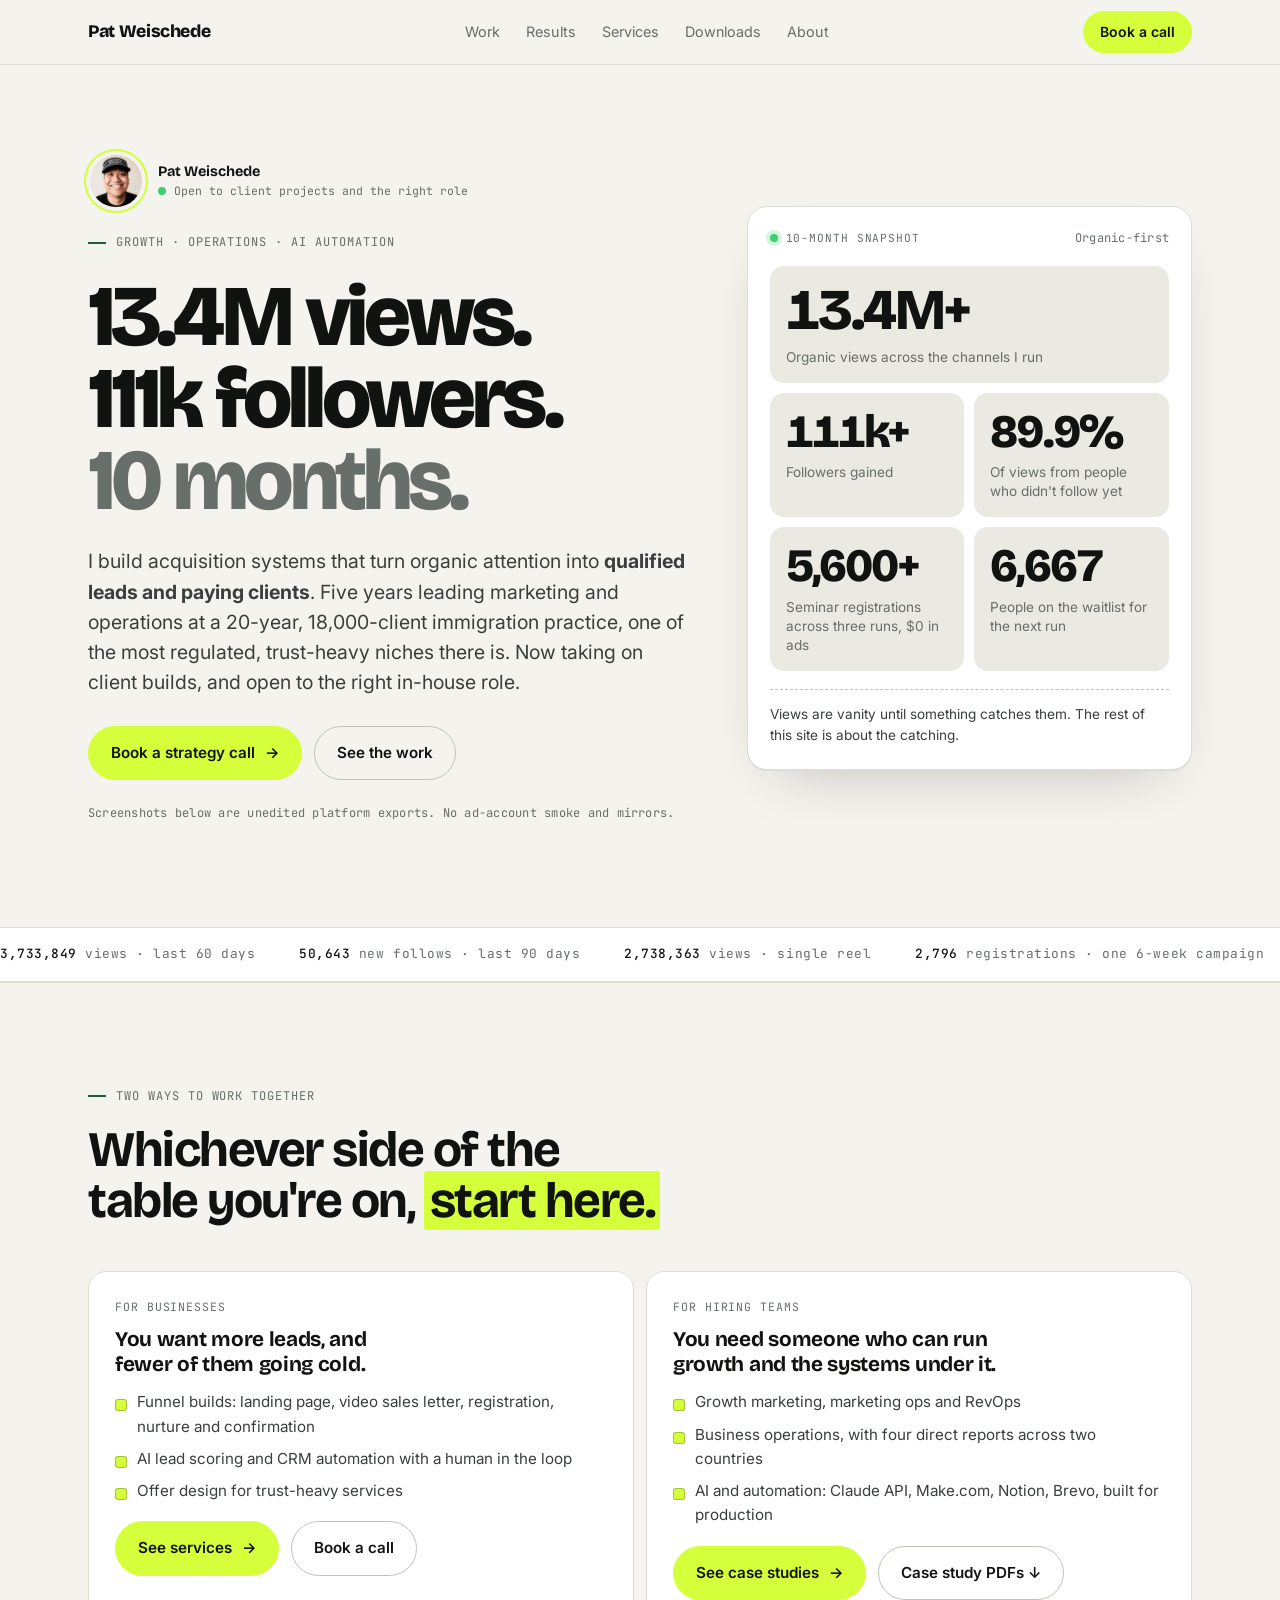
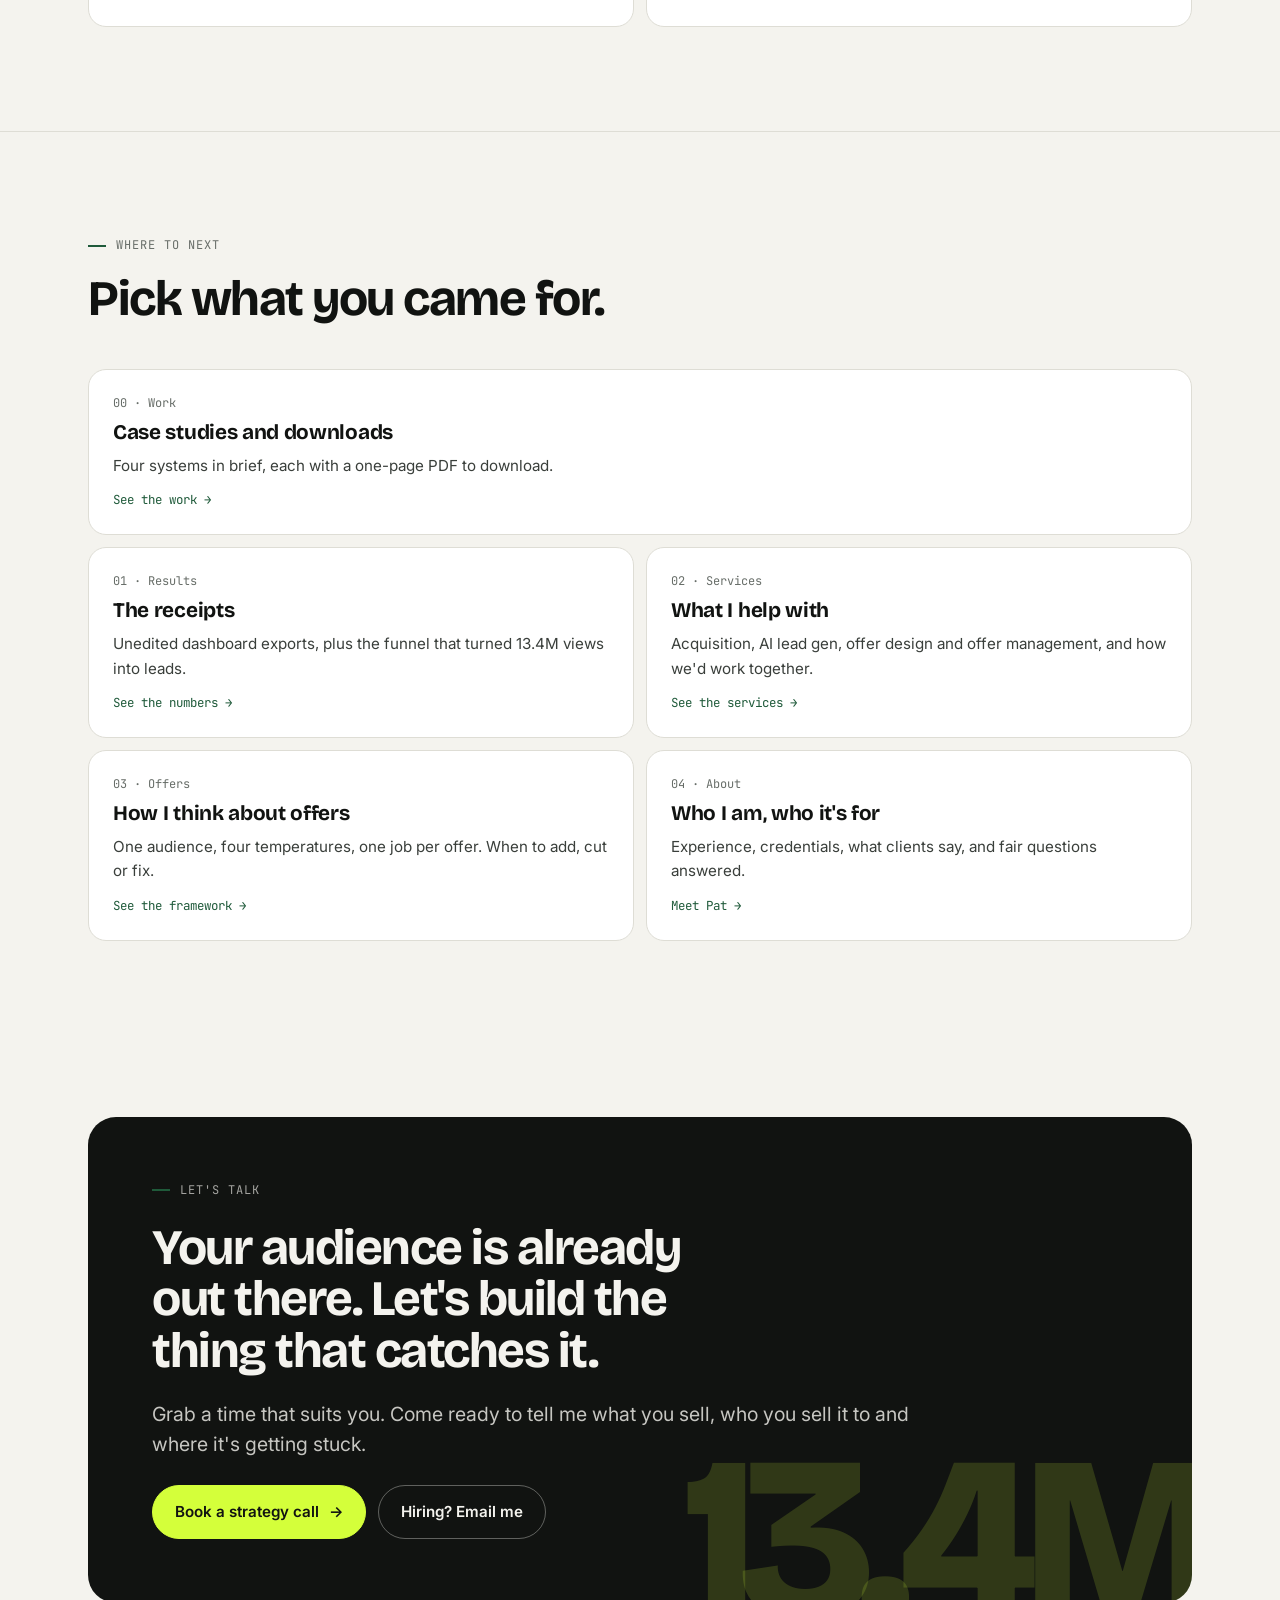
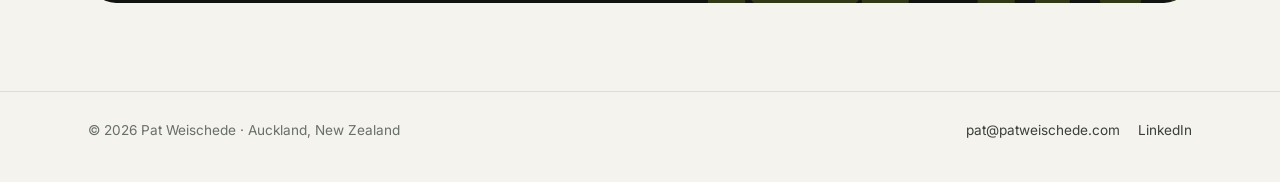
<file: index.html>
<!DOCTYPE html>
<html lang="en-NZ">
<head>
<meta charset="utf-8">
<meta name="viewport" content="width=device-width, initial-scale=1">
<title>Pat Weischede</title>
<meta name="description" content="Pat Weischede builds acquisition systems that turn organic attention into paying clients: 13.4M organic views, 5,600+ seminar registrations and AI lead grading in production, with $0 in ads. Available for client projects and growth, operations and AI automation roles.">
<meta property="og:title" content="13.4M views. 111k followers. 10 months. — Pat Weischede">
<meta property="og:description" content="Acquisition, offer design and AI lead gen for coaches, consultants, advisors and growing businesses.">
<meta property="og:type" content="website">
<meta property="og:url" content="https://patweischede.com">
<meta property="og:image" content="https://patweischede.com/og-image.jpg">
<meta name="twitter:card" content="summary_large_image">
<link rel="canonical" href="https://patweischede.com">
<link rel="icon" type="image/svg+xml" href="data:image/svg+xml,<svg xmlns='http://www.w3.org/2000/svg' viewBox='0 0 100 100'><rect width='100' height='100' rx='22' fill='%23111311'/><text x='50' y='68' font-family='Arial' font-weight='700' font-size='52' text-anchor='middle' fill='%23D4FF3A'>P</text></svg>">
<link rel="preconnect" href="https://fonts.googleapis.com">
<link rel="preconnect" href="https://fonts.gstatic.com" crossorigin>
<link rel="stylesheet" href="https://fonts.googleapis.com/css2?family=Bricolage+Grotesque:opsz,wght@12..96,500..800&family=Inter:wght@400;500;600&family=JetBrains+Mono:wght@400;500&display=swap">
<link rel="stylesheet" href="styles.css">
</head>
<body>
<div class="progress" aria-hidden="true"></div>

<div class="nav-bar">
  <nav class="wrap nav" aria-label="Primary">
    <a class="brand" href="index.html" aria-current="page">Pat Weischede</a>
    <div class="nav-links">
      <a href="work.html">Work</a>
      <a href="results.html">Results</a>
      <a href="services.html">Services</a>
      <a href="work.html#documents">Downloads</a>
      <a href="about.html">About</a>
    </div>
    <a class="btn btn-primary" href="https://cal.com/patweischede/strategy-call" target="_blank" rel="noopener">Book a call</a>
  </nav>
</div>

<main id="top">

  <header class="wrap hero">
    <div class="hero-grid">
      <div class="hero-copy">
        <div class="avail">
          <span class="avatar"><img src="assets/pat.jpg" width="56" height="56" alt="Pat Weischede smiling"></span>
          <span class="avail-text"><b>Pat Weischede</b><span class="avail-status"><i aria-hidden="true"></i>Open to client projects and the right role</span></span>
        </div>
        <span class="kicker">Growth · Operations · AI automation</span>
        <h1>
          <span class="line">13.4M views.</span>
          <span class="line">111k followers.</span>
          <span class="line dim">10 months.</span>
        </h1>
        <p class="lede">
          I build acquisition systems that turn organic attention into <strong>qualified leads and paying clients</strong>. Five years leading marketing and operations at a 20-year, 18,000-client immigration practice, one of the most regulated, trust-heavy niches there is. Now taking on client builds, and open to the right in-house role.
        </p>
        <div class="cta-row">
          <a class="btn btn-primary shine" href="https://cal.com/patweischede/strategy-call" target="_blank" rel="noopener">Book a strategy call <span class="arr" aria-hidden="true">→</span></a>
          <a class="btn btn-ghost" href="work.html">See the work</a>
        </div>
        <span class="fine">Screenshots below are unedited platform exports. No ad-account smoke and mirrors.</span>
      </div>

      <aside class="receipt" aria-label="Results summary">
        <div class="receipt-top">
          <span class="live">10-month snapshot</span>
          <span class="fine">Organic-first</span>
        </div>
        <div class="big-stats">
          <div class="big-stat wide">
            <div class="fig" data-count="13.4" data-suffix="M+" data-decimals="1">13.4M+</div>
            <div class="cap">Organic views across the channels I run</div>
          </div>
          <div class="big-stat">
            <div class="fig" data-count="111" data-suffix="k+">111k+</div>
            <div class="cap">Followers gained</div>
          </div>
          <div class="big-stat">
            <div class="fig" data-count="89.9" data-suffix="%" data-decimals="1">89.9%</div>
            <div class="cap">Of views from people who didn't follow yet</div>
          </div>
          <div class="big-stat">
            <div class="fig" data-count="5600" data-suffix="+">5,600+</div>
            <div class="cap">Seminar registrations across three runs, $0 in ads</div>
          </div>
          <div class="big-stat">
            <div class="fig" data-count="6667" data-suffix="">6,667</div>
            <div class="cap">People on the waitlist for the next run</div>
          </div>
        </div>
        <div class="receipt-foot">Views are vanity until something catches them. The rest of this site is about the catching.</div>
      </aside>
    </div>
  </header>

  <div class="ticker" aria-hidden="true">
    <div class="ticker-track">
      <span><b>3,733,849</b> views · last 60 days</span>
      <span><b>50,643</b> new follows · last 90 days</span>
      <span><b>2,738,363</b> views · single reel</span>
      <span><b>2,796</b> registrations · one 6-week campaign</span>
      <span><b>$0</b> media spend · three campaigns</span>
      <span><b>A / B / C</b> AI lead grading · live</span>
      <span><b>3 hrs → 30 min</b> per deliverable with AI</span>
      <span><b>Days → instant</b> booking confirmation</span>
      <span><b>3,733,849</b> views · last 60 days</span>
      <span><b>50,643</b> new follows · last 90 days</span>
      <span><b>2,738,363</b> views · single reel</span>
      <span><b>2,796</b> registrations · one 6-week campaign</span>
      <span><b>$0</b> media spend · three campaigns</span>
      <span><b>A / B / C</b> AI lead grading · live</span>
      <span><b>3 hrs → 30 min</b> per deliverable with AI</span>
      <span><b>Days → instant</b> booking confirmation</span>
    </div>
  </div>

  <section class="sec">
    <div class="wrap">
      <div class="sec-head reveal">
        <span class="kicker">Two ways to work together</span>
        <h2>Whichever side of the table you're on, <span class="mark">start here.</span></h2>
      </div>
      <div class="paths">
        <article class="path reveal">
          <span class="who-tag">For businesses</span>
          <h3>You want more leads, and fewer of them going cold.</h3>
          <ul>
            <li>Funnel builds: landing page, video sales letter, registration, nurture and confirmation</li>
            <li>AI lead scoring and CRM automation with a human in the loop</li>
            <li>Offer design for trust-heavy services</li>
          </ul>
          <div class="cta-row">
            <a class="btn btn-primary" href="services.html">See services <span class="arr" aria-hidden="true">→</span></a>
            <a class="btn btn-ghost" href="https://cal.com/patweischede/strategy-call" target="_blank" rel="noopener">Book a call</a>
          </div>
        </article>
        <article class="path reveal">
          <span class="who-tag">For hiring teams</span>
          <h3>You need someone who can run growth and the systems under it.</h3>
          <ul>
            <li>Growth marketing, marketing ops and RevOps</li>
            <li>Business operations, with four direct reports across two countries</li>
            <li>AI and automation: Claude API, Make.com, Notion, Brevo, built for production</li>
          </ul>
          <div class="cta-row">
            <a class="btn btn-primary" href="work.html">See case studies <span class="arr" aria-hidden="true">→</span></a>
            <a class="btn btn-ghost" href="work.html#documents">Case study PDFs ↓</a>
          </div>
        </article>
      </div>
    </div>
  </section>

  <!-- ================= DIRECTORY ================= -->
  <section class="sec">
    <div class="wrap">
      <div class="sec-head reveal">
        <span class="kicker">Where to next</span>
        <h2>Pick what you came for.</h2>
      </div>
      <nav class="dir" aria-label="Site sections">
        <a class="reveal" href="work.html"><span class="n">00 · Work</span><h3>Case studies and downloads</h3><p>Four systems in brief, each with a one-page PDF to download.</p><span class="go">See the work →</span></a>
        <a class="reveal" href="results.html"><span class="n">01 · Results</span><h3>The receipts</h3><p>Unedited dashboard exports, plus the funnel that turned 13.4M views into leads.</p><span class="go">See the numbers →</span></a>
        <a class="reveal" href="services.html"><span class="n">02 · Services</span><h3>What I help with</h3><p>Acquisition, AI lead gen, offer design and offer management, and how we'd work together.</p><span class="go">See the services →</span></a>
        <a class="reveal" href="offers.html"><span class="n">03 · Offers</span><h3>How I think about offers</h3><p>One audience, four temperatures, one job per offer. When to add, cut or fix.</p><span class="go">See the framework →</span></a>
        <a class="reveal" href="about.html"><span class="n">04 · About</span><h3>Who I am, who it's for</h3><p>Experience, credentials, what clients say, and fair questions answered.</p><span class="go">Meet Pat →</span></a>
      </nav>
    </div>
  </section>


  <section class="wrap final">
    <div class="final-card reveal">
      <span class="bigfig" aria-hidden="true">13.4M</span>
      <span class="kicker" style="color:color-mix(in srgb, var(--ground) 65%, transparent)">Let's talk</span>
      <h2>Your audience is already out there. Let's build the thing that catches it.</h2>
      <p class="lede" style="color:inherit; opacity:0.8">Grab a time that suits you. Come ready to tell me what you sell, who you sell it to and where it's getting stuck.</p>
      <div class="cta-row">
        <a class="btn btn-primary" href="https://cal.com/patweischede/strategy-call" target="_blank" rel="noopener">Book a strategy call <span class="arr" aria-hidden="true">→</span></a>
        <a class="btn btn-ghost" href="mailto:pat@patweischede.com?subject=Role%20enquiry">Hiring? Email me</a>
      </div>
    </div>
  </section>

</main>

<footer>
  <div class="wrap foot">
    <span>© 2026 Pat Weischede · Auckland, New Zealand</span>
    <span class="foot-links">
      <a href="mailto:pat@patweischede.com">pat@patweischede.com</a>
      <a href="https://www.linkedin.com/in/patrick-weischede-8a31b01b9/" rel="noopener">LinkedIn</a>
    </span>
  </div>
</footer>

<script src="site.js"></script>
</body>
</html>
</file>
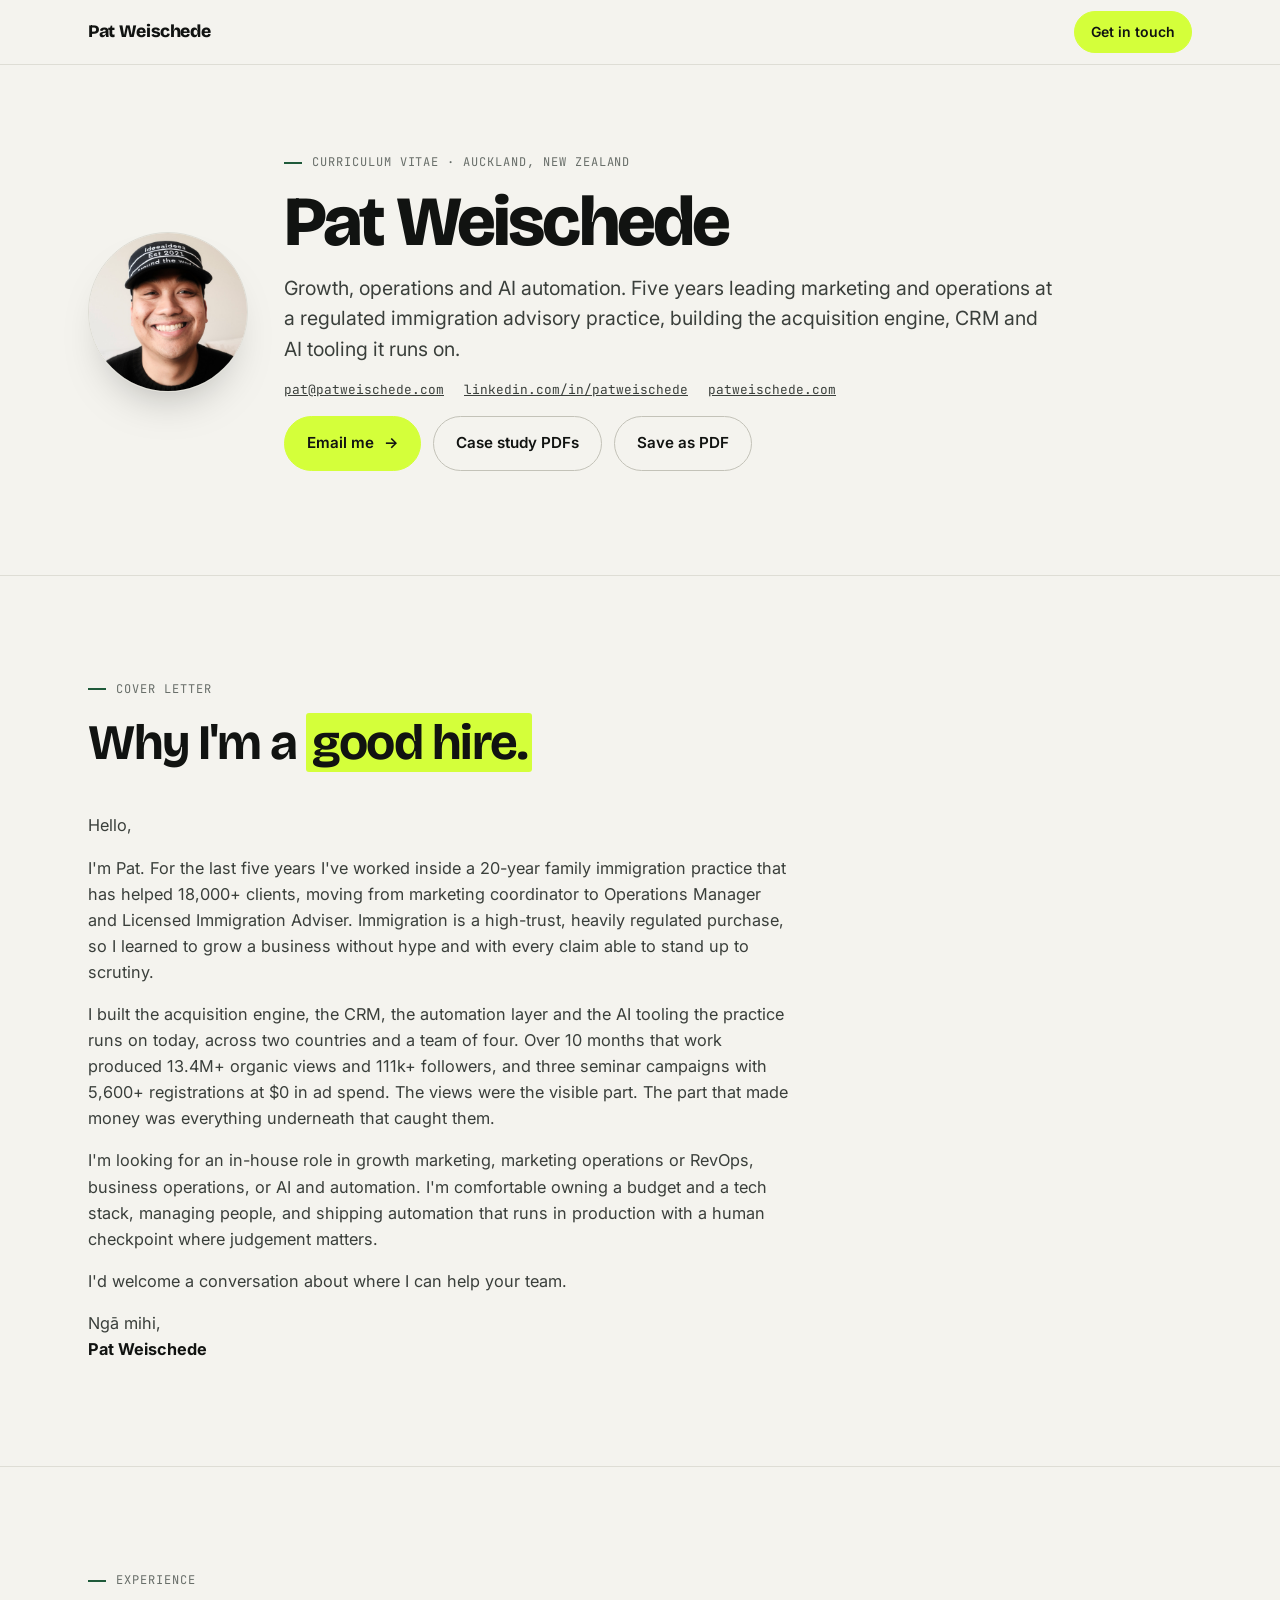
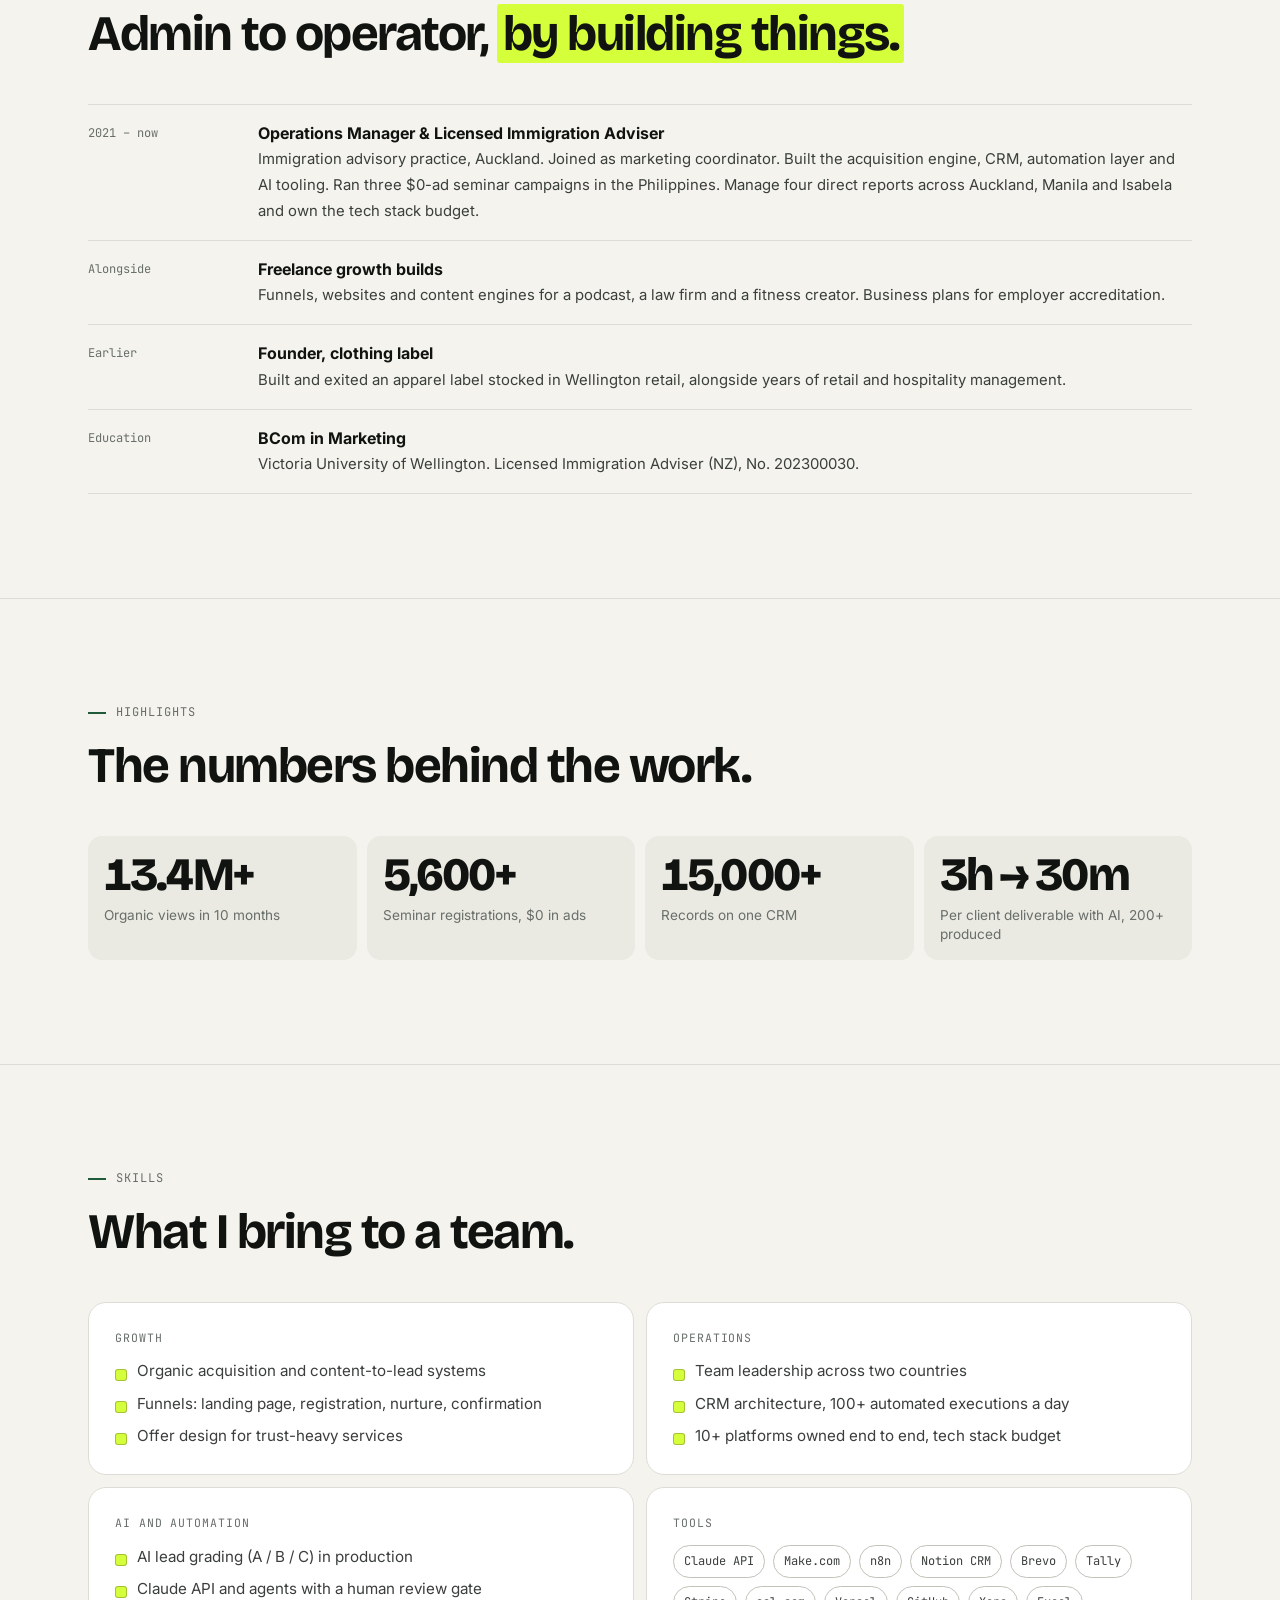
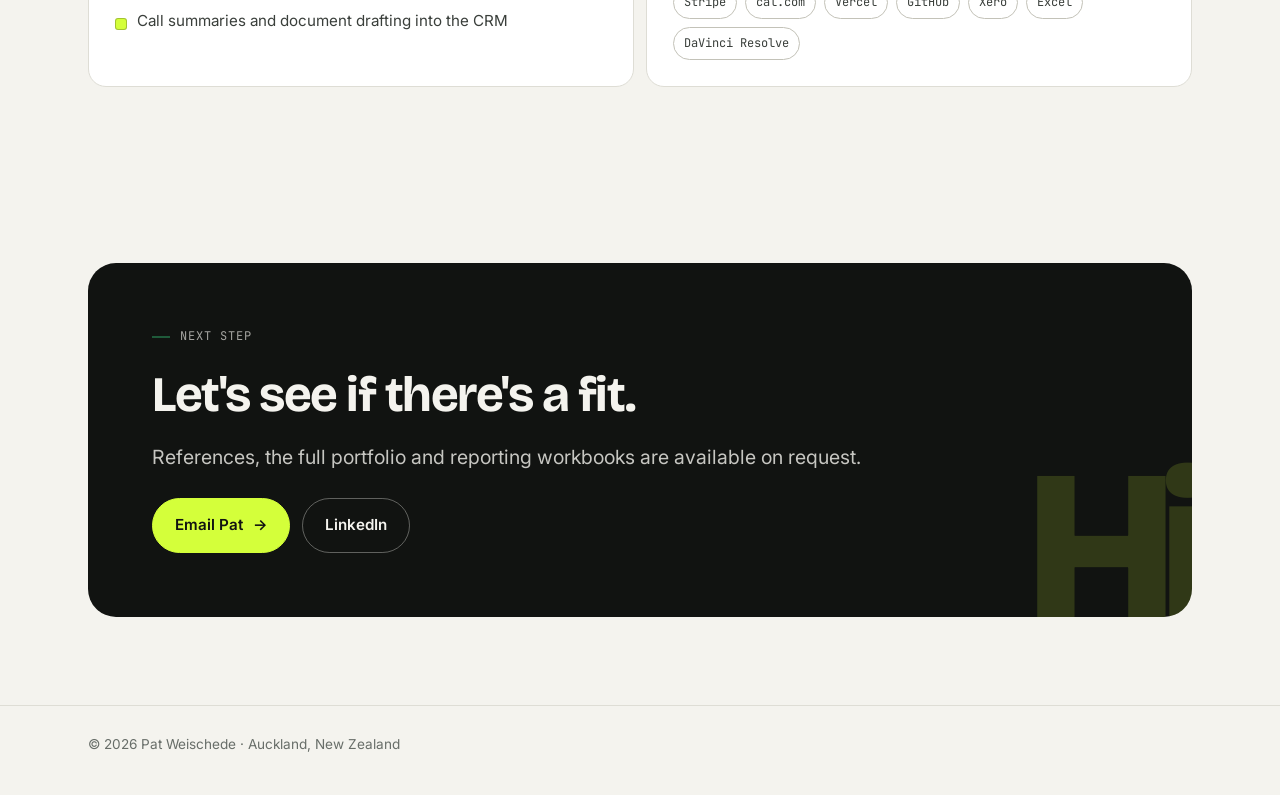
<file: cv-k7m2/index.html>
<!DOCTYPE html>
<html lang="en-NZ">
<head>
<meta charset="utf-8">
<meta name="viewport" content="width=device-width, initial-scale=1">
<title>Pat Weischede — CV</title>
<meta name="robots" content="noindex, nofollow, noarchive">
<meta name="description" content="CV and cover letter for Pat Weischede.">
<link rel="icon" type="image/svg+xml" href="data:image/svg+xml,<svg xmlns='http://www.w3.org/2000/svg' viewBox='0 0 100 100'><rect width='100' height='100' rx='22' fill='%23111311'/><text x='50' y='68' font-family='Arial' font-weight='700' font-size='52' text-anchor='middle' fill='%23D4FF3A'>P</text></svg>">
<link rel="preconnect" href="https://fonts.googleapis.com">
<link rel="preconnect" href="https://fonts.gstatic.com" crossorigin>
<link rel="stylesheet" href="https://fonts.googleapis.com/css2?family=Bricolage+Grotesque:opsz,wght@12..96,500..800&family=Inter:wght@400;500;600&family=JetBrains+Mono:wght@400;500&display=swap">
<link rel="stylesheet" href="../styles.css">
<style>
  .cv-head { display: grid; gap: 24px; align-items: center; }
  @media (min-width: 760px) { .cv-head { grid-template-columns: 160px minmax(0, 1fr); gap: 36px; } }
  .cv-head .portrait { width: 160px; transform: none; border-radius: 50%; }
  .cv-head h1 { font-weight: 800; font-size: clamp(2.4rem, 1.4rem + 4vw, 4.2rem); line-height: 0.98; letter-spacing: -0.04em; }
  .cv-contact { display: flex; flex-wrap: wrap; gap: 6px 20px; font-family: var(--mono); font-size: 0.8rem; color: var(--muted); }
  .cv-contact a { color: var(--ink-soft); }
  .letter { display: grid; gap: 16px; max-width: 70ch; }
  .letter p { max-width: none; font-size: 1.02rem; }
  .cv-skills { display: grid; gap: 12px; }
  @media (min-width: 760px) { .cv-skills { grid-template-columns: 1fr 1fr; } }
  .actions { display: flex; flex-wrap: wrap; gap: 12px; }
  @media print {
    .nav-bar, .progress, .actions, .final, footer { display: none !important; }
    body { background: #fff; color: #000; }
    .reveal { opacity: 1 !important; transform: none !important; }
    .sec { padding-block: 24px; break-inside: avoid; }
  }
</style>
</head>
<body>
<div class="progress" aria-hidden="true"></div>

<div class="nav-bar">
  <nav class="wrap nav" aria-label="Primary">
    <a class="brand" href="../index.html">Pat Weischede</a>
    <a class="btn btn-primary" href="mailto:pat@patweischede.com?subject=Role%20enquiry">Get in touch</a>
  </nav>
</div>

<main id="top">

  <header class="wrap sec first">
    <div class="cv-head">
      <figure class="portrait"><img src="../assets/pat.jpg" width="900" height="900" alt="Pat Weischede smiling"></figure>
      <div style="display:grid; gap:16px">
        <span class="kicker">Curriculum vitae · Auckland, New Zealand</span>
        <h1>Pat Weischede</h1>
        <p class="lede">Growth, operations and AI automation. Five years leading marketing and operations at a regulated immigration advisory practice, building the acquisition engine, CRM and AI tooling it runs on.</p>
        <div class="cv-contact">
          <a href="mailto:pat@patweischede.com">pat@patweischede.com</a>
          <a href="https://www.linkedin.com/in/patweischede" rel="noopener">linkedin.com/in/patweischede</a>
          <a href="../index.html">patweischede.com</a>
        </div>
        <div class="actions">
          <a class="btn btn-primary shine" href="mailto:pat@patweischede.com?subject=Role%20enquiry">Email me <span class="arr" aria-hidden="true">→</span></a>
          <a class="btn btn-ghost" href="../work.html#documents">Case study PDFs</a>
          <a class="btn btn-ghost" href="#" onclick="window.print(); return false;">Save as PDF</a>
        </div>
      </div>
    </div>
  </header>

  <section class="sec" id="letter">
    <div class="wrap">
      <div class="sec-head reveal">
        <span class="kicker">Cover letter</span>
        <h2>Why I'm a <span class="mark">good hire.</span></h2>
      </div>
      <div class="letter reveal">
        <p>Hello,</p>
        <p>I'm Pat. For the last five years I've worked inside a 20-year family immigration practice that has helped 18,000+ clients, moving from marketing coordinator to Operations Manager and Licensed Immigration Adviser. Immigration is a high-trust, heavily regulated purchase, so I learned to grow a business without hype and with every claim able to stand up to scrutiny.</p>
        <p>I built the acquisition engine, the CRM, the automation layer and the AI tooling the practice runs on today, across two countries and a team of four. Over 10 months that work produced 13.4M+ organic views and 111k+ followers, and three seminar campaigns with 5,600+ registrations at $0 in ad spend. The views were the visible part. The part that made money was everything underneath that caught them.</p>
        <p>I'm looking for an in-house role in growth marketing, marketing operations or RevOps, business operations, or AI and automation. I'm comfortable owning a budget and a tech stack, managing people, and shipping automation that runs in production with a human checkpoint where judgement matters.</p>
        <p>I'd welcome a conversation about where I can help your team.</p>
        <p>Ngā mihi,<br><b style="color:var(--ink)">Pat Weischede</b></p>
      </div>
    </div>
  </section>

  <section class="sec" id="experience">
    <div class="wrap">
      <div class="sec-head reveal">
        <span class="kicker">Experience</span>
        <h2>Admin to operator, <span class="mark">by building things.</span></h2>
      </div>
      <ol class="timeline reveal">
        <li><span class="when">2021 – now</span><span><b>Operations Manager &amp; Licensed Immigration Adviser</b><span class="d">Immigration advisory practice, Auckland. Joined as marketing coordinator. Built the acquisition engine, CRM, automation layer and AI tooling. Ran three $0-ad seminar campaigns in the Philippines. Manage four direct reports across Auckland, Manila and Isabela and own the tech stack budget.</span></span></li>
        <li><span class="when">Alongside</span><span><b>Freelance growth builds</b><span class="d">Funnels, websites and content engines for a podcast, a law firm and a fitness creator. Business plans for employer accreditation.</span></span></li>
        <li><span class="when">Earlier</span><span><b>Founder, clothing label</b><span class="d">Built and exited an apparel label stocked in Wellington retail, alongside years of retail and hospitality management.</span></span></li>
        <li><span class="when">Education</span><span><b>BCom in Marketing</b><span class="d">Victoria University of Wellington. Licensed Immigration Adviser (NZ), No. 202300030.</span></span></li>
      </ol>
    </div>
  </section>

  <section class="sec" id="highlights">
    <div class="wrap">
      <div class="sec-head reveal">
        <span class="kicker">Highlights</span>
        <h2>The numbers behind the work.</h2>
      </div>
      <div class="big-stats reveal" style="grid-template-columns: repeat(auto-fit, minmax(200px, 1fr))">
        <div class="big-stat"><div class="fig" data-count="13.4" data-suffix="M+" data-decimals="1">13.4M+</div><div class="cap">Organic views in 10 months</div></div>
        <div class="big-stat"><div class="fig" data-count="5600" data-suffix="+">5,600+</div><div class="cap">Seminar registrations, $0 in ads</div></div>
        <div class="big-stat"><div class="fig" data-count="15000" data-suffix="+">15,000+</div><div class="cap">Records on one CRM</div></div>
        <div class="big-stat"><div class="fig">3h → 30m</div><div class="cap">Per client deliverable with AI, 200+ produced</div></div>
      </div>
    </div>
  </section>

  <section class="sec" id="skills">
    <div class="wrap">
      <div class="sec-head reveal">
        <span class="kicker">Skills</span>
        <h2>What I bring to a team.</h2>
      </div>
      <div class="cv-skills">
        <article class="path reveal"><span class="who-tag">Growth</span><ul><li>Organic acquisition and content-to-lead systems</li><li>Funnels: landing page, registration, nurture, confirmation</li><li>Offer design for trust-heavy services</li></ul></article>
        <article class="path reveal"><span class="who-tag">Operations</span><ul><li>Team leadership across two countries</li><li>CRM architecture, 100+ automated executions a day</li><li>10+ platforms owned end to end, tech stack budget</li></ul></article>
        <article class="path reveal"><span class="who-tag">AI and automation</span><ul><li>AI lead grading (A / B / C) in production</li><li>Claude API and agents with a human review gate</li><li>Call summaries and document drafting into the CRM</li></ul></article>
        <article class="path reveal"><span class="who-tag">Tools</span><div class="tools"><span>Claude API</span><span>Make.com</span><span>n8n</span><span>Notion CRM</span><span>Brevo</span><span>Tally</span><span>Stripe</span><span>cal.com</span><span>Vercel</span><span>GitHub</span><span>Xero</span><span>Excel</span><span>DaVinci Resolve</span></div></article>
      </div>
    </div>
  </section>

  <section class="wrap final">
    <div class="final-card reveal">
      <span class="bigfig" aria-hidden="true">Hi</span>
      <span class="kicker" style="color:color-mix(in srgb, var(--ground) 65%, transparent)">Next step</span>
      <h2>Let's see if there's a fit.</h2>
      <p class="lede" style="color:inherit; opacity:0.8">References, the full portfolio and reporting workbooks are available on request.</p>
      <div class="cta-row">
        <a class="btn btn-primary shine" href="mailto:pat@patweischede.com?subject=Role%20enquiry">Email Pat <span class="arr" aria-hidden="true">→</span></a>
        <a class="btn btn-ghost" href="https://www.linkedin.com/in/patweischede" rel="noopener">LinkedIn</a>
      </div>
    </div>
  </section>

</main>

<footer>
  <div class="wrap foot">
    <span>© 2026 Pat Weischede · Auckland, New Zealand</span>
  </div>
</footer>

<script src="../site.js"></script>
</body>
</html>
</file>
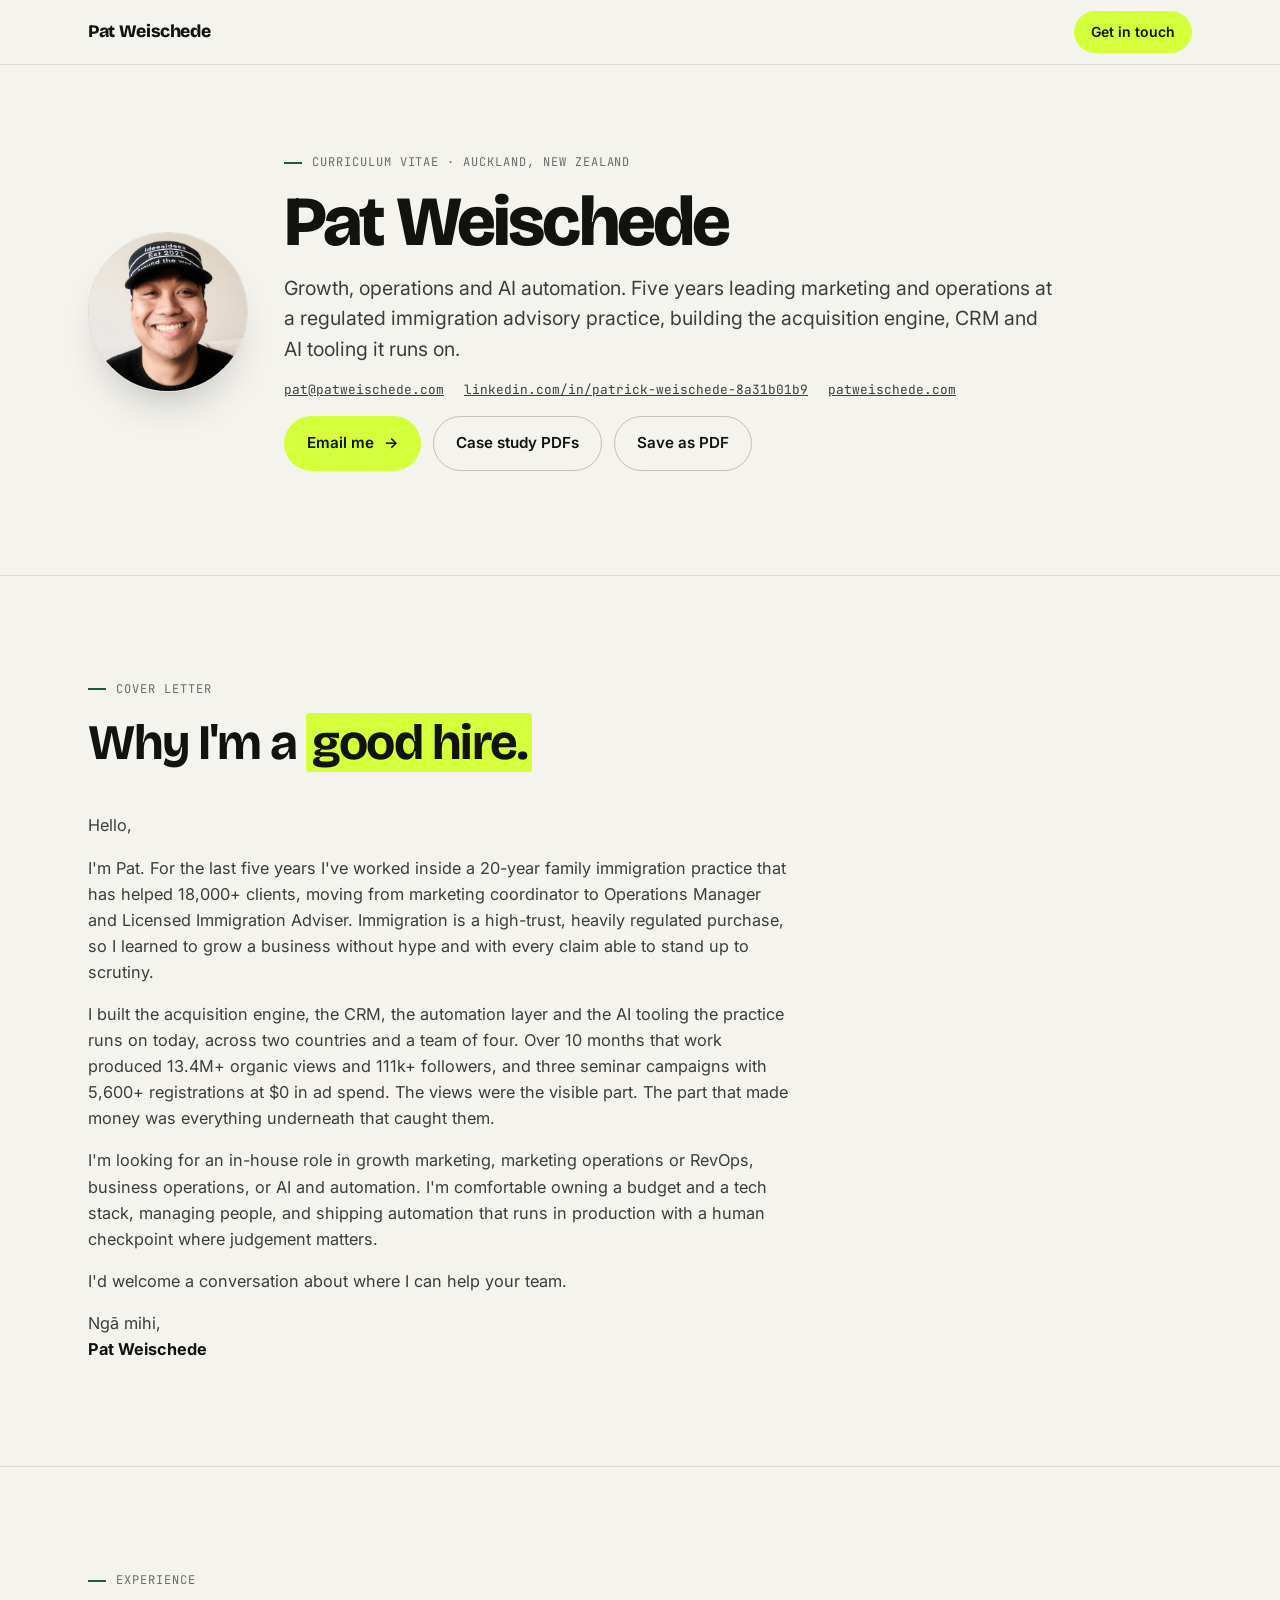
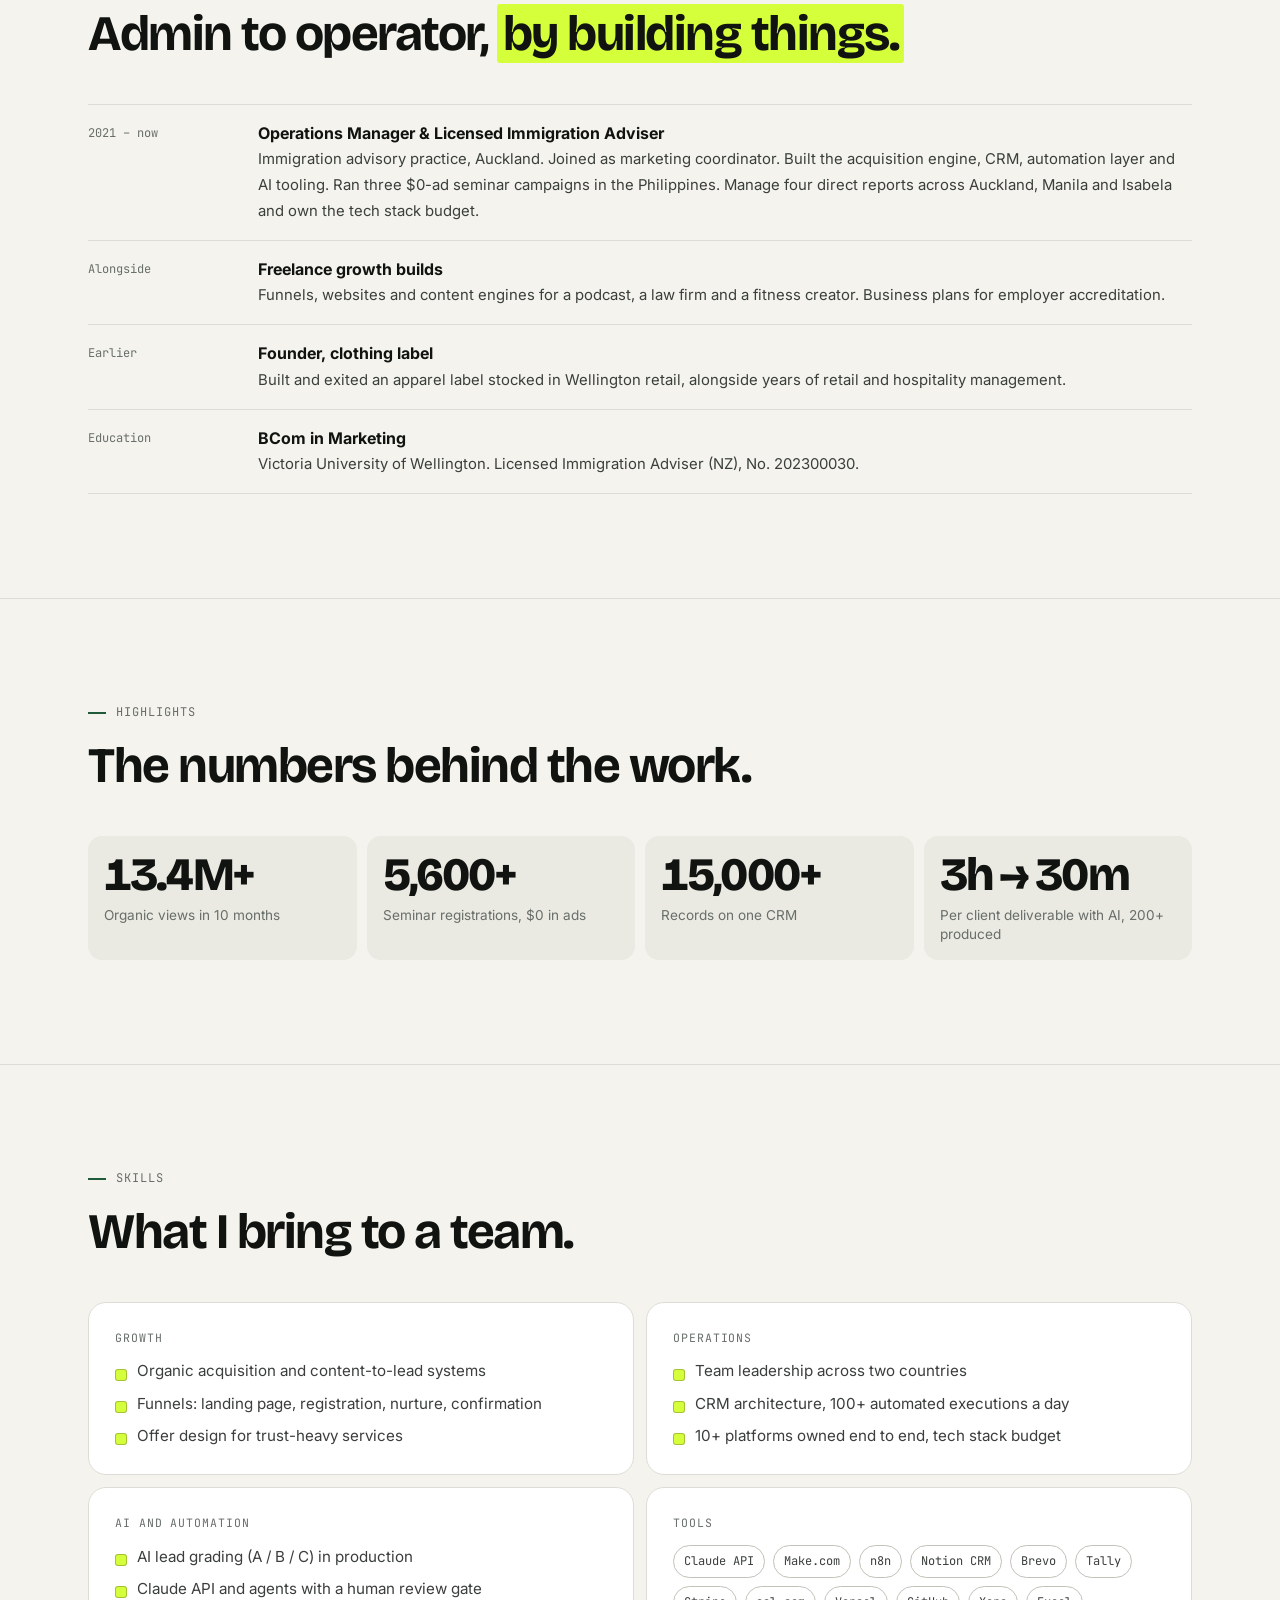
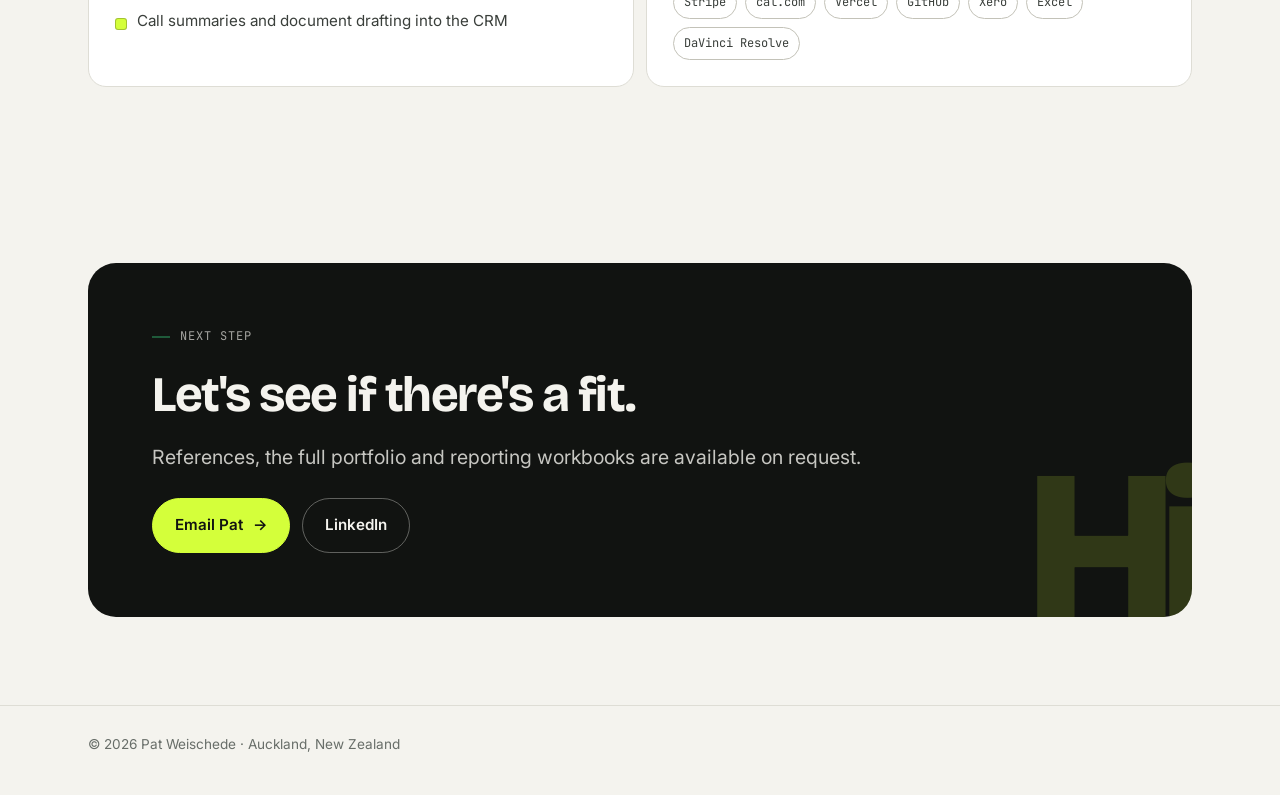
<file: resume/index.html>
<!DOCTYPE html>
<html lang="en-NZ">
<head>
<meta charset="utf-8">
<meta name="viewport" content="width=device-width, initial-scale=1">
<title>Pat Weischede — CV</title>
<meta name="robots" content="noindex, nofollow, noarchive">
<meta name="description" content="CV and cover letter for Pat Weischede.">
<link rel="icon" type="image/svg+xml" href="data:image/svg+xml,<svg xmlns='http://www.w3.org/2000/svg' viewBox='0 0 100 100'><rect width='100' height='100' rx='22' fill='%23111311'/><text x='50' y='68' font-family='Arial' font-weight='700' font-size='52' text-anchor='middle' fill='%23D4FF3A'>P</text></svg>">
<link rel="preconnect" href="https://fonts.googleapis.com">
<link rel="preconnect" href="https://fonts.gstatic.com" crossorigin>
<link rel="stylesheet" href="https://fonts.googleapis.com/css2?family=Bricolage+Grotesque:opsz,wght@12..96,500..800&family=Inter:wght@400;500;600&family=JetBrains+Mono:wght@400;500&display=swap">
<link rel="stylesheet" href="../styles.css">
<style>
  .cv-head { display: grid; gap: 24px; align-items: center; }
  @media (min-width: 760px) { .cv-head { grid-template-columns: 160px minmax(0, 1fr); gap: 36px; } }
  .cv-head .portrait { width: 160px; transform: none; border-radius: 50%; }
  .cv-head h1 { font-weight: 800; font-size: clamp(2.4rem, 1.4rem + 4vw, 4.2rem); line-height: 0.98; letter-spacing: -0.04em; }
  .cv-contact { display: flex; flex-wrap: wrap; gap: 6px 20px; font-family: var(--mono); font-size: 0.8rem; color: var(--muted); }
  .cv-contact a { color: var(--ink-soft); }
  .letter { display: grid; gap: 16px; max-width: 70ch; }
  .letter p { max-width: none; font-size: 1.02rem; }
  .cv-skills { display: grid; gap: 12px; }
  @media (min-width: 760px) { .cv-skills { grid-template-columns: 1fr 1fr; } }
  .actions { display: flex; flex-wrap: wrap; gap: 12px; }
  @media print {
    .nav-bar, .progress, .actions, .final, footer { display: none !important; }
    body { background: #fff; color: #000; }
    .reveal { opacity: 1 !important; transform: none !important; }
    .sec { padding-block: 24px; break-inside: avoid; }
  }
</style>
</head>
<body>
<div class="progress" aria-hidden="true"></div>

<div class="nav-bar">
  <nav class="wrap nav" aria-label="Primary">
    <a class="brand" href="../index.html">Pat Weischede</a>
    <a class="btn btn-primary" href="mailto:pat@patweischede.com?subject=Role%20enquiry">Get in touch</a>
  </nav>
</div>

<main id="top">

  <header class="wrap sec first">
    <div class="cv-head">
      <figure class="portrait"><img src="../assets/pat.jpg" width="900" height="900" alt="Pat Weischede smiling"></figure>
      <div style="display:grid; gap:16px">
        <span class="kicker">Curriculum vitae · Auckland, New Zealand</span>
        <h1>Pat Weischede</h1>
        <p class="lede">Growth, operations and AI automation. Five years leading marketing and operations at a regulated immigration advisory practice, building the acquisition engine, CRM and AI tooling it runs on.</p>
        <div class="cv-contact">
          <a href="mailto:pat@patweischede.com">pat@patweischede.com</a>
          <a href="https://www.linkedin.com/in/patrick-weischede-8a31b01b9/" rel="noopener">linkedin.com/in/patrick-weischede-8a31b01b9</a>
          <a href="../index.html">patweischede.com</a>
        </div>
        <div class="actions">
          <a class="btn btn-primary shine" href="mailto:pat@patweischede.com?subject=Role%20enquiry">Email me <span class="arr" aria-hidden="true">→</span></a>
          <a class="btn btn-ghost" href="../work.html#documents">Case study PDFs</a>
          <a class="btn btn-ghost" href="#" onclick="window.print(); return false;">Save as PDF</a>
        </div>
      </div>
    </div>
  </header>

  <section class="sec" id="letter">
    <div class="wrap">
      <div class="sec-head reveal">
        <span class="kicker">Cover letter</span>
        <h2>Why I'm a <span class="mark">good hire.</span></h2>
      </div>
      <div class="letter reveal">
        <p>Hello,</p>
        <p>I'm Pat. For the last five years I've worked inside a 20-year family immigration practice that has helped 18,000+ clients, moving from marketing coordinator to Operations Manager and Licensed Immigration Adviser. Immigration is a high-trust, heavily regulated purchase, so I learned to grow a business without hype and with every claim able to stand up to scrutiny.</p>
        <p>I built the acquisition engine, the CRM, the automation layer and the AI tooling the practice runs on today, across two countries and a team of four. Over 10 months that work produced 13.4M+ organic views and 111k+ followers, and three seminar campaigns with 5,600+ registrations at $0 in ad spend. The views were the visible part. The part that made money was everything underneath that caught them.</p>
        <p>I'm looking for an in-house role in growth marketing, marketing operations or RevOps, business operations, or AI and automation. I'm comfortable owning a budget and a tech stack, managing people, and shipping automation that runs in production with a human checkpoint where judgement matters.</p>
        <p>I'd welcome a conversation about where I can help your team.</p>
        <p>Ngā mihi,<br><b style="color:var(--ink)">Pat Weischede</b></p>
      </div>
    </div>
  </section>

  <section class="sec" id="experience">
    <div class="wrap">
      <div class="sec-head reveal">
        <span class="kicker">Experience</span>
        <h2>Admin to operator, <span class="mark">by building things.</span></h2>
      </div>
      <ol class="timeline reveal">
        <li><span class="when">2021 – now</span><span><b>Operations Manager &amp; Licensed Immigration Adviser</b><span class="d">Immigration advisory practice, Auckland. Joined as marketing coordinator. Built the acquisition engine, CRM, automation layer and AI tooling. Ran three $0-ad seminar campaigns in the Philippines. Manage four direct reports across Auckland, Manila and Isabela and own the tech stack budget.</span></span></li>
        <li><span class="when">Alongside</span><span><b>Freelance growth builds</b><span class="d">Funnels, websites and content engines for a podcast, a law firm and a fitness creator. Business plans for employer accreditation.</span></span></li>
        <li><span class="when">Earlier</span><span><b>Founder, clothing label</b><span class="d">Built and exited an apparel label stocked in Wellington retail, alongside years of retail and hospitality management.</span></span></li>
        <li><span class="when">Education</span><span><b>BCom in Marketing</b><span class="d">Victoria University of Wellington. Licensed Immigration Adviser (NZ), No. 202300030.</span></span></li>
      </ol>
    </div>
  </section>

  <section class="sec" id="highlights">
    <div class="wrap">
      <div class="sec-head reveal">
        <span class="kicker">Highlights</span>
        <h2>The numbers behind the work.</h2>
      </div>
      <div class="big-stats reveal" style="grid-template-columns: repeat(auto-fit, minmax(200px, 1fr))">
        <div class="big-stat"><div class="fig" data-count="13.4" data-suffix="M+" data-decimals="1">13.4M+</div><div class="cap">Organic views in 10 months</div></div>
        <div class="big-stat"><div class="fig" data-count="5600" data-suffix="+">5,600+</div><div class="cap">Seminar registrations, $0 in ads</div></div>
        <div class="big-stat"><div class="fig" data-count="15000" data-suffix="+">15,000+</div><div class="cap">Records on one CRM</div></div>
        <div class="big-stat"><div class="fig">3h → 30m</div><div class="cap">Per client deliverable with AI, 200+ produced</div></div>
      </div>
    </div>
  </section>

  <section class="sec" id="skills">
    <div class="wrap">
      <div class="sec-head reveal">
        <span class="kicker">Skills</span>
        <h2>What I bring to a team.</h2>
      </div>
      <div class="cv-skills">
        <article class="path reveal"><span class="who-tag">Growth</span><ul><li>Organic acquisition and content-to-lead systems</li><li>Funnels: landing page, registration, nurture, confirmation</li><li>Offer design for trust-heavy services</li></ul></article>
        <article class="path reveal"><span class="who-tag">Operations</span><ul><li>Team leadership across two countries</li><li>CRM architecture, 100+ automated executions a day</li><li>10+ platforms owned end to end, tech stack budget</li></ul></article>
        <article class="path reveal"><span class="who-tag">AI and automation</span><ul><li>AI lead grading (A / B / C) in production</li><li>Claude API and agents with a human review gate</li><li>Call summaries and document drafting into the CRM</li></ul></article>
        <article class="path reveal"><span class="who-tag">Tools</span><div class="tools"><span>Claude API</span><span>Make.com</span><span>n8n</span><span>Notion CRM</span><span>Brevo</span><span>Tally</span><span>Stripe</span><span>cal.com</span><span>Vercel</span><span>GitHub</span><span>Xero</span><span>Excel</span><span>DaVinci Resolve</span></div></article>
      </div>
    </div>
  </section>

  <section class="wrap final">
    <div class="final-card reveal">
      <span class="bigfig" aria-hidden="true">Hi</span>
      <span class="kicker" style="color:color-mix(in srgb, var(--ground) 65%, transparent)">Next step</span>
      <h2>Let's see if there's a fit.</h2>
      <p class="lede" style="color:inherit; opacity:0.8">References, the full portfolio and reporting workbooks are available on request.</p>
      <div class="cta-row">
        <a class="btn btn-primary shine" href="mailto:pat@patweischede.com?subject=Role%20enquiry">Email Pat <span class="arr" aria-hidden="true">→</span></a>
        <a class="btn btn-ghost" href="https://www.linkedin.com/in/patrick-weischede-8a31b01b9/" rel="noopener">LinkedIn</a>
      </div>
    </div>
  </section>

</main>

<footer>
  <div class="wrap foot">
    <span>© 2026 Pat Weischede · Auckland, New Zealand</span>
  </div>
</footer>

<script src="../site.js"></script>
</body>
</html>
</file>
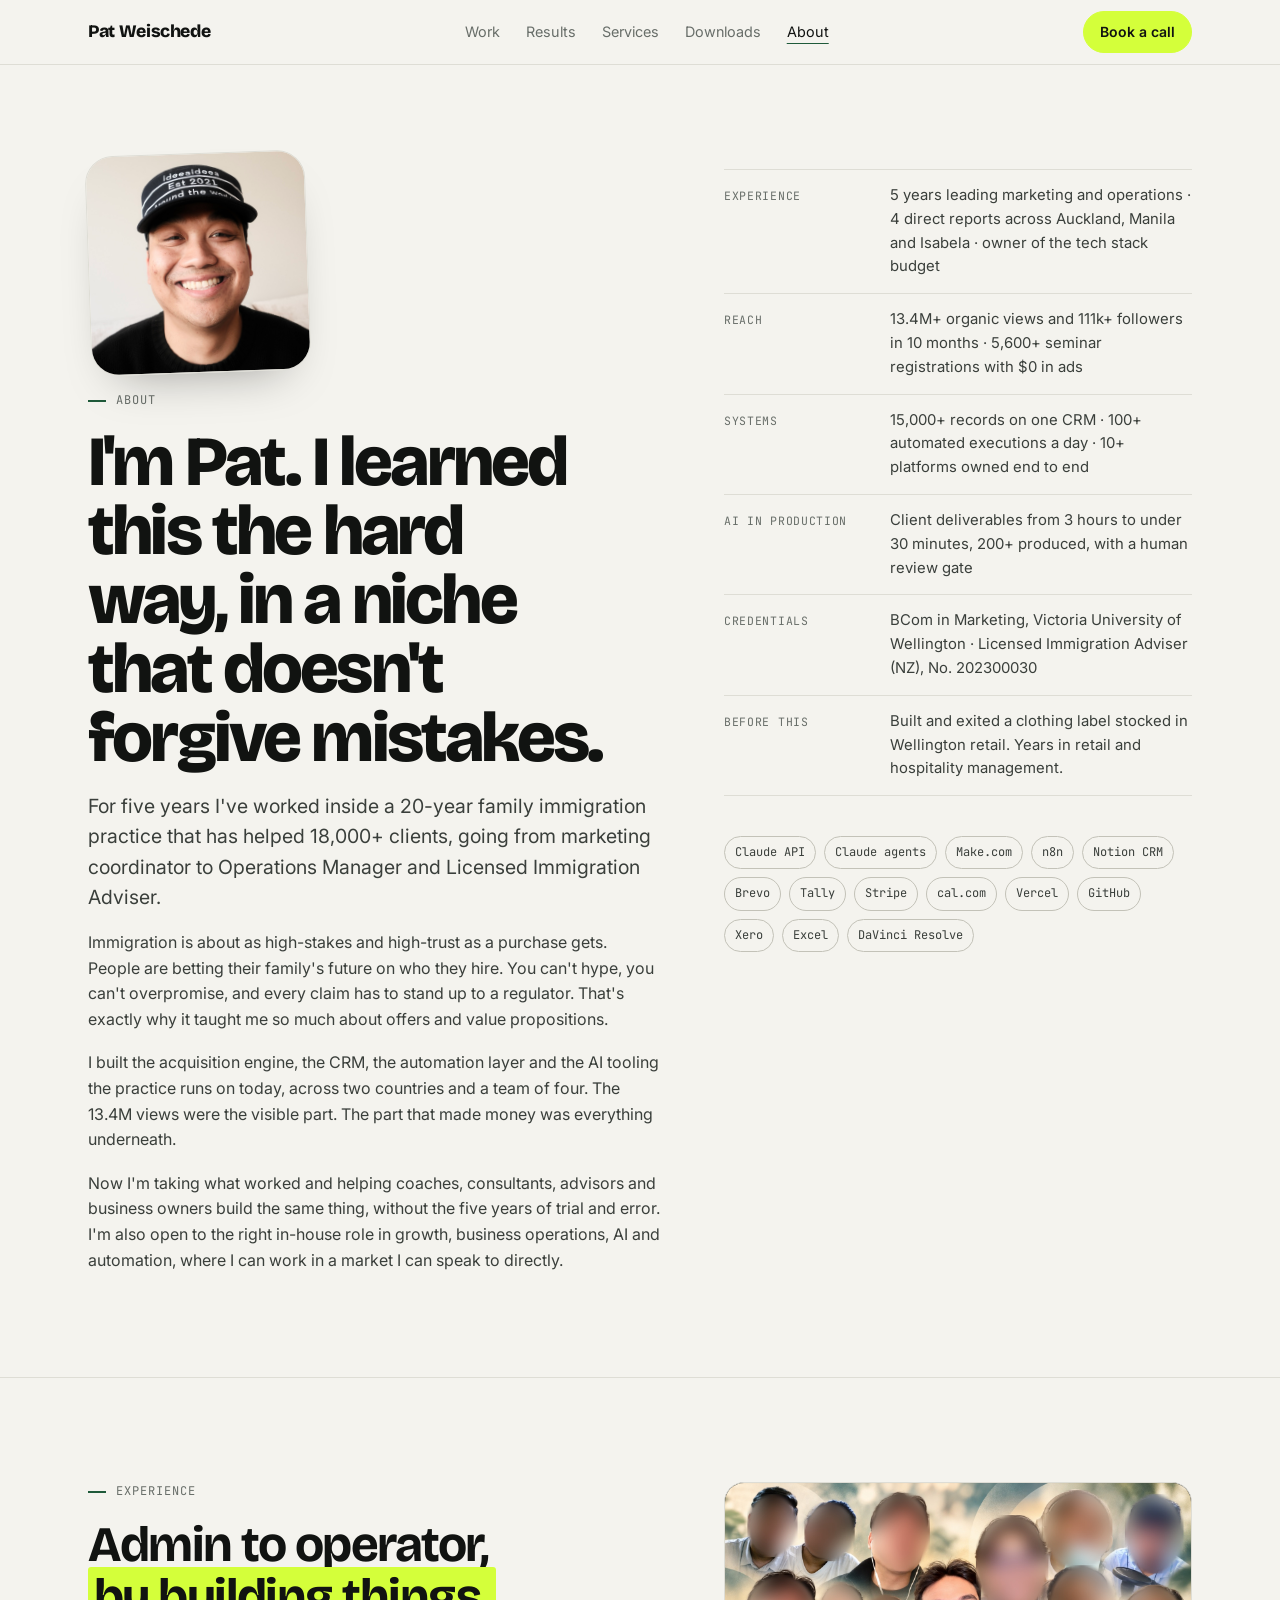
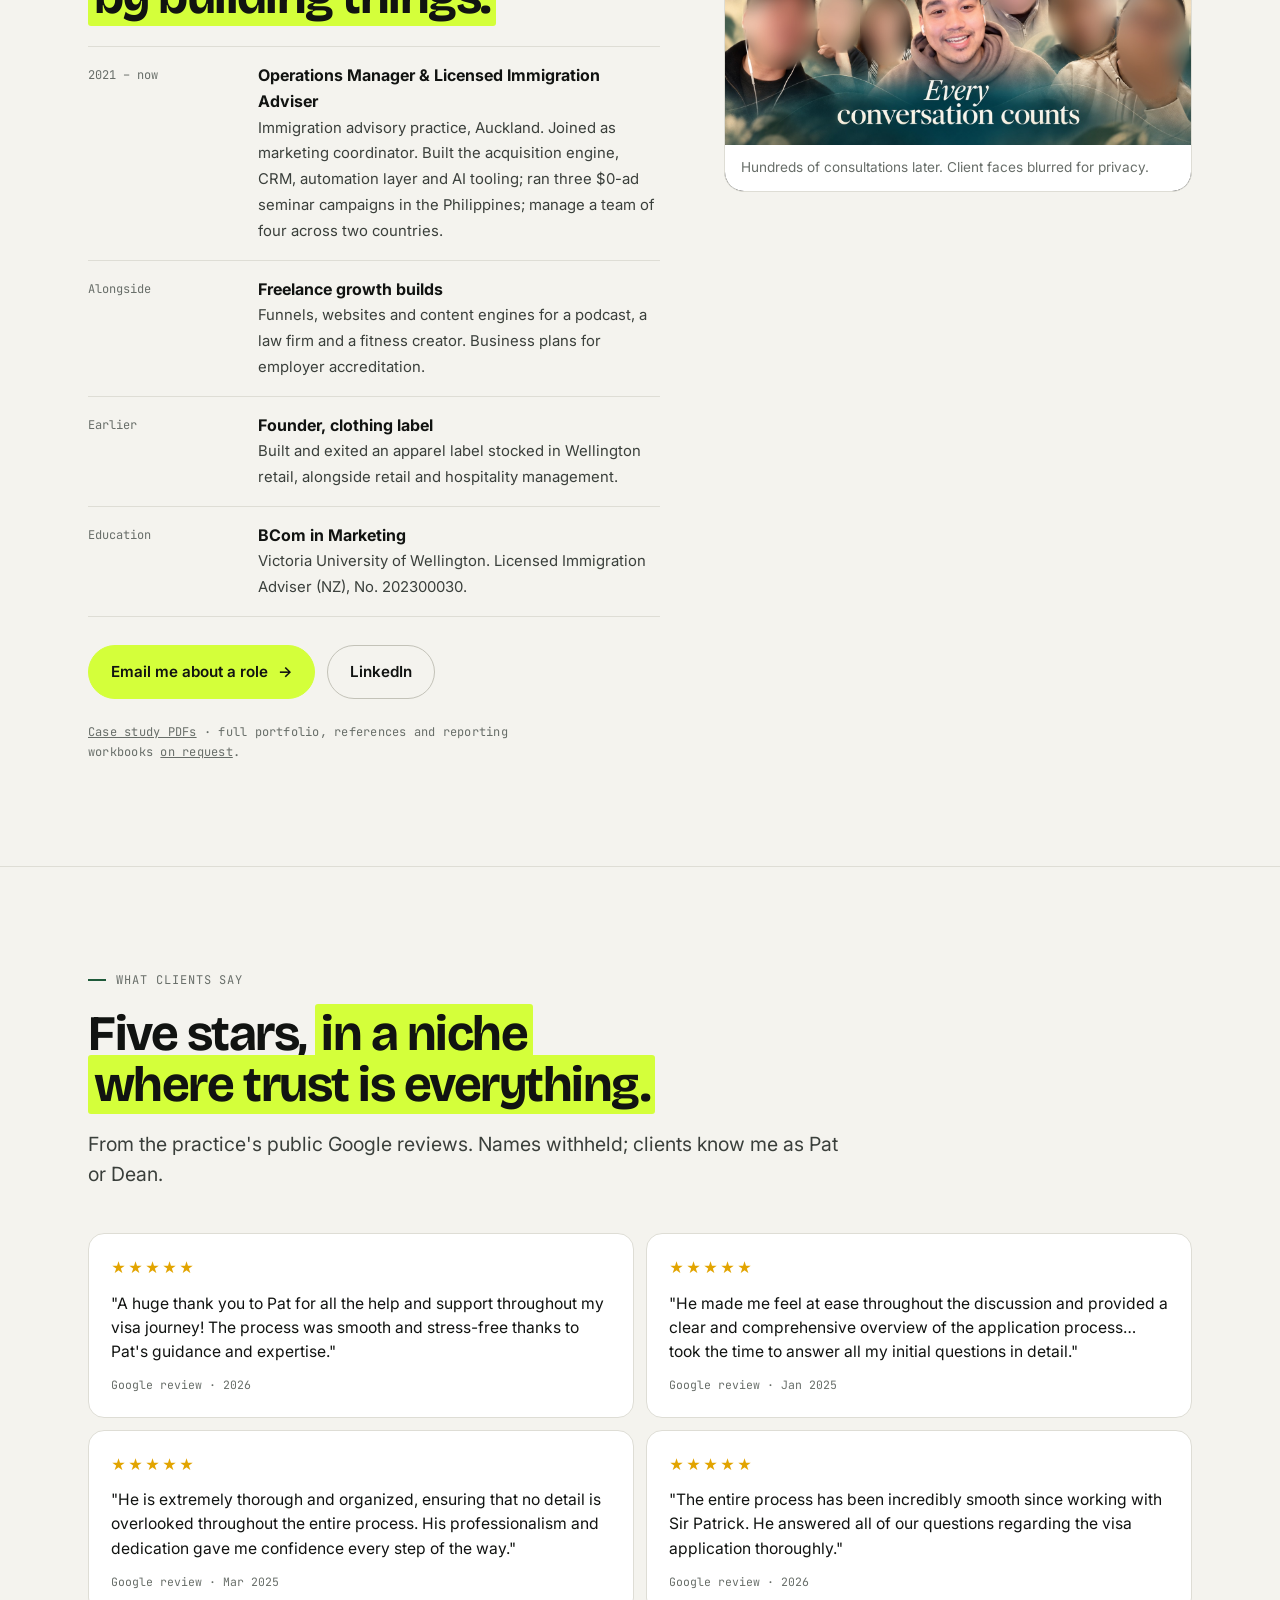
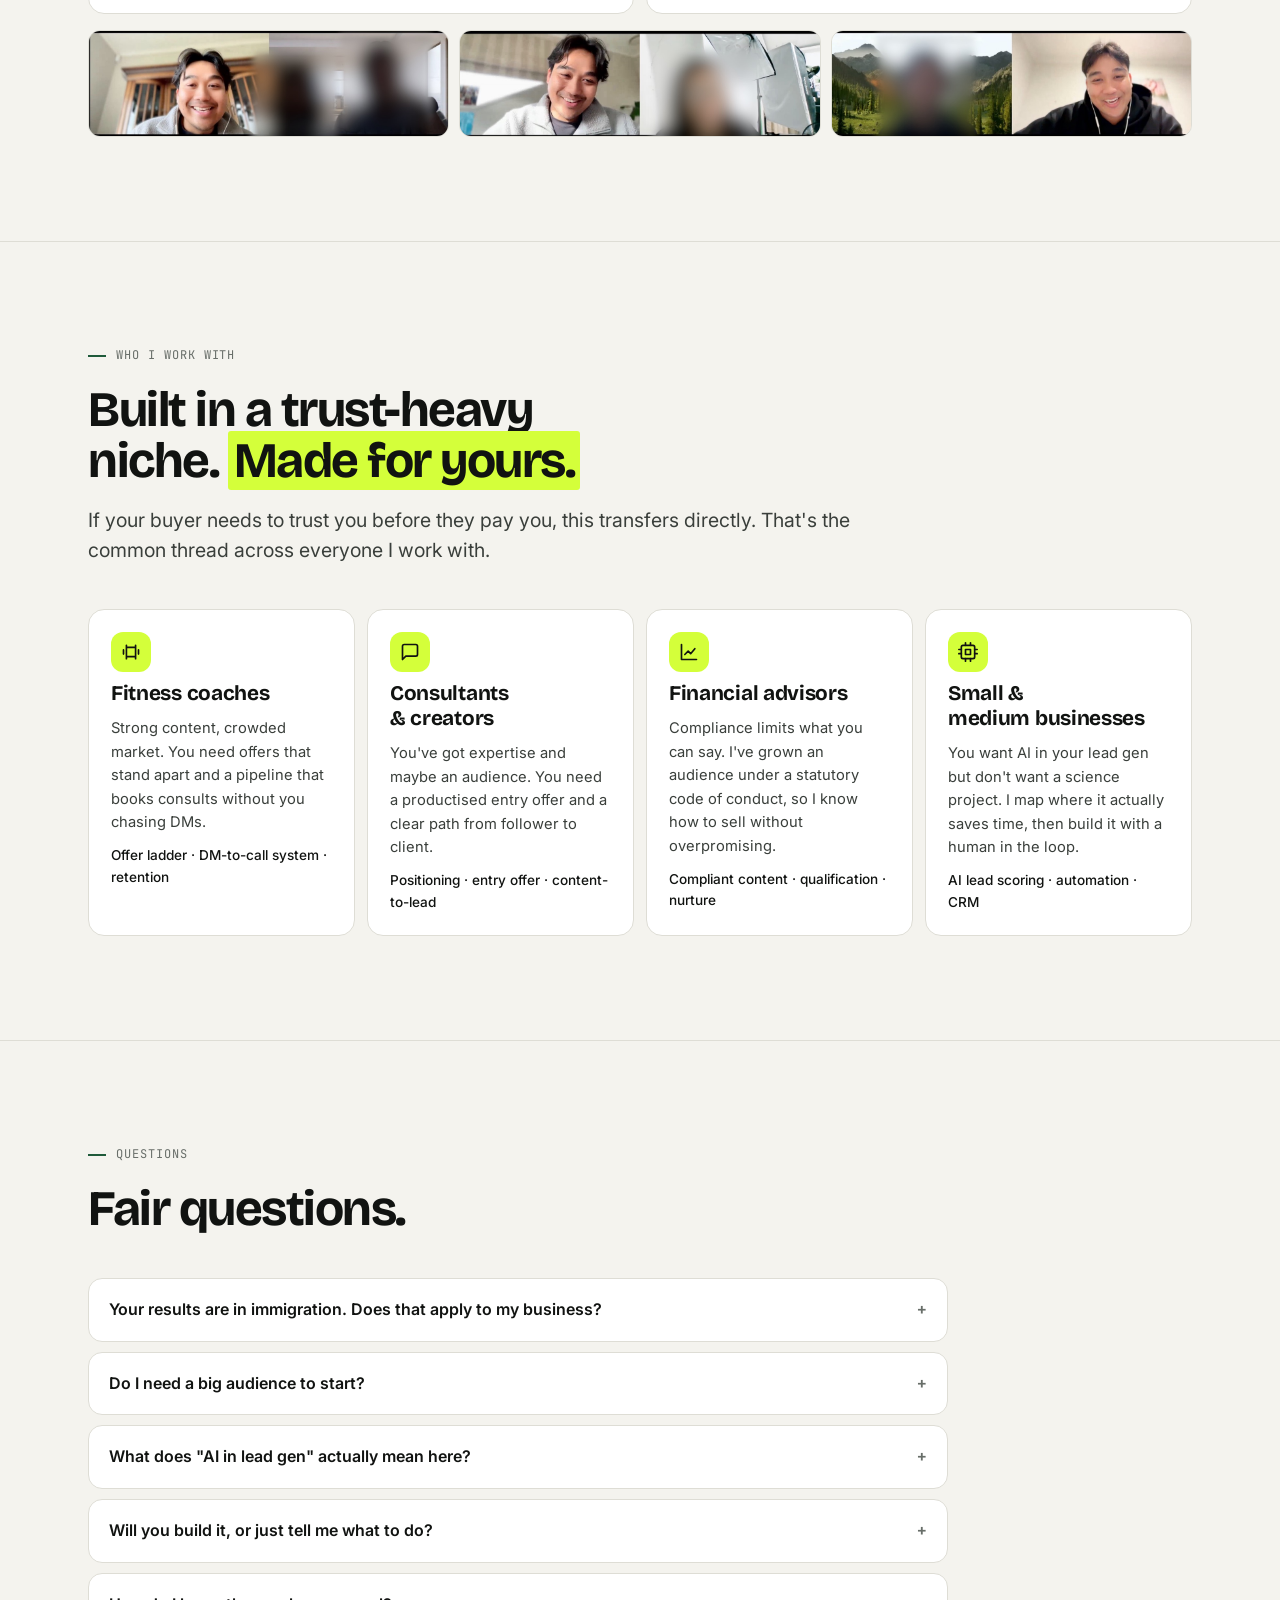
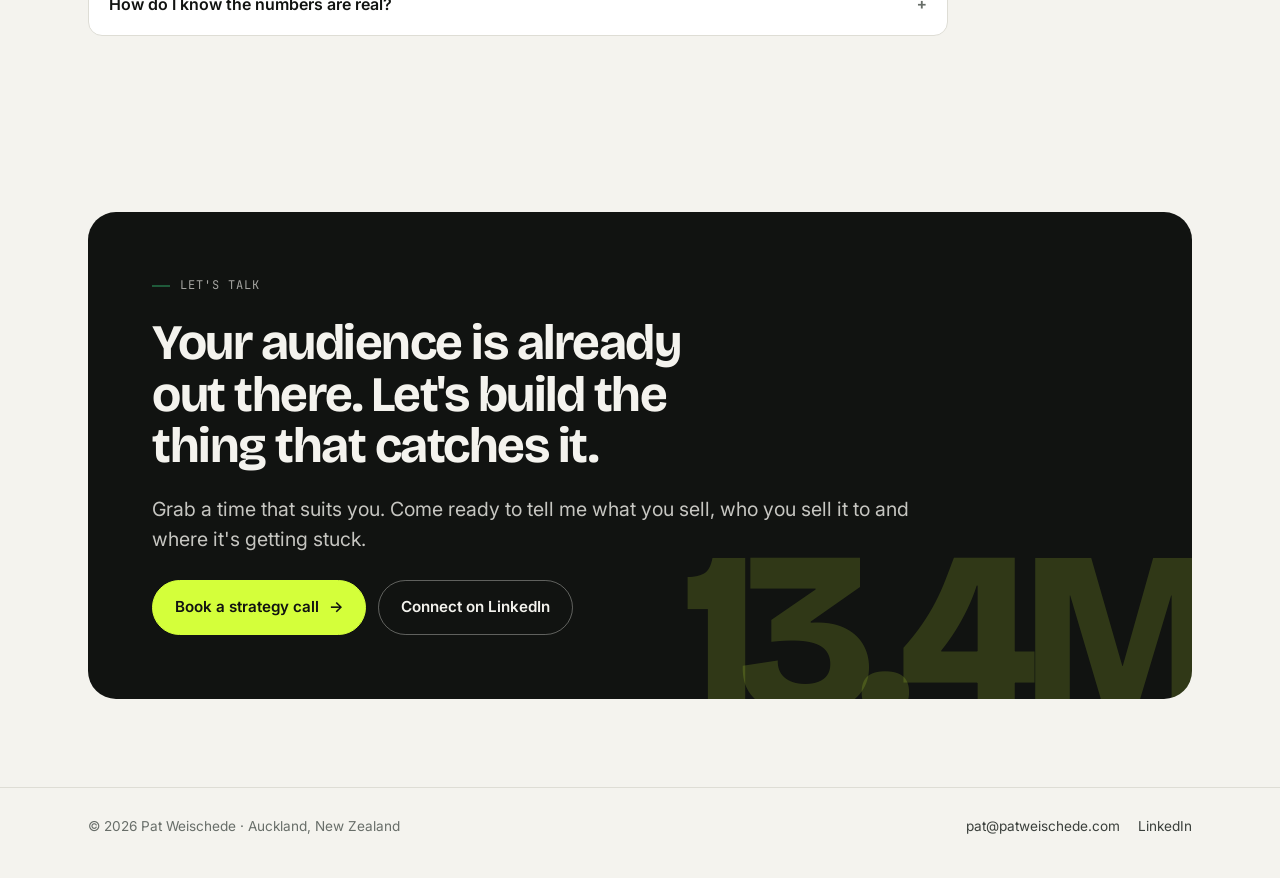
<file: about.html>
<!DOCTYPE html>
<html lang="en-NZ">
<head>
<meta charset="utf-8">
<meta name="viewport" content="width=device-width, initial-scale=1">
<title>About — Pat Weischede</title>
<meta name="description" content="Pat Weischede: five years building acquisition, CRM and AI systems in a regulated advisory practice. Now helping trust-heavy businesses do the same.">
<meta property="og:title" content="13.4M views. 111k followers. 10 months. — Pat Weischede">
<meta property="og:description" content="Acquisition, offer design and AI lead gen for coaches, consultants, advisors and growing businesses.">
<meta property="og:type" content="website">
<meta property="og:url" content="https://patweischede.com/about.html">
<meta property="og:image" content="https://patweischede.com/og-image.jpg">
<meta name="twitter:card" content="summary_large_image">
<link rel="canonical" href="https://patweischede.com/about.html">
<link rel="icon" type="image/svg+xml" href="data:image/svg+xml,<svg xmlns='http://www.w3.org/2000/svg' viewBox='0 0 100 100'><rect width='100' height='100' rx='22' fill='%23111311'/><text x='50' y='68' font-family='Arial' font-weight='700' font-size='52' text-anchor='middle' fill='%23D4FF3A'>P</text></svg>">
<link rel="preconnect" href="https://fonts.googleapis.com">
<link rel="preconnect" href="https://fonts.gstatic.com" crossorigin>
<link rel="stylesheet" href="https://fonts.googleapis.com/css2?family=Bricolage+Grotesque:opsz,wght@12..96,500..800&family=Inter:wght@400;500;600&family=JetBrains+Mono:wght@400;500&display=swap">
<link rel="stylesheet" href="styles.css">
</head>
<body>
<div class="progress" aria-hidden="true"></div>

<div class="nav-bar">
  <nav class="wrap nav" aria-label="Primary">
    <a class="brand" href="index.html">Pat Weischede</a>
    <div class="nav-links">
      <a href="work.html">Work</a>
      <a href="results.html">Results</a>
      <a href="services.html">Services</a>
      <a href="work.html#documents">Downloads</a>
      <a href="about.html" aria-current="page">About</a>
    </div>
    <a class="btn btn-primary" href="https://cal.com/patweischede/strategy-call" target="_blank" rel="noopener">Book a call</a>
  </nav>
</div>

<main id="top">

  <section class="sec first" id="about">
    <div class="wrap about-grid">
      <div class="about-copy reveal">
        <figure class="portrait"><img src="assets/pat.jpg" width="900" height="900" alt="Pat Weischede smiling in a black cap and sweater"></figure>
        <span class="kicker">About</span>
        <h1>I'm Pat. I learned this the hard way, in a niche that doesn't forgive mistakes.</h1>
        <p class="lede">For five years I've worked inside a 20-year family immigration practice that has helped 18,000+ clients, going from marketing coordinator to Operations Manager and Licensed Immigration Adviser.</p>
        <p>Immigration is about as high-stakes and high-trust as a purchase gets. People are betting their family's future on who they hire. You can't hype, you can't overpromise, and every claim has to stand up to a regulator. That's exactly why it taught me so much about offers and value propositions.</p>
        <p>I built the acquisition engine, the CRM, the automation layer and the AI tooling the practice runs on today, across two countries and a team of four. The 13.4M views were the visible part. The part that made money was everything underneath.</p>
        <p>Now I'm taking what worked and helping coaches, consultants, advisors and business owners build the same thing, without the five years of trial and error. I'm also open to the right in-house role in growth, business operations, AI and automation, where I can work in a market I can speak to directly.</p>
      </div>
      <div class="reveal" style="display:grid; gap:24px; align-content:start;">
        <dl class="facts">
          <div class="fact"><dt>Experience</dt><dd>5 years leading marketing and operations · 4 direct reports across Auckland, Manila and Isabela · owner of the tech stack budget</dd></div>
          <div class="fact"><dt>Reach</dt><dd>13.4M+ organic views and 111k+ followers in 10 months · 5,600+ seminar registrations with $0 in ads</dd></div>
          <div class="fact"><dt>Systems</dt><dd>15,000+ records on one CRM · 100+ automated executions a day · 10+ platforms owned end to end</dd></div>
          <div class="fact"><dt>AI in production</dt><dd>Client deliverables from 3 hours to under 30 minutes, 200+ produced, with a human review gate</dd></div>
          <div class="fact"><dt>Credentials</dt><dd>BCom in Marketing, Victoria University of Wellington · Licensed Immigration Adviser (NZ), No. 202300030</dd></div>
          <div class="fact"><dt>Before this</dt><dd>Built and exited a clothing label stocked in Wellington retail. Years in retail and hospitality management.</dd></div>
        </dl>
        <div class="tools" aria-label="Tools I build with">
          <span>Claude API</span><span>Claude agents</span><span>Make.com</span><span>n8n</span><span>Notion CRM</span><span>Brevo</span><span>Tally</span><span>Stripe</span><span>cal.com</span><span>Vercel</span><span>GitHub</span><span>Xero</span><span>Excel</span><span>DaVinci Resolve</span>
        </div>
      </div>
    </div>
  </section>

  <section class="sec" id="experience">
    <div class="wrap about-grid">
      <div class="reveal" style="display:grid; gap:24px; align-content:start;">
        <div class="sec-head" style="margin-bottom:0">
          <span class="kicker">Experience</span>
          <h2>Admin to operator, <span class="mark">by building things.</span></h2>
        </div>
        <ol class="timeline">
          <li><span class="when">2021 – now</span><span><b>Operations Manager &amp; Licensed Immigration Adviser</b><span class="d">Immigration advisory practice, Auckland. Joined as marketing coordinator. Built the acquisition engine, CRM, automation layer and AI tooling; ran three $0-ad seminar campaigns in the Philippines; manage a team of four across two countries.</span></span></li>
          <li><span class="when">Alongside</span><span><b>Freelance growth builds</b><span class="d">Funnels, websites and content engines for a podcast, a law firm and a fitness creator. Business plans for employer accreditation.</span></span></li>
          <li><span class="when">Earlier</span><span><b>Founder, clothing label</b><span class="d">Built and exited an apparel label stocked in Wellington retail, alongside retail and hospitality management.</span></span></li>
          <li><span class="when">Education</span><span><b>BCom in Marketing</b><span class="d">Victoria University of Wellington. Licensed Immigration Adviser (NZ), No. 202300030.</span></span></li>
        </ol>
        <div class="cta-row">
          <a class="btn btn-primary" href="mailto:pat@patweischede.com?subject=Role%20enquiry">Email me about a role <span class="arr" aria-hidden="true">→</span></a>
          <a class="btn btn-ghost" href="https://www.linkedin.com/in/patrick-weischede-8a31b01b9/" rel="noopener">LinkedIn</a>
        </div>
        <p class="fine"><a href="work.html#documents">Case study PDFs</a> · full portfolio, references and reporting workbooks <a href="mailto:pat@patweischede.com?subject=Portfolio%20request">on request</a>.</p>
      </div>
      <figure class="photo reveal" style="align-self:start">
        <img src="assets/meetings-collage.jpg" width="1400" height="788" loading="lazy" alt="Pat smiling on a video call, surrounded by blurred clients from other consultations, captioned 'Every conversation counts'.">
        <figcaption>Hundreds of consultations later. Client faces blurred for privacy.</figcaption>
      </figure>
    </div>
  </section>

  <section class="sec" id="reviews">
    <div class="wrap">
      <div class="sec-head reveal">
        <span class="kicker">What clients say</span>
        <h2>Five stars, <span class="mark">in a niche where trust is everything.</span></h2>
        <p class="lede">From the practice's public Google reviews. Names withheld; clients know me as Pat or Dean.</p>
      </div>
      <div class="reviews">
        <figure class="review reveal">
          <span class="stars" aria-label="5 out of 5 stars">★★★★★</span>
          <blockquote>"A huge thank you to Pat for all the help and support throughout my visa journey! The process was smooth and stress-free thanks to Pat's guidance and expertise."</blockquote>
          <figcaption>Google review · 2026</figcaption>
        </figure>
        <figure class="review reveal">
          <span class="stars" aria-label="5 out of 5 stars">★★★★★</span>
          <blockquote>"He made me feel at ease throughout the discussion and provided a clear and comprehensive overview of the application process… took the time to answer all my initial questions in detail."</blockquote>
          <figcaption>Google review · Jan 2025</figcaption>
        </figure>
        <figure class="review reveal">
          <span class="stars" aria-label="5 out of 5 stars">★★★★★</span>
          <blockquote>"He is extremely thorough and organized, ensuring that no detail is overlooked throughout the entire process. His professionalism and dedication gave me confidence every step of the way."</blockquote>
          <figcaption>Google review · Mar 2025</figcaption>
        </figure>
        <figure class="review reveal">
          <span class="stars" aria-label="5 out of 5 stars">★★★★★</span>
          <blockquote>"The entire process has been incredibly smooth since working with Sir Patrick. He answered all of our questions regarding the visa application thoroughly."</blockquote>
          <figcaption>Google review · 2026</figcaption>
        </figure>
      </div>
      <div class="calls">
        <img class="reveal" src="assets/call-2.jpg" width="1100" height="320" loading="lazy" alt="Pat on a video consultation with two clients, whose faces are blurred.">
        <img class="reveal" src="assets/call-4.jpg" width="1100" height="321" loading="lazy" alt="Pat smiling on a video consultation with a client, whose face is blurred.">
        <img class="reveal" src="assets/call-6.jpg" width="1100" height="322" loading="lazy" alt="Pat smiling on a video consultation with a client, whose face is blurred.">
      </div>
    </div>
  </section>

  <section class="sec" id="who">
    <div class="wrap">
      <div class="sec-head reveal">
        <span class="kicker">Who I work with</span>
        <h2>Built in a trust-heavy niche. <span class="mark">Made for yours.</span></h2>
        <p class="lede">If your buyer needs to trust you before they pay you, this transfers directly. That's the common thread across everyone I work with.</p>
      </div>
      <div class="who">
        <article class="who-card reveal">
          <span class="ic" aria-hidden="true"><svg viewBox="0 0 24 24" fill="none" stroke="currentColor" stroke-width="2" stroke-linecap="round" stroke-linejoin="round"><path d="M6.5 6.5h11M6.5 17.5h11M3 9.5v5M21 9.5v5M6.5 4v16M17.5 4v16"/></svg></span>
          <h3>Fitness coaches</h3>
          <p>Strong content, crowded market. You need offers that stand apart and a pipeline that books consults without you chasing DMs.</p>
          <span class="fix">Offer ladder · DM-to-call system · retention</span>
        </article>
        <article class="who-card reveal">
          <span class="ic" aria-hidden="true"><svg viewBox="0 0 24 24" fill="none" stroke="currentColor" stroke-width="2" stroke-linecap="round" stroke-linejoin="round"><path d="M21 15a2 2 0 0 1-2 2H7l-4 4V5a2 2 0 0 1 2-2h14a2 2 0 0 1 2 2z"/></svg></span>
          <h3>Consultants & creators</h3>
          <p>You've got expertise and maybe an audience. You need a productised entry offer and a clear path from follower to client.</p>
          <span class="fix">Positioning · entry offer · content-to-lead</span>
        </article>
        <article class="who-card reveal">
          <span class="ic" aria-hidden="true"><svg viewBox="0 0 24 24" fill="none" stroke="currentColor" stroke-width="2" stroke-linecap="round" stroke-linejoin="round"><path d="M3 3v18h18"/><path d="m7 15 4-4 3 3 5-6"/></svg></span>
          <h3>Financial advisors</h3>
          <p>Compliance limits what you can say. I've grown an audience under a statutory code of conduct, so I know how to sell without overpromising.</p>
          <span class="fix">Compliant content · qualification · nurture</span>
        </article>
        <article class="who-card reveal">
          <span class="ic" aria-hidden="true"><svg viewBox="0 0 24 24" fill="none" stroke="currentColor" stroke-width="2" stroke-linecap="round" stroke-linejoin="round"><rect x="4" y="4" width="16" height="16" rx="2"/><path d="M9 9h6v6H9z"/><path d="M9 1v3M15 1v3M9 20v3M15 20v3M20 9h3M20 14h3M1 9h3M1 14h3"/></svg></span>
          <h3>Small & medium businesses</h3>
          <p>You want AI in your lead gen but don't want a science project. I map where it actually saves time, then build it with a human in the loop.</p>
          <span class="fix">AI lead scoring · automation · CRM</span>
        </article>
      </div>
    </div>
  </section>

  <section class="sec">
    <div class="wrap">
      <div class="sec-head reveal">
        <span class="kicker">Questions</span>
        <h2>Fair questions.</h2>
      </div>
      <div class="faq reveal">
        <details>
          <summary>Your results are in immigration. Does that apply to my business?</summary>
          <div class="a"><p>The niche is specific, the mechanics aren't. Any business where the buyer has to trust you before paying (coaching, advisory, consulting, professional services) runs on the same engine: reach new people, earn a small yes, deliver, retain. Immigration is just a particularly unforgiving place to learn it.</p></div>
        </details>
        <details>
          <summary>Do I need a big audience to start?</summary>
          <div class="a"><p>No. Plenty of businesses I'd work with have more leads than they're converting. If you're getting enquiries and losing them, we start with the catching, not the reach.</p></div>
        </details>
        <details>
          <summary>What does "AI in lead gen" actually mean here?</summary>
          <div class="a"><p>Practical, boring, useful things: scoring and routing enquiries on arrival, drafting follow-ups and client documents, summarising calls into your CRM. Always with a human checkpoint where judgement matters. No chatbots pretending to be you.</p></div>
        </details>
        <details>
          <summary>Will you build it, or just tell me what to do?</summary>
          <div class="a"><p>Either. Some clients want the audit and a plan for their team. Others want me to build the pipeline with them. We'll work out which fits on the first call.</p></div>
        </details>
        <details>
          <summary>How do I know the numbers are real?</summary>
          <div class="a"><p>The screenshots on the Results page are unedited exports from the Meta dashboard, cropped only to protect client privacy. I'm happy to walk you through the live dashboards on a call.</p></div>
        </details>
      </div>
    </div>
  </section>

  <section class="wrap final">
    <div class="final-card reveal">
      <span class="bigfig" aria-hidden="true">13.4M</span>
      <span class="kicker" style="color:color-mix(in srgb, var(--ground) 65%, transparent)">Let's talk</span>
      <h2>Your audience is already out there. Let's build the thing that catches it.</h2>
      <p class="lede" style="color:inherit; opacity:0.8">Grab a time that suits you. Come ready to tell me what you sell, who you sell it to and where it's getting stuck.</p>
      <div class="cta-row">
        <a class="btn btn-primary" href="https://cal.com/patweischede/strategy-call" target="_blank" rel="noopener">Book a strategy call <span class="arr" aria-hidden="true">→</span></a>
        <a class="btn btn-ghost" href="https://www.linkedin.com/in/patrick-weischede-8a31b01b9/" rel="noopener">Connect on LinkedIn</a>
      </div>
    </div>
  </section>

</main>

<footer>
  <div class="wrap foot">
    <span>© 2026 Pat Weischede · Auckland, New Zealand</span>
    <span class="foot-links">
      <a href="mailto:pat@patweischede.com">pat@patweischede.com</a>
      <a href="https://www.linkedin.com/in/patrick-weischede-8a31b01b9/" rel="noopener">LinkedIn</a>
    </span>
  </div>
</footer>

<script src="site.js"></script>
</body>
</html>
</file>
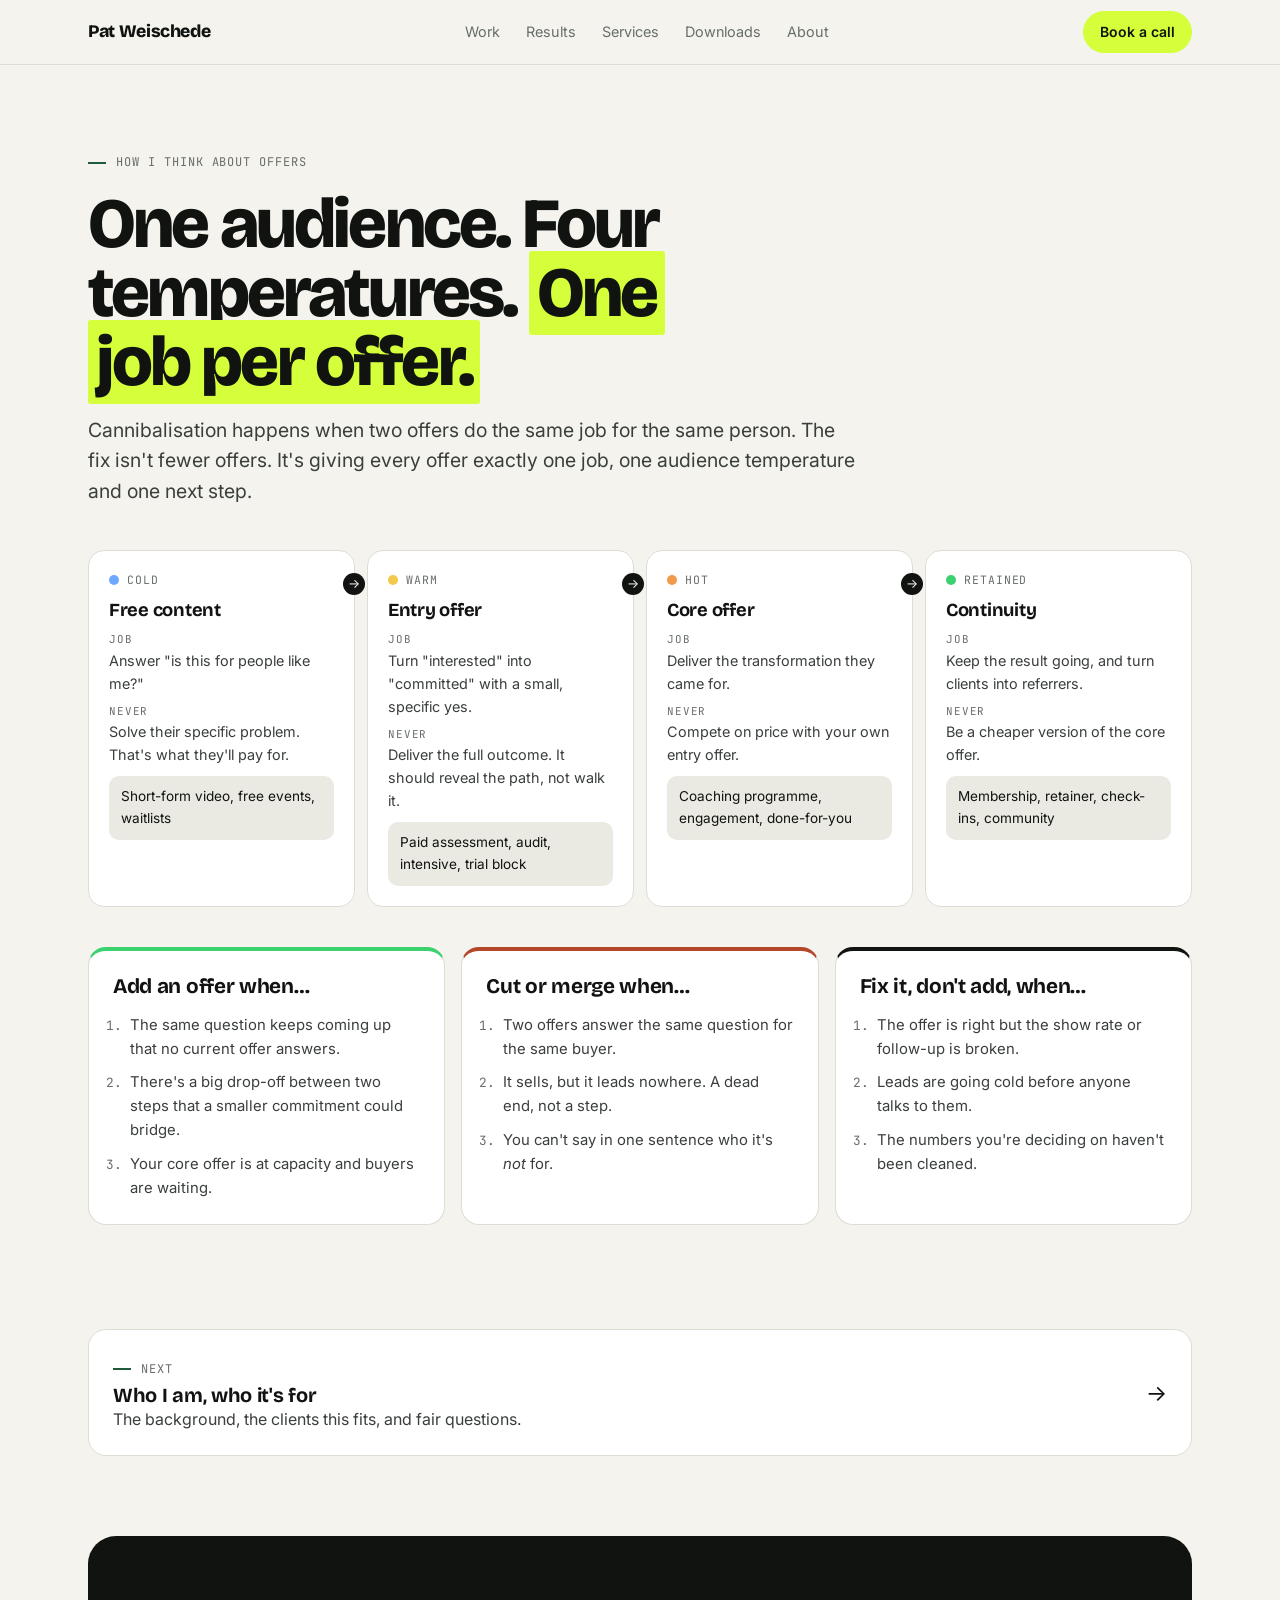
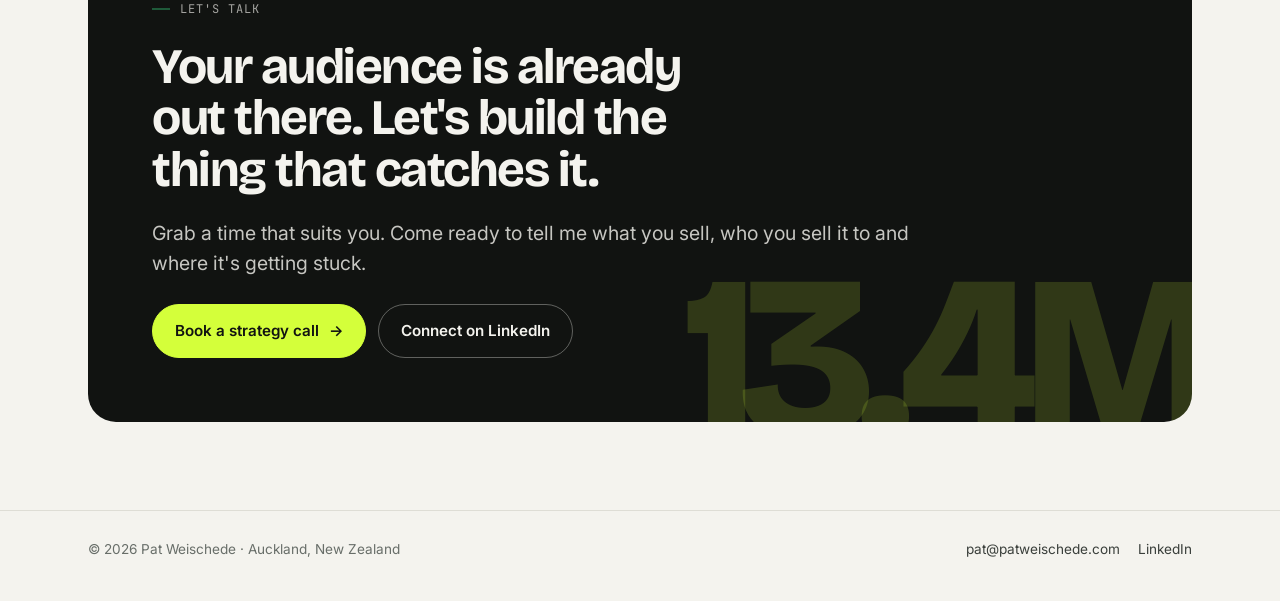
<file: offers.html>
<!DOCTYPE html>
<html lang="en-NZ">
<head>
<meta charset="utf-8">
<meta name="viewport" content="width=device-width, initial-scale=1">
<title>Offers — Pat Weischede</title>
<meta name="description" content="One audience, four temperatures, one job per offer: how to build an offer ladder that doesn't cannibalise itself.">
<meta property="og:title" content="13.4M views. 111k followers. 10 months. — Pat Weischede">
<meta property="og:description" content="Acquisition, offer design and AI lead gen for coaches, consultants, advisors and growing businesses.">
<meta property="og:type" content="website">
<meta property="og:url" content="https://patweischede.com/offers.html">
<meta property="og:image" content="https://patweischede.com/og-image.jpg">
<meta name="twitter:card" content="summary_large_image">
<link rel="canonical" href="https://patweischede.com/offers.html">
<link rel="icon" type="image/svg+xml" href="data:image/svg+xml,<svg xmlns='http://www.w3.org/2000/svg' viewBox='0 0 100 100'><rect width='100' height='100' rx='22' fill='%23111311'/><text x='50' y='68' font-family='Arial' font-weight='700' font-size='52' text-anchor='middle' fill='%23D4FF3A'>P</text></svg>">
<link rel="preconnect" href="https://fonts.googleapis.com">
<link rel="preconnect" href="https://fonts.gstatic.com" crossorigin>
<link rel="stylesheet" href="https://fonts.googleapis.com/css2?family=Bricolage+Grotesque:opsz,wght@12..96,500..800&family=Inter:wght@400;500;600&family=JetBrains+Mono:wght@400;500&display=swap">
<link rel="stylesheet" href="styles.css">
</head>
<body>
<div class="progress" aria-hidden="true"></div>

<div class="nav-bar">
  <nav class="wrap nav" aria-label="Primary">
    <a class="brand" href="index.html">Pat Weischede</a>
    <div class="nav-links">
      <a href="work.html">Work</a>
      <a href="results.html">Results</a>
      <a href="services.html">Services</a>
      <a href="work.html#documents">Downloads</a>
      <a href="about.html">About</a>
    </div>
    <a class="btn btn-primary" href="https://cal.com/patweischede/strategy-call" target="_blank" rel="noopener">Book a call</a>
  </nav>
</div>

<main id="top">

  <section class="sec first" id="offers">
    <div class="wrap">
      <div class="sec-head reveal">
        <span class="kicker">How I think about offers</span>
        <h1>One audience. Four temperatures. <span class="mark">One job per offer.</span></h1>
        <p class="lede">Cannibalisation happens when two offers do the same job for the same person. The fix isn't fewer offers. It's giving every offer exactly one job, one audience temperature and one next step.</p>
      </div>

      <div class="ladder">
        <article class="rung reveal">
          <span class="temp"><span class="dot" style="background:#6FA8FF"></span>Cold</span>
          <h3>Free content</h3>
          <dl>
            <div><dt>Job</dt><dd>Answer "is this for people like me?"</dd></div>
            <div><dt>Never</dt><dd>Solve their specific problem. That's what they'll pay for.</dd></div>
          </dl>
          <div class="eg">Short-form video, free events, waitlists</div>
        </article>
        <article class="rung reveal">
          <span class="temp"><span class="dot" style="background:#F2C94C"></span>Warm</span>
          <h3>Entry offer</h3>
          <dl>
            <div><dt>Job</dt><dd>Turn "interested" into "committed" with a small, specific yes.</dd></div>
            <div><dt>Never</dt><dd>Deliver the full outcome. It should reveal the path, not walk it.</dd></div>
          </dl>
          <div class="eg">Paid assessment, audit, intensive, trial block</div>
        </article>
        <article class="rung reveal">
          <span class="temp"><span class="dot" style="background:#F2994A"></span>Hot</span>
          <h3>Core offer</h3>
          <dl>
            <div><dt>Job</dt><dd>Deliver the transformation they came for.</dd></div>
            <div><dt>Never</dt><dd>Compete on price with your own entry offer.</dd></div>
          </dl>
          <div class="eg">Coaching programme, engagement, done-for-you</div>
        </article>
        <article class="rung reveal">
          <span class="temp"><span class="dot" style="background:#3BD16F"></span>Retained</span>
          <h3>Continuity</h3>
          <dl>
            <div><dt>Job</dt><dd>Keep the result going, and turn clients into referrers.</dd></div>
            <div><dt>Never</dt><dd>Be a cheaper version of the core offer.</dd></div>
          </dl>
          <div class="eg">Membership, retainer, check-ins, community</div>
        </article>
      </div>

      <div class="rules">
        <div class="rule add reveal">
          <h3>Add an offer when…</h3>
          <ol>
            <li>The same question keeps coming up that no current offer answers.</li>
            <li>There's a big drop-off between two steps that a smaller commitment could bridge.</li>
            <li>Your core offer is at capacity and buyers are waiting.</li>
          </ol>
        </div>
        <div class="rule cut reveal">
          <h3>Cut or merge when…</h3>
          <ol>
            <li>Two offers answer the same question for the same buyer.</li>
            <li>It sells, but it leads nowhere. A dead end, not a step.</li>
            <li>You can't say in one sentence who it's <em>not</em> for.</li>
          </ol>
        </div>
        <div class="rule keep reveal">
          <h3>Fix it, don't add, when…</h3>
          <ol>
            <li>The offer is right but the show rate or follow-up is broken.</li>
            <li>Leads are going cold before anyone talks to them.</li>
            <li>The numbers you're deciding on haven't been cleaned.</li>
          </ol>
        </div>
      </div>
    </div>
  </section>

  <!-- ================= NEXT ================= -->
  <div class="wrap next">
    <a href="about.html">
      <span><span class="kicker">Next</span><h3>Who I am, who it's for</h3><p>The background, the clients this fits, and fair questions.</p></span>
      <span class="arr" aria-hidden="true">→</span>
    </a>
  </div>

  <section class="wrap final">
    <div class="final-card reveal">
      <span class="bigfig" aria-hidden="true">13.4M</span>
      <span class="kicker" style="color:color-mix(in srgb, var(--ground) 65%, transparent)">Let's talk</span>
      <h2>Your audience is already out there. Let's build the thing that catches it.</h2>
      <p class="lede" style="color:inherit; opacity:0.8">Grab a time that suits you. Come ready to tell me what you sell, who you sell it to and where it's getting stuck.</p>
      <div class="cta-row">
        <a class="btn btn-primary" href="https://cal.com/patweischede/strategy-call" target="_blank" rel="noopener">Book a strategy call <span class="arr" aria-hidden="true">→</span></a>
        <a class="btn btn-ghost" href="https://www.linkedin.com/in/patrick-weischede-8a31b01b9/" rel="noopener">Connect on LinkedIn</a>
      </div>
    </div>
  </section>

</main>

<footer>
  <div class="wrap foot">
    <span>© 2026 Pat Weischede · Auckland, New Zealand</span>
    <span class="foot-links">
      <a href="mailto:pat@patweischede.com">pat@patweischede.com</a>
      <a href="https://www.linkedin.com/in/patrick-weischede-8a31b01b9/" rel="noopener">LinkedIn</a>
    </span>
  </div>
</footer>

<script src="site.js"></script>
</body>
</html>
</file>
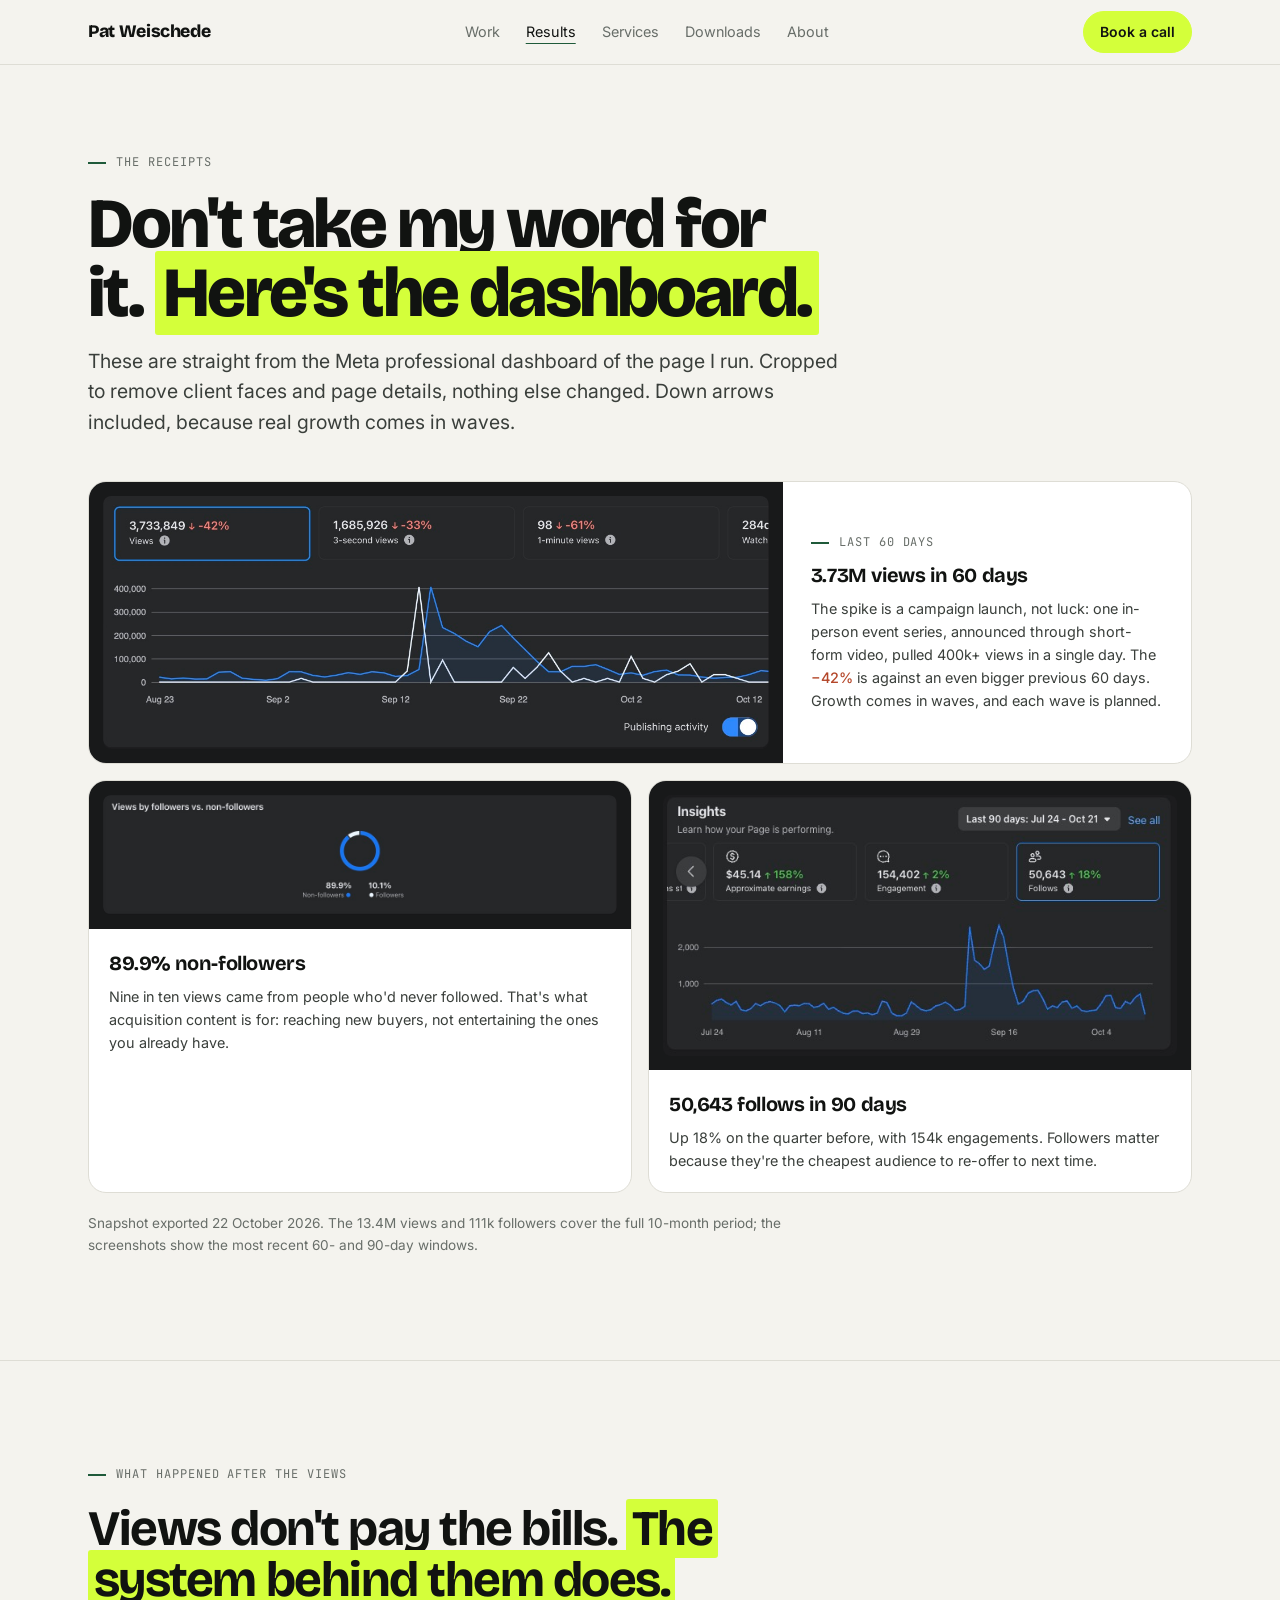
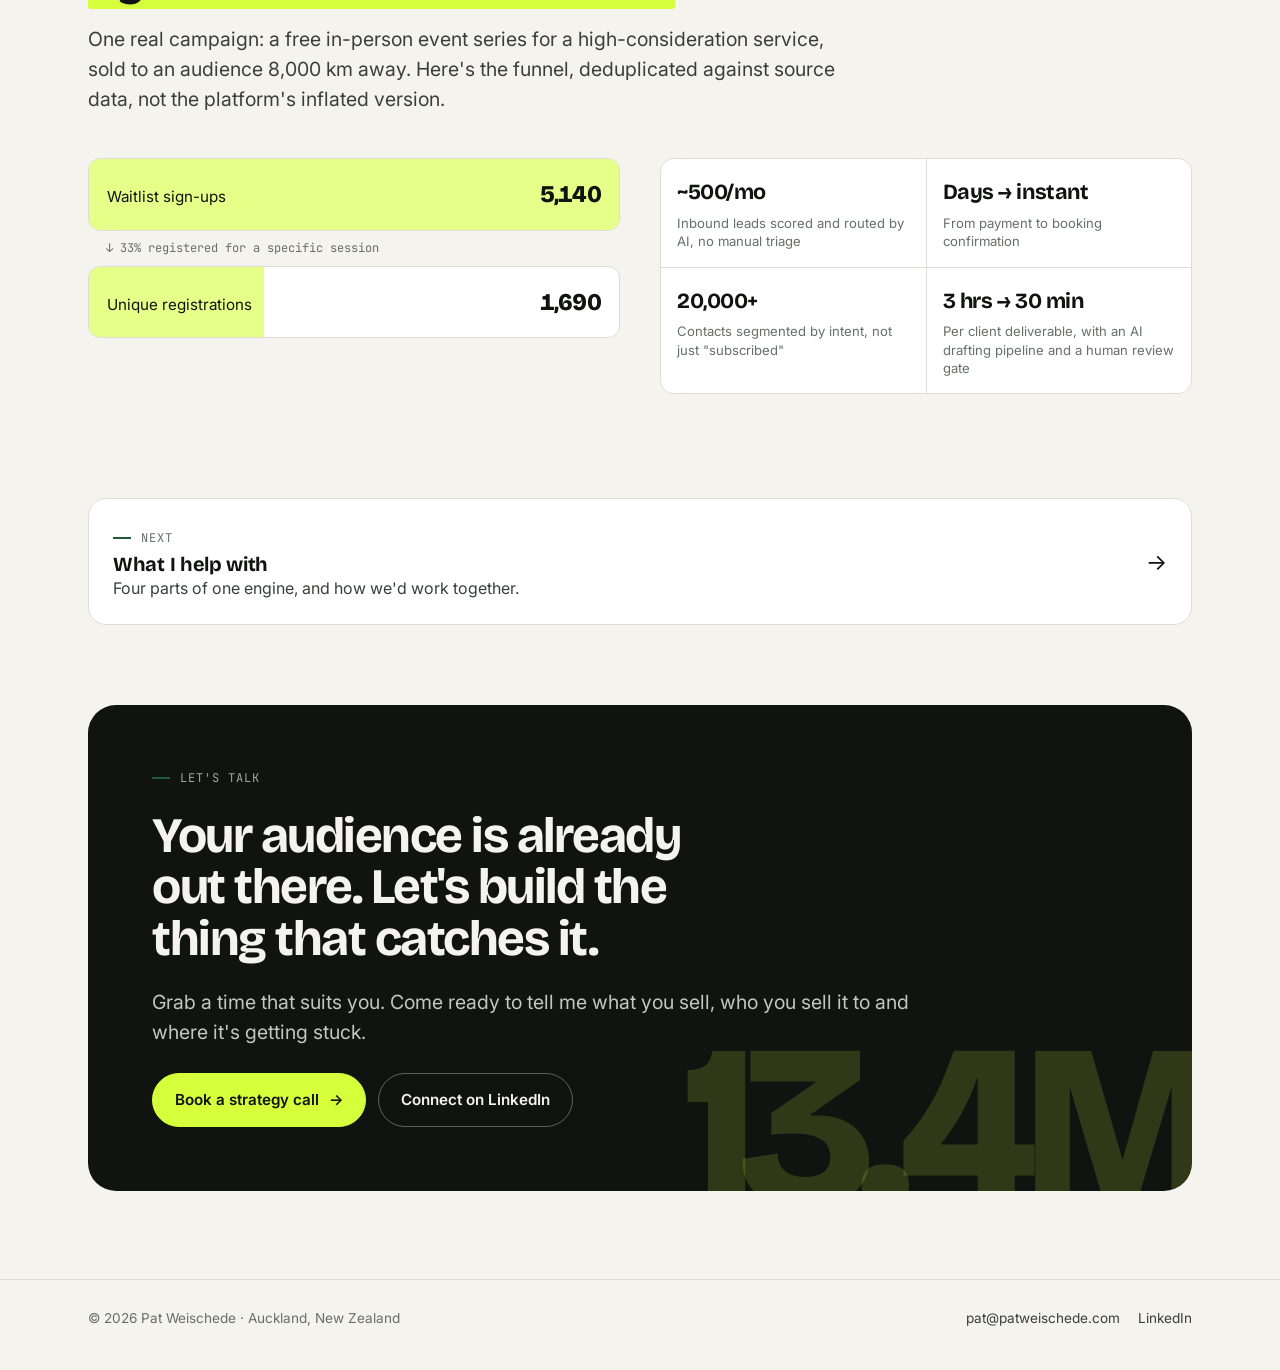
<file: results.html>
<!DOCTYPE html>
<html lang="en-NZ">
<head>
<meta charset="utf-8">
<meta name="viewport" content="width=device-width, initial-scale=1">
<title>Results — Pat Weischede</title>
<meta name="description" content="Unedited Meta dashboard exports: 13.4M organic views and 111k+ followers in 10 months, and the funnel that turned them into leads.">
<meta property="og:title" content="13.4M views. 111k followers. 10 months. — Pat Weischede">
<meta property="og:description" content="Acquisition, offer design and AI lead gen for coaches, consultants, advisors and growing businesses.">
<meta property="og:type" content="website">
<meta property="og:url" content="https://patweischede.com/results.html">
<meta property="og:image" content="https://patweischede.com/og-image.jpg">
<meta name="twitter:card" content="summary_large_image">
<link rel="canonical" href="https://patweischede.com/results.html">
<link rel="icon" type="image/svg+xml" href="data:image/svg+xml,<svg xmlns='http://www.w3.org/2000/svg' viewBox='0 0 100 100'><rect width='100' height='100' rx='22' fill='%23111311'/><text x='50' y='68' font-family='Arial' font-weight='700' font-size='52' text-anchor='middle' fill='%23D4FF3A'>P</text></svg>">
<link rel="preconnect" href="https://fonts.googleapis.com">
<link rel="preconnect" href="https://fonts.gstatic.com" crossorigin>
<link rel="stylesheet" href="https://fonts.googleapis.com/css2?family=Bricolage+Grotesque:opsz,wght@12..96,500..800&family=Inter:wght@400;500;600&family=JetBrains+Mono:wght@400;500&display=swap">
<link rel="stylesheet" href="styles.css">
</head>
<body>
<div class="progress" aria-hidden="true"></div>

<div class="nav-bar">
  <nav class="wrap nav" aria-label="Primary">
    <a class="brand" href="index.html">Pat Weischede</a>
    <div class="nav-links">
      <a href="work.html">Work</a>
      <a href="results.html" aria-current="page">Results</a>
      <a href="services.html">Services</a>
      <a href="work.html#documents">Downloads</a>
      <a href="about.html">About</a>
    </div>
    <a class="btn btn-primary" href="https://cal.com/patweischede/strategy-call" target="_blank" rel="noopener">Book a call</a>
  </nav>
</div>

<main id="top">

  <section class="sec first" id="proof">
    <div class="wrap">
      <div class="sec-head reveal">
        <span class="kicker">The receipts</span>
        <h1>Don't take my word for it. <span class="mark">Here's the dashboard.</span></h1>
        <p class="lede">These are straight from the Meta professional dashboard of the page I run. Cropped to remove client faces and page details, nothing else changed. Down arrows included, because real growth comes in waves.</p>
      </div>

      <div class="proof-grid">
        <figure class="shot s-views reveal">
          <div class="shot-frame">
            <img src="assets/proof-views-60d.jpg" width="1172" height="446" loading="lazy" alt="Meta dashboard: 3,733,849 views over the last 60 days, with a spike past 400,000 daily views in mid-September.">
          </div>
          <figcaption>
            <span class="kicker">Last 60 days</span>
            <span class="fig-line">3.73M views in 60 days</span>
            <span class="note">The spike is a campaign launch, not luck: one in-person event series, announced through short-form video, pulled 400k+ views in a single day. The <span class="tag-down">−42%</span> is against an even bigger previous 60 days. Growth comes in waves, and each wave is planned.</span>
          </figcaption>
        </figure>

        <figure class="shot s-split reveal">
          <div class="shot-frame">
            <img src="assets/proof-audience-split.jpg" width="1172" height="274" loading="lazy" alt="Meta dashboard: views by followers vs non-followers, 89.9% non-followers and 10.1% followers.">
          </div>
          <figcaption>
            <span class="fig-line">89.9% non-followers</span>
            <span class="note">Nine in ten views came from people who'd never followed. That's what acquisition content is for: reaching new buyers, not entertaining the ones you already have.</span>
          </figcaption>
        </figure>

        <figure class="shot s-follow reveal">
          <div class="shot-frame">
            <img src="assets/proof-follows-90d.jpg" width="637" height="323" loading="lazy" alt="Meta dashboard, last 90 days: 50,643 follows, up 18%, and 154,402 engagements, up 2%.">
          </div>
          <figcaption>
            <span class="fig-line">50,643 follows in 90 days</span>
            <span class="note">Up 18% on the quarter before, with 154k engagements. Followers matter because they're the cheapest audience to re-offer to next time.</span>
          </figcaption>
        </figure>
      </div>
      <p class="proof-foot">Snapshot exported 22 October 2026. The 13.4M views and 111k followers cover the full 10-month period; the screenshots show the most recent 60- and 90-day windows.</p>
    </div>
  </section>

  <section class="sec" id="playbook">
    <div class="wrap">
      <div class="sec-head reveal">
        <span class="kicker">What happened after the views</span>
        <h2>Views don't pay the bills. <span class="mark">The system behind them does.</span></h2>
        <p class="lede">One real campaign: a free in-person event series for a high-consideration service, sold to an audience 8,000 km away. Here's the funnel, deduplicated against source data, not the platform's inflated version.</p>
      </div>

      <div class="funnel-grid">
        <div class="funnel reveal" role="list">
          <div class="step" role="listitem" style="--w:100%"><span class="lbl">Waitlist sign-ups</span><span class="val">5,140</span></div>
          <div class="ratio">↓ 33% registered for a specific session</div>
          <div class="step" role="listitem" style="--w:33%"><span class="lbl">Unique registrations</span><span class="val">1,690</span></div>
        </div>
        <div class="system-stats reveal">
          <div><b>~500/mo</b><span>Inbound leads scored and routed by AI, no manual triage</span></div>
          <div><b>Days → instant</b><span>From payment to booking confirmation</span></div>
          <div><b>20,000+</b><span>Contacts segmented by intent, not just "subscribed"</span></div>
          <div><b>3 hrs → 30 min</b><span>Per client deliverable, with an AI drafting pipeline and a human review gate</span></div>
        </div>
      </div>
    </div>
  </section>

  <!-- ================= NEXT ================= -->
  <div class="wrap next">
    <a href="services.html">
      <span><span class="kicker">Next</span><h3>What I help with</h3><p>Four parts of one engine, and how we'd work together.</p></span>
      <span class="arr" aria-hidden="true">→</span>
    </a>
  </div>

  <section class="wrap final">
    <div class="final-card reveal">
      <span class="bigfig" aria-hidden="true">13.4M</span>
      <span class="kicker" style="color:color-mix(in srgb, var(--ground) 65%, transparent)">Let's talk</span>
      <h2>Your audience is already out there. Let's build the thing that catches it.</h2>
      <p class="lede" style="color:inherit; opacity:0.8">Grab a time that suits you. Come ready to tell me what you sell, who you sell it to and where it's getting stuck.</p>
      <div class="cta-row">
        <a class="btn btn-primary" href="https://cal.com/patweischede/strategy-call" target="_blank" rel="noopener">Book a strategy call <span class="arr" aria-hidden="true">→</span></a>
        <a class="btn btn-ghost" href="https://www.linkedin.com/in/patrick-weischede-8a31b01b9/" rel="noopener">Connect on LinkedIn</a>
      </div>
    </div>
  </section>

</main>

<footer>
  <div class="wrap foot">
    <span>© 2026 Pat Weischede · Auckland, New Zealand</span>
    <span class="foot-links">
      <a href="mailto:pat@patweischede.com">pat@patweischede.com</a>
      <a href="https://www.linkedin.com/in/patrick-weischede-8a31b01b9/" rel="noopener">LinkedIn</a>
    </span>
  </div>
</footer>

<script src="site.js"></script>
</body>
</html>
</file>
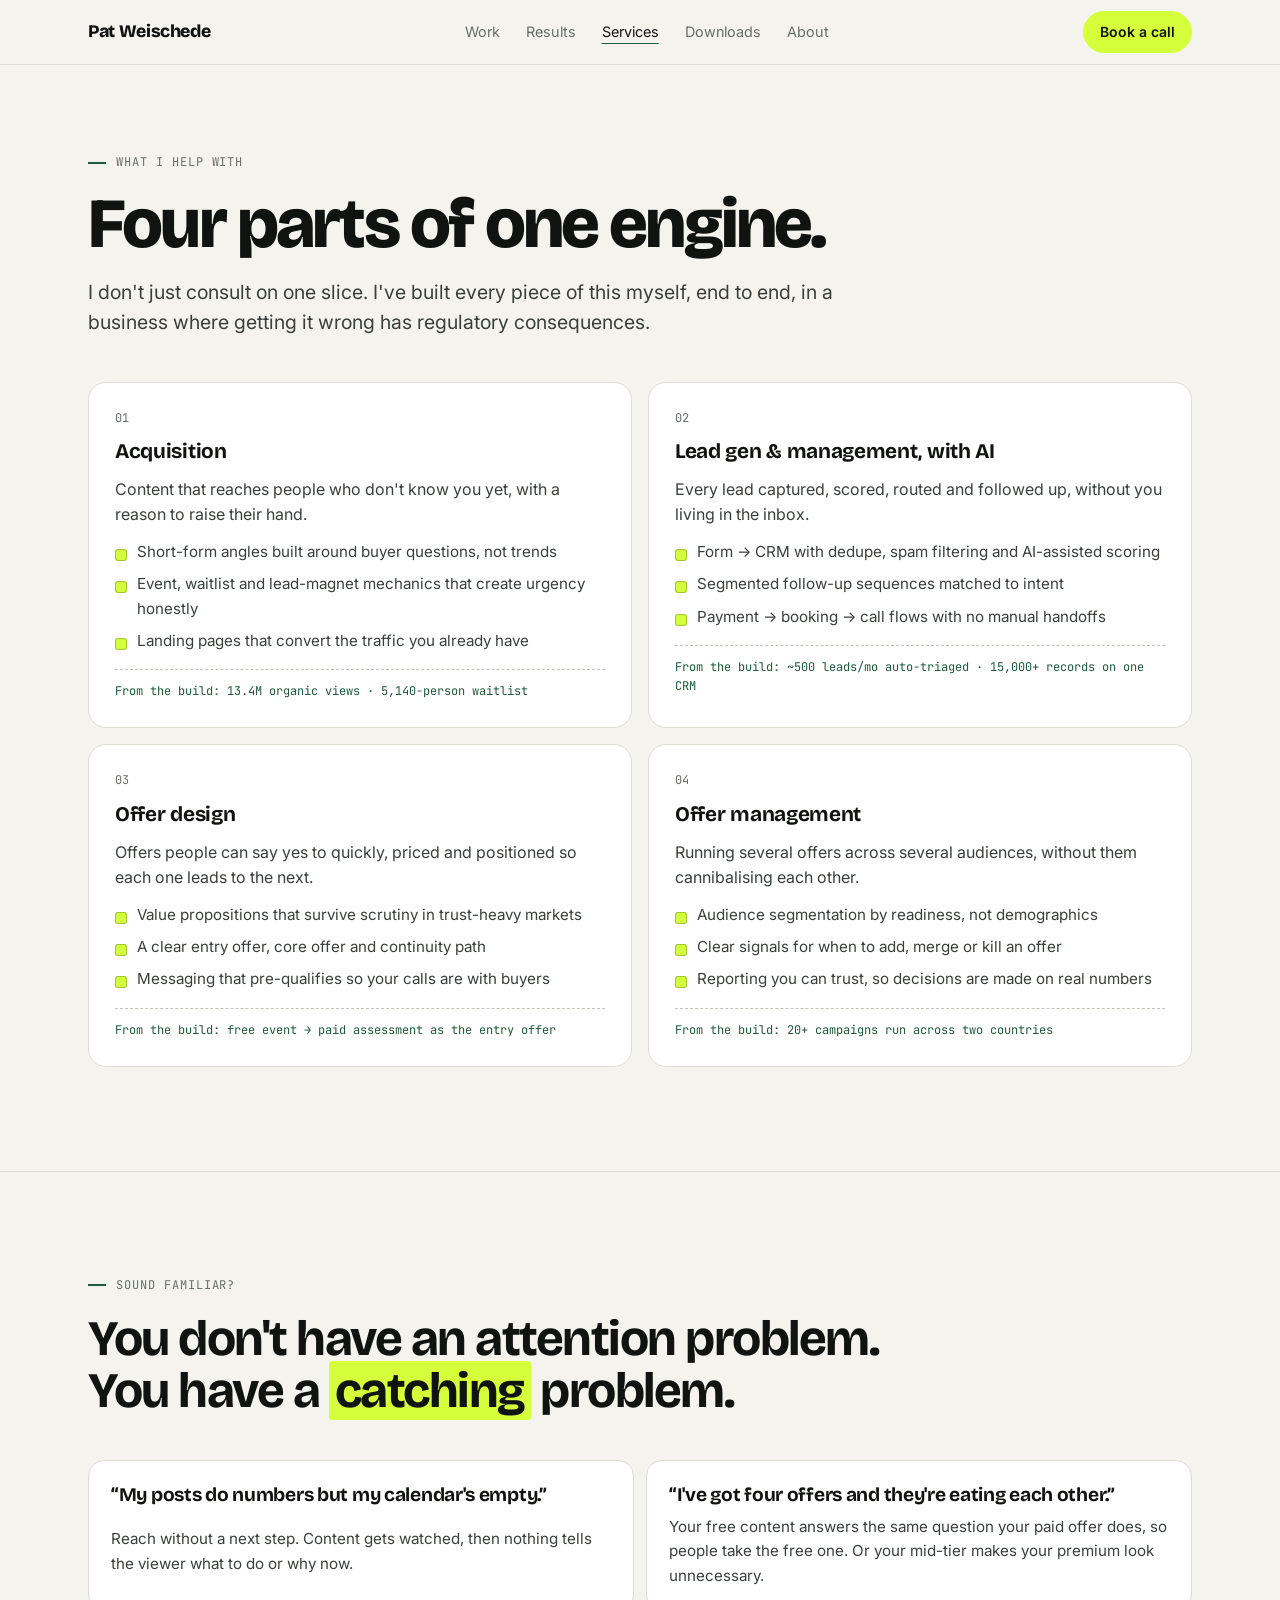
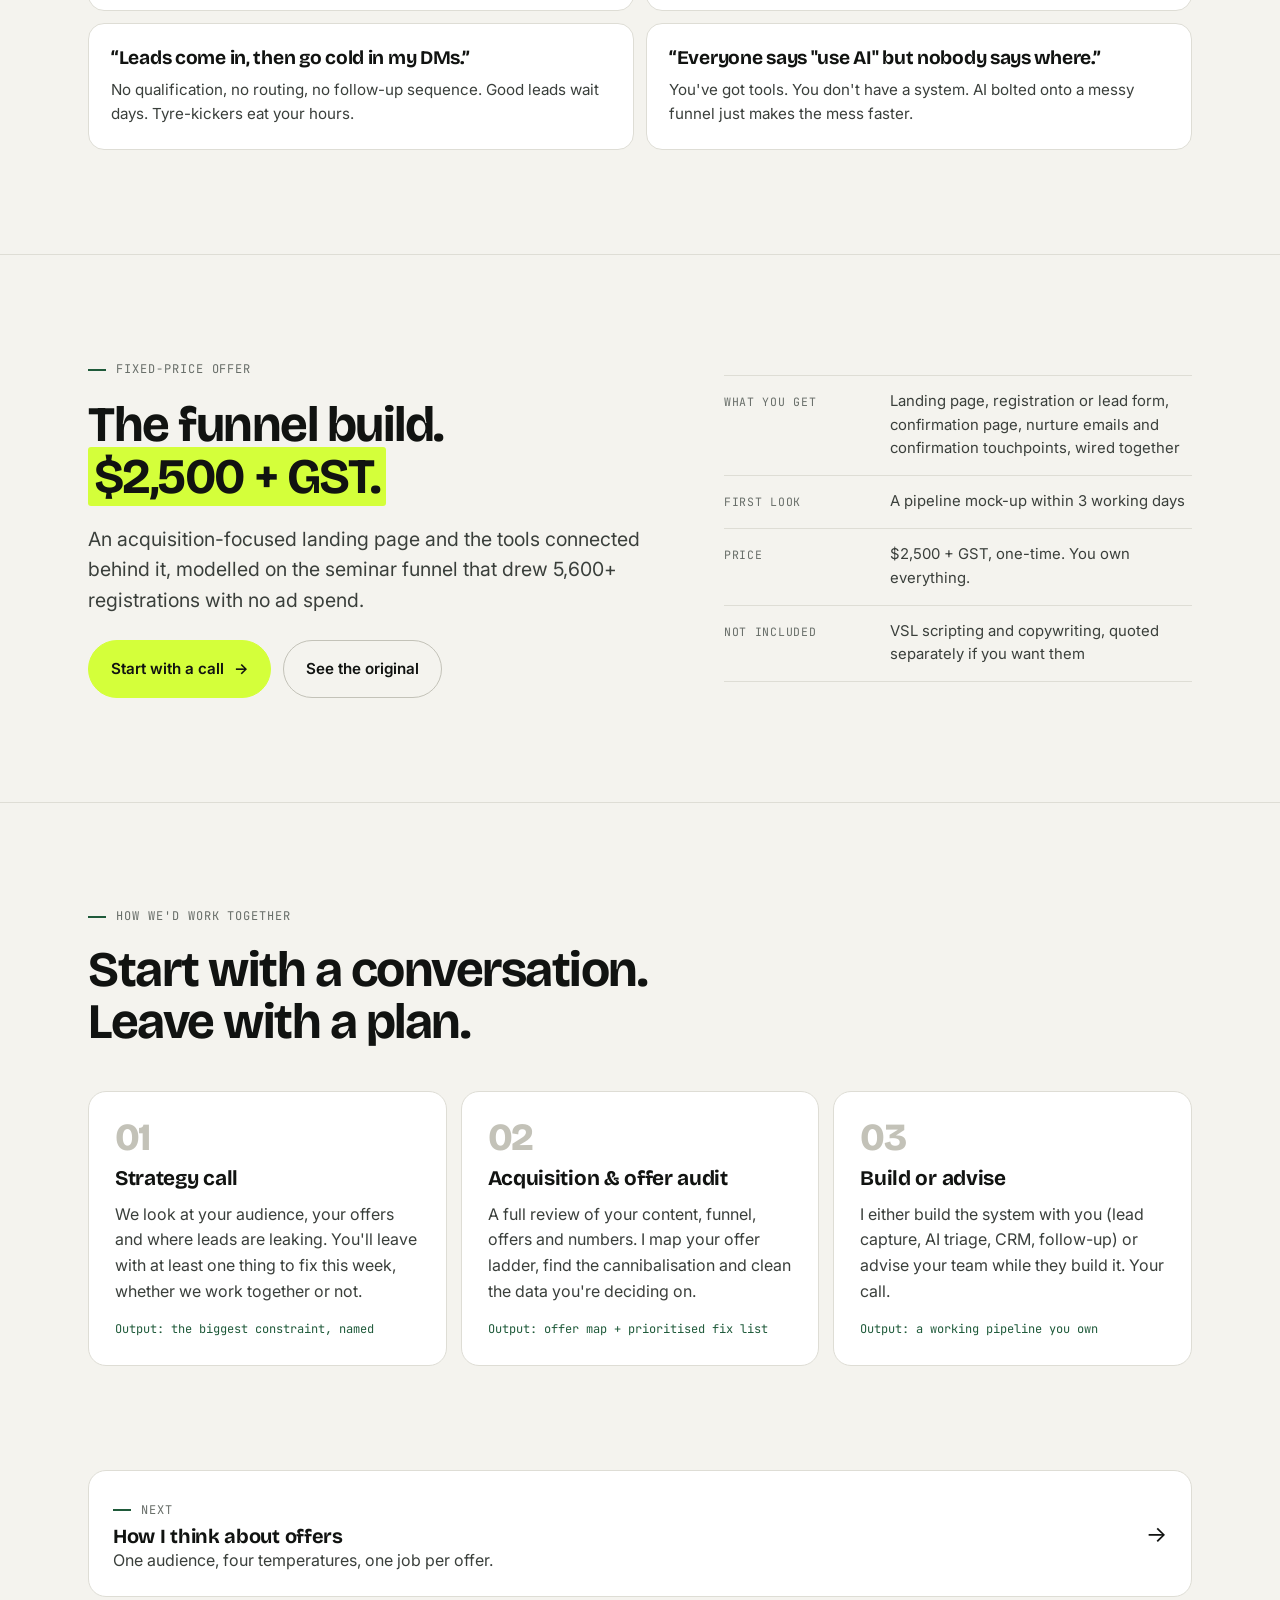
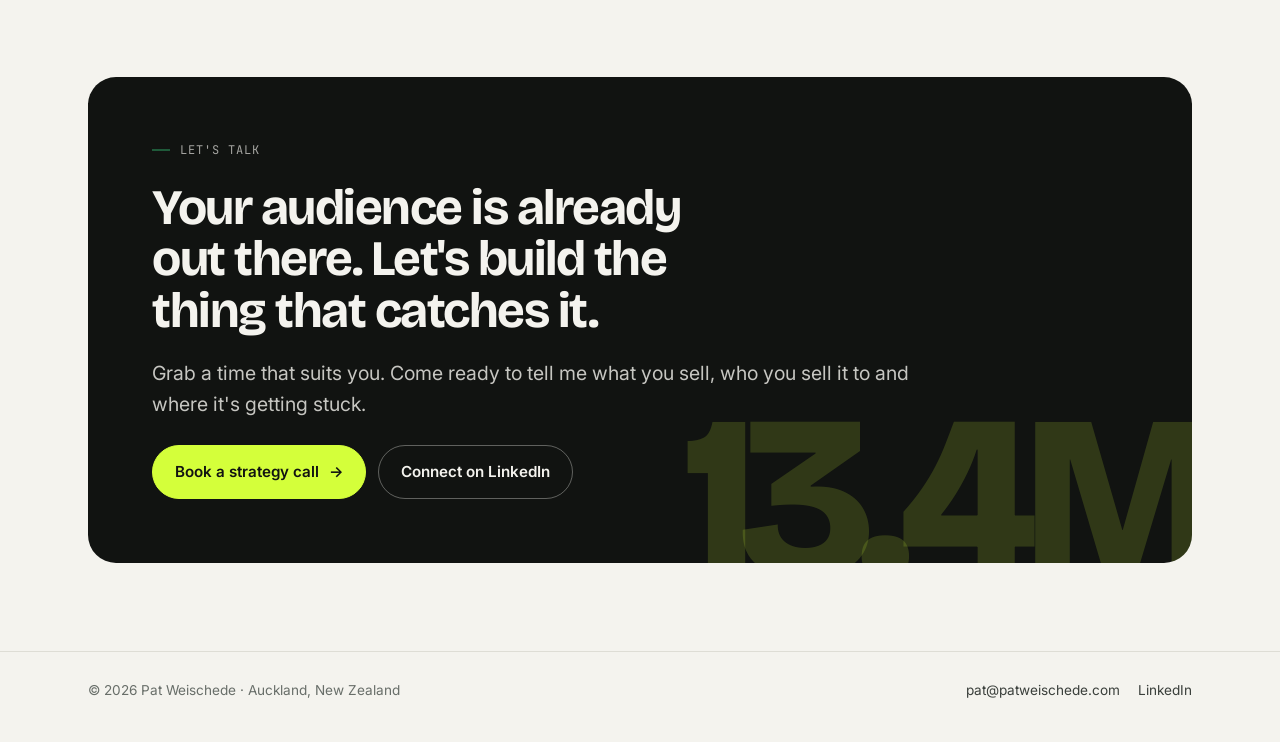
<file: services.html>
<!DOCTYPE html>
<html lang="en-NZ">
<head>
<meta charset="utf-8">
<meta name="viewport" content="width=device-width, initial-scale=1">
<title>Services — Pat Weischede</title>
<meta name="description" content="Acquisition, AI-assisted lead gen, offer design and offer management for coaches, consultants, advisors and growing businesses.">
<meta property="og:title" content="13.4M views. 111k followers. 10 months. — Pat Weischede">
<meta property="og:description" content="Acquisition, offer design and AI lead gen for coaches, consultants, advisors and growing businesses.">
<meta property="og:type" content="website">
<meta property="og:url" content="https://patweischede.com/services.html">
<meta property="og:image" content="https://patweischede.com/og-image.jpg">
<meta name="twitter:card" content="summary_large_image">
<link rel="canonical" href="https://patweischede.com/services.html">
<link rel="icon" type="image/svg+xml" href="data:image/svg+xml,<svg xmlns='http://www.w3.org/2000/svg' viewBox='0 0 100 100'><rect width='100' height='100' rx='22' fill='%23111311'/><text x='50' y='68' font-family='Arial' font-weight='700' font-size='52' text-anchor='middle' fill='%23D4FF3A'>P</text></svg>">
<link rel="preconnect" href="https://fonts.googleapis.com">
<link rel="preconnect" href="https://fonts.gstatic.com" crossorigin>
<link rel="stylesheet" href="https://fonts.googleapis.com/css2?family=Bricolage+Grotesque:opsz,wght@12..96,500..800&family=Inter:wght@400;500;600&family=JetBrains+Mono:wght@400;500&display=swap">
<link rel="stylesheet" href="styles.css">
</head>
<body>
<div class="progress" aria-hidden="true"></div>

<div class="nav-bar">
  <nav class="wrap nav" aria-label="Primary">
    <a class="brand" href="index.html">Pat Weischede</a>
    <div class="nav-links">
      <a href="work.html">Work</a>
      <a href="results.html">Results</a>
      <a href="services.html" aria-current="page">Services</a>
      <a href="work.html#documents">Downloads</a>
      <a href="about.html">About</a>
    </div>
    <a class="btn btn-primary" href="https://cal.com/patweischede/strategy-call" target="_blank" rel="noopener">Book a call</a>
  </nav>
</div>

<main id="top">

  <section class="sec first">
    <div class="wrap">
      <div class="sec-head reveal">
        <span class="kicker">What I help with</span>
        <h1>Four parts of one engine.</h1>
        <p class="lede">I don't just consult on one slice. I've built every piece of this myself, end to end, in a business where getting it wrong has regulatory consequences.</p>
      </div>
      <div class="pillars">
        <article class="pillar reveal">
          <span class="n">01</span>
          <h3>Acquisition</h3>
          <p>Content that reaches people who don't know you yet, with a reason to raise their hand.</p>
          <ul>
            <li>Short-form angles built around buyer questions, not trends</li>
            <li>Event, waitlist and lead-magnet mechanics that create urgency honestly</li>
            <li>Landing pages that convert the traffic you already have</li>
          </ul>
          <span class="from">From the build: 13.4M organic views · 5,140-person waitlist</span>
        </article>
        <article class="pillar reveal">
          <span class="n">02</span>
          <h3>Lead gen & management, with AI</h3>
          <p>Every lead captured, scored, routed and followed up, without you living in the inbox.</p>
          <ul>
            <li>Form → CRM with dedupe, spam filtering and AI-assisted scoring</li>
            <li>Segmented follow-up sequences matched to intent</li>
            <li>Payment → booking → call flows with no manual handoffs</li>
          </ul>
          <span class="from">From the build: ~500 leads/mo auto-triaged · 15,000+ records on one CRM</span>
        </article>
        <article class="pillar reveal">
          <span class="n">03</span>
          <h3>Offer design</h3>
          <p>Offers people can say yes to quickly, priced and positioned so each one leads to the next.</p>
          <ul>
            <li>Value propositions that survive scrutiny in trust-heavy markets</li>
            <li>A clear entry offer, core offer and continuity path</li>
            <li>Messaging that pre-qualifies so your calls are with buyers</li>
          </ul>
          <span class="from">From the build: free event → paid assessment as the entry offer</span>
        </article>
        <article class="pillar reveal">
          <span class="n">04</span>
          <h3>Offer management</h3>
          <p>Running several offers across several audiences, without them cannibalising each other.</p>
          <ul>
            <li>Audience segmentation by readiness, not demographics</li>
            <li>Clear signals for when to add, merge or kill an offer</li>
            <li>Reporting you can trust, so decisions are made on real numbers</li>
          </ul>
          <span class="from">From the build: 20+ campaigns run across two countries</span>
        </article>
      </div>
    </div>
  </section>

  <section class="sec">
    <div class="wrap">
      <div class="sec-head reveal">
        <span class="kicker">Sound familiar?</span>
        <h2>You don't have an attention problem. You have a <span class="mark">catching</span> problem.</h2>
      </div>
      <div class="pains">
        <div class="pain reveal">
          <q>My posts do numbers but my calendar's empty.</q>
          <p>Reach without a next step. Content gets watched, then nothing tells the viewer what to do or why now.</p>
        </div>
        <div class="pain reveal">
          <q>I've got four offers and they're eating each other.</q>
          <p>Your free content answers the same question your paid offer does, so people take the free one. Or your mid-tier makes your premium look unnecessary.</p>
        </div>
        <div class="pain reveal">
          <q>Leads come in, then go cold in my DMs.</q>
          <p>No qualification, no routing, no follow-up sequence. Good leads wait days. Tyre-kickers eat your hours.</p>
        </div>
        <div class="pain reveal">
          <q>Everyone says "use AI" but nobody says where.</q>
          <p>You've got tools. You don't have a system. AI bolted onto a messy funnel just makes the mess faster.</p>
        </div>
      </div>
    </div>
  </section>

  <section class="sec" id="funnel-build">
    <div class="wrap about-grid">
      <div class="sec-head reveal" style="margin-bottom:0">
        <span class="kicker">Fixed-price offer</span>
        <h2>The funnel build. <span class="mark">$2,500 + GST.</span></h2>
        <p class="lede">An acquisition-focused landing page and the tools connected behind it, modelled on the seminar funnel that drew 5,600+ registrations with no ad spend.</p>
        <div class="cta-row">
          <a class="btn btn-primary" href="https://cal.com/patweischede/strategy-call" target="_blank" rel="noopener">Start with a call <span class="arr" aria-hidden="true">→</span></a>
          <a class="btn btn-ghost" href="work.html#seminar">See the original</a>
        </div>
      </div>
      <dl class="facts reveal">
        <div class="fact"><dt>What you get</dt><dd>Landing page, registration or lead form, confirmation page, nurture emails and confirmation touchpoints, wired together</dd></div>
        <div class="fact"><dt>First look</dt><dd>A pipeline mock-up within 3 working days</dd></div>
        <div class="fact"><dt>Price</dt><dd>$2,500 + GST, one-time. You own everything.</dd></div>
        <div class="fact"><dt>Not included</dt><dd>VSL scripting and copywriting, quoted separately if you want them</dd></div>
      </dl>
    </div>
  </section>

  <section class="sec" id="book">
    <div class="wrap">
      <div class="sec-head reveal">
        <span class="kicker">How we'd work together</span>
        <h2>Start with a conversation. Leave with a plan.</h2>
      </div>
      <div class="process">
        <article class="proc reveal">
          <span class="num">01</span>
          <h3>Strategy call</h3>
          <p>We look at your audience, your offers and where leads are leaking. You'll leave with at least one thing to fix this week, whether we work together or not.</p>
          <span class="out">Output: the biggest constraint, named</span>
        </article>
        <article class="proc reveal">
          <span class="num">02</span>
          <h3>Acquisition & offer audit</h3>
          <p>A full review of your content, funnel, offers and numbers. I map your offer ladder, find the cannibalisation and clean the data you're deciding on.</p>
          <span class="out">Output: offer map + prioritised fix list</span>
        </article>
        <article class="proc reveal">
          <span class="num">03</span>
          <h3>Build or advise</h3>
          <p>I either build the system with you (lead capture, AI triage, CRM, follow-up) or advise your team while they build it. Your call.</p>
          <span class="out">Output: a working pipeline you own</span>
        </article>
      </div>
    </div>
  </section>

  <!-- ================= NEXT ================= -->
  <div class="wrap next">
    <a href="offers.html">
      <span><span class="kicker">Next</span><h3>How I think about offers</h3><p>One audience, four temperatures, one job per offer.</p></span>
      <span class="arr" aria-hidden="true">→</span>
    </a>
  </div>

  <section class="wrap final">
    <div class="final-card reveal">
      <span class="bigfig" aria-hidden="true">13.4M</span>
      <span class="kicker" style="color:color-mix(in srgb, var(--ground) 65%, transparent)">Let's talk</span>
      <h2>Your audience is already out there. Let's build the thing that catches it.</h2>
      <p class="lede" style="color:inherit; opacity:0.8">Grab a time that suits you. Come ready to tell me what you sell, who you sell it to and where it's getting stuck.</p>
      <div class="cta-row">
        <a class="btn btn-primary" href="https://cal.com/patweischede/strategy-call" target="_blank" rel="noopener">Book a strategy call <span class="arr" aria-hidden="true">→</span></a>
        <a class="btn btn-ghost" href="https://www.linkedin.com/in/patrick-weischede-8a31b01b9/" rel="noopener">Connect on LinkedIn</a>
      </div>
    </div>
  </section>

</main>

<footer>
  <div class="wrap foot">
    <span>© 2026 Pat Weischede · Auckland, New Zealand</span>
    <span class="foot-links">
      <a href="mailto:pat@patweischede.com">pat@patweischede.com</a>
      <a href="https://www.linkedin.com/in/patrick-weischede-8a31b01b9/" rel="noopener">LinkedIn</a>
    </span>
  </div>
</footer>

<script src="site.js"></script>
</body>
</html>
</file>
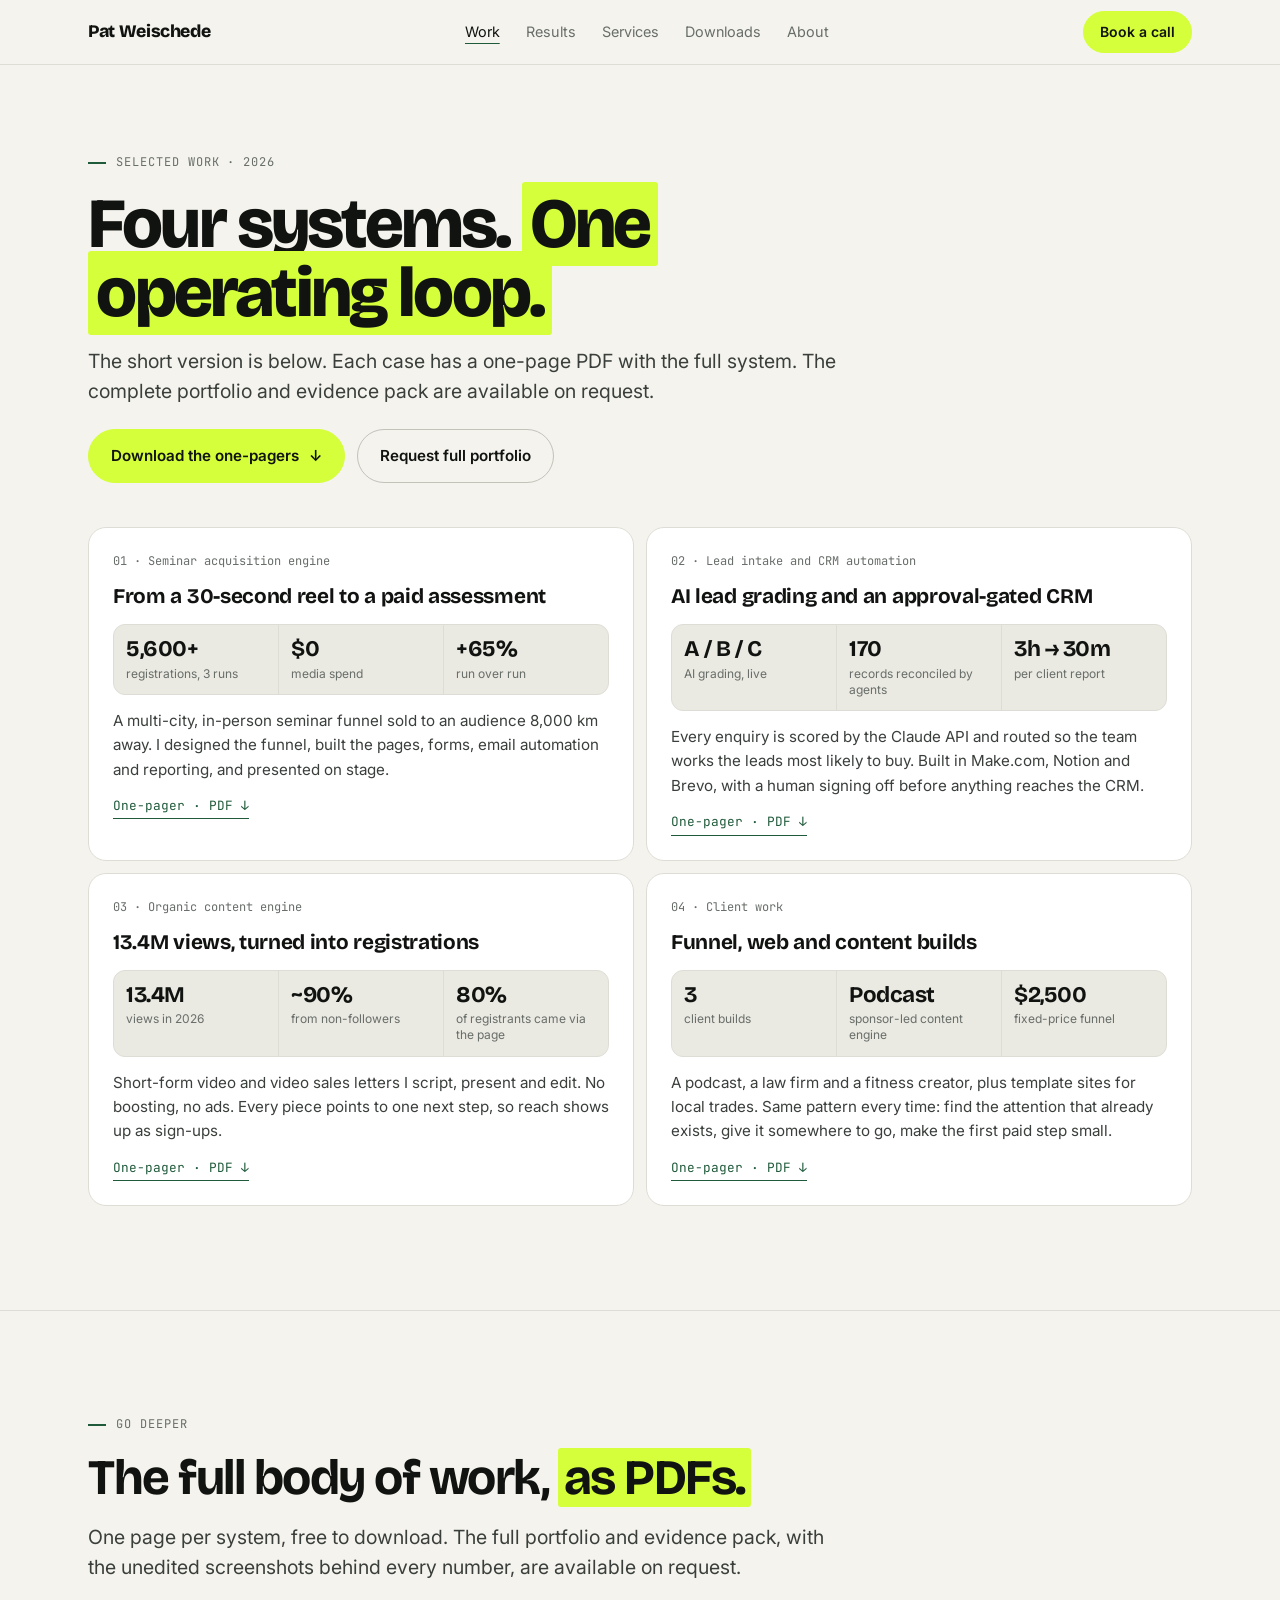
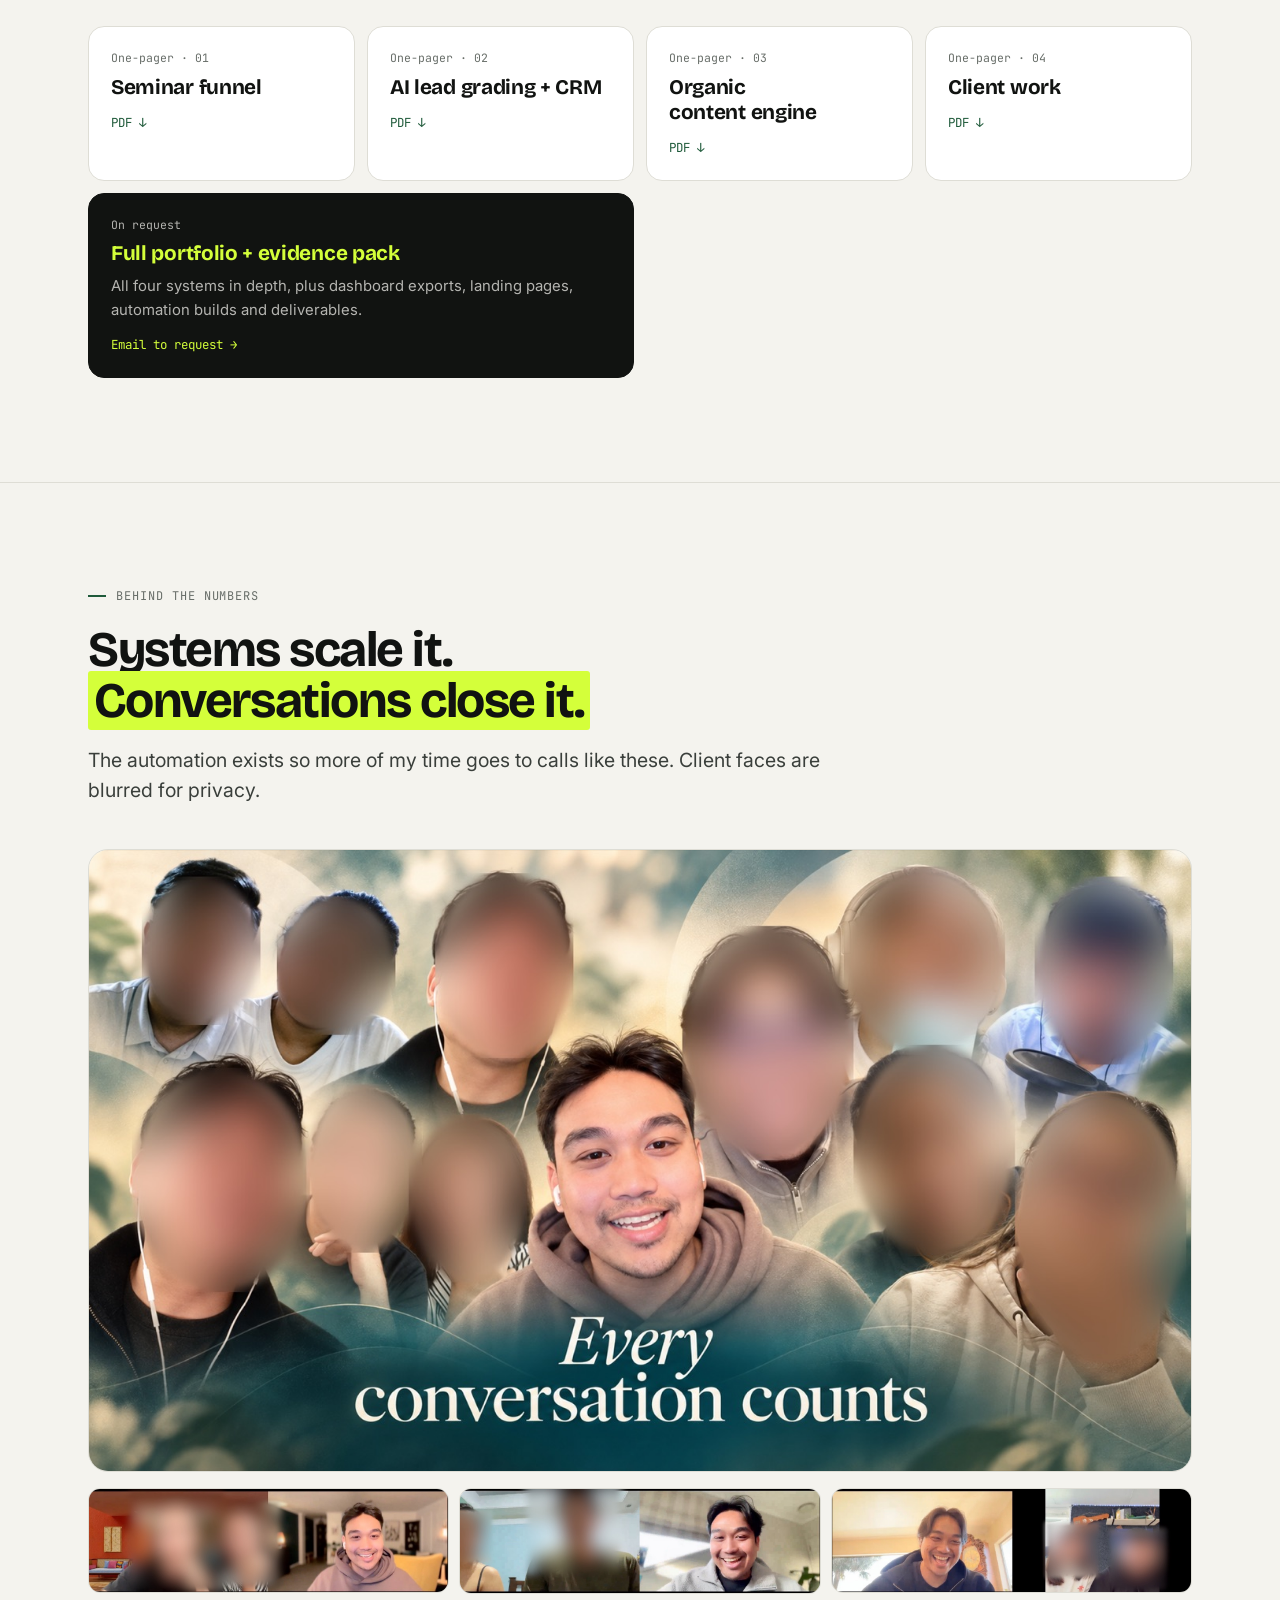
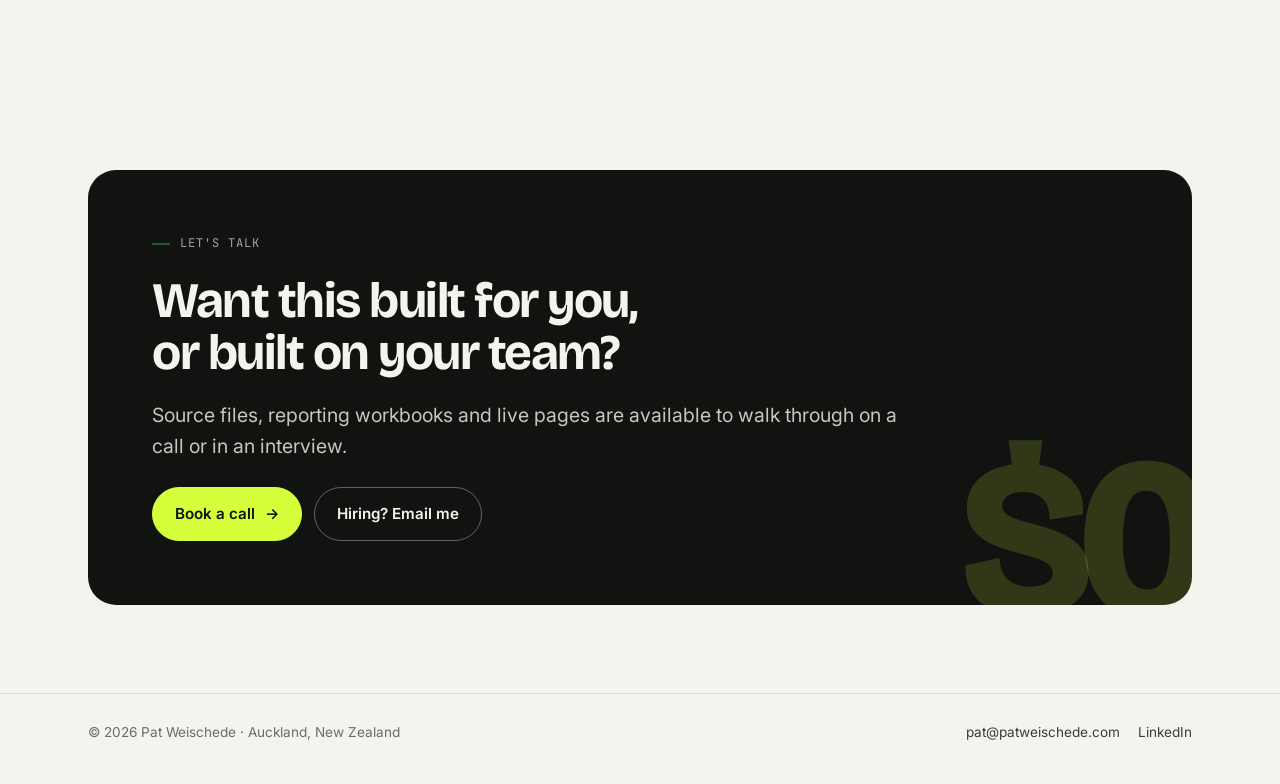
<file: work.html>
<!DOCTYPE html>
<html lang="en-NZ">
<head>
<meta charset="utf-8">
<meta name="viewport" content="width=device-width, initial-scale=1">
<title>Work — Pat Weischede</title>
<meta name="description" content="Four case studies in brief, plus the full portfolio, one-pagers and evidence pack as PDF downloads.">
<meta property="og:title" content="Selected work — Pat Weischede">
<meta property="og:description" content="Acquisition systems that turn organic attention into paying clients. Four case studies, with the numbers.">
<meta property="og:type" content="website">
<meta property="og:url" content="https://patweischede.com/work.html">
<meta property="og:image" content="https://patweischede.com/og-image.jpg">
<meta name="twitter:card" content="summary_large_image">
<link rel="canonical" href="https://patweischede.com/work.html">
<link rel="icon" type="image/svg+xml" href="data:image/svg+xml,<svg xmlns='http://www.w3.org/2000/svg' viewBox='0 0 100 100'><rect width='100' height='100' rx='22' fill='%23111311'/><text x='50' y='68' font-family='Arial' font-weight='700' font-size='52' text-anchor='middle' fill='%23D4FF3A'>P</text></svg>">
<link rel="preconnect" href="https://fonts.googleapis.com">
<link rel="preconnect" href="https://fonts.gstatic.com" crossorigin>
<link rel="stylesheet" href="https://fonts.googleapis.com/css2?family=Bricolage+Grotesque:opsz,wght@12..96,500..800&family=Inter:wght@400;500;600&family=JetBrains+Mono:wght@400;500&display=swap">
<link rel="stylesheet" href="styles.css">
</head>
<body>
<div class="progress" aria-hidden="true"></div>

<div class="nav-bar">
  <nav class="wrap nav" aria-label="Primary">
    <a class="brand" href="index.html">Pat Weischede</a>
    <div class="nav-links">
      <a href="work.html" aria-current="page">Work</a>
      <a href="results.html">Results</a>
      <a href="services.html">Services</a>
      <a href="work.html#documents">Downloads</a>
      <a href="about.html">About</a>
    </div>
    <a class="btn btn-primary" href="https://cal.com/patweischede/strategy-call" target="_blank" rel="noopener">Book a call</a>
  </nav>
</div>

<main id="top">

  <section class="sec first">
    <div class="wrap">
      <div class="sec-head reveal">
        <span class="kicker">Selected work · 2026</span>
        <h1>Four systems. <span class="mark">One operating loop.</span></h1>
        <p class="lede">The short version is below. Each case has a one-page PDF with the full system. The complete portfolio and evidence pack are available on request.</p>
        <div class="cta-row">
          <a class="btn btn-primary" href="#documents">Download the one-pagers <span class="arr" aria-hidden="true">↓</span></a>
          <a class="btn btn-ghost" href="mailto:pat@patweischede.com?subject=Portfolio%20request">Request full portfolio</a>
        </div>
      </div>

      <div class="cases">
        <article class="case-card reveal" id="seminar">
          <span class="n">01 · Seminar acquisition engine</span>
          <h3>From a 30-second reel to a paid assessment</h3>
          <div class="mini-stats"><div><b>5,600+</b><span>registrations, 3 runs</span></div><div><b>$0</b><span>media spend</span></div><div><b>+65%</b><span>run over run</span></div></div>
          <p>A multi-city, in-person seminar funnel sold to an audience 8,000 km away. I designed the funnel, built the pages, forms, email automation and reporting, and presented on stage.</p>
          <a class="dl" href="docs/Case-Study-1-Seminar-Funnel.pdf" download>One-pager · PDF <span aria-hidden="true">↓</span></a>
        </article>
        <article class="case-card reveal" id="crm">
          <span class="n">02 · Lead intake and CRM automation</span>
          <h3>AI lead grading and an approval-gated CRM</h3>
          <div class="mini-stats"><div><b>A / B / C</b><span>AI grading, live</span></div><div><b>170</b><span>records reconciled by agents</span></div><div><b>3h → 30m</b><span>per client report</span></div></div>
          <p>Every enquiry is scored by the Claude API and routed so the team works the leads most likely to buy. Built in Make.com, Notion and Brevo, with a human signing off before anything reaches the CRM.</p>
          <a class="dl" href="docs/Case-Study-2-AI-Lead-Grading-CRM.pdf" download>One-pager · PDF <span aria-hidden="true">↓</span></a>
        </article>
        <article class="case-card reveal" id="content">
          <span class="n">03 · Organic content engine</span>
          <h3>13.4M views, turned into registrations</h3>
          <div class="mini-stats"><div><b>13.4M</b><span>views in 2026</span></div><div><b>~90%</b><span>from non-followers</span></div><div><b>80%</b><span>of registrants came via the page</span></div></div>
          <p>Short-form video and video sales letters I script, present and edit. No boosting, no ads. Every piece points to one next step, so reach shows up as sign-ups.</p>
          <a class="dl" href="docs/Case-Study-3-Organic-Content-Engine.pdf" download>One-pager · PDF <span aria-hidden="true">↓</span></a>
        </article>
        <article class="case-card reveal" id="clients">
          <span class="n">04 · Client work</span>
          <h3>Funnel, web and content builds</h3>
          <div class="mini-stats"><div><b>3</b><span>client builds</span></div><div><b>Podcast</b><span>sponsor-led content engine</span></div><div><b>$2,500</b><span>fixed-price funnel</span></div></div>
          <p>A podcast, a law firm and a fitness creator, plus template sites for local trades. Same pattern every time: find the attention that already exists, give it somewhere to go, make the first paid step small.</p>
          <a class="dl" href="docs/Case-Study-4-Client-Work.pdf" download>One-pager · PDF <span aria-hidden="true">↓</span></a>
        </article>
      </div>
    </div>
  </section>

  <!-- ================= DOCUMENTS ================= -->
  <section class="sec" id="documents">
    <div class="wrap">
      <div class="sec-head reveal">
        <span class="kicker">Go deeper</span>
        <h2>The full body of work, <span class="mark">as PDFs.</span></h2>
        <p class="lede">One page per system, free to download. The full portfolio and evidence pack, with the unedited screenshots behind every number, are available on request.</p>
      </div>
      <div class="docs">
        <a class="doc reveal" href="docs/Case-Study-1-Seminar-Funnel.pdf" download><span class="n">One-pager · 01</span><h3>Seminar funnel</h3><span class="go">PDF ↓</span></a>
        <a class="doc reveal" href="docs/Case-Study-2-AI-Lead-Grading-CRM.pdf" download><span class="n">One-pager · 02</span><h3>AI lead grading + CRM</h3><span class="go">PDF ↓</span></a>
        <a class="doc reveal" href="docs/Case-Study-3-Organic-Content-Engine.pdf" download><span class="n">One-pager · 03</span><h3>Organic content engine</h3><span class="go">PDF ↓</span></a>
        <a class="doc reveal" href="docs/Case-Study-4-Client-Work.pdf" download><span class="n">One-pager · 04</span><h3>Client work</h3><span class="go">PDF ↓</span></a>
        <a class="doc feature reveal" href="mailto:pat@patweischede.com?subject=Portfolio%20request">
          <span class="n">On request</span>
          <h3>Full portfolio + evidence pack</h3>
          <p>All four systems in depth, plus dashboard exports, landing pages, automation builds and deliverables.</p>
          <span class="go">Email to request →</span>
        </a>
      </div>
    </div>
  </section>

  <!-- ================= PEOPLE ================= -->
  <section class="sec" id="calls">
    <div class="wrap">
      <div class="sec-head reveal">
        <span class="kicker">Behind the numbers</span>
        <h2>Systems scale it. <span class="mark">Conversations close it.</span></h2>
        <p class="lede">The automation exists so more of my time goes to calls like these. Client faces are blurred for privacy.</p>
      </div>
      <figure class="photo reveal">
        <img src="assets/meetings-collage.jpg" width="1400" height="788" loading="lazy" alt="Collage of Pat smiling on a video call, surrounded by blurred clients from other consultations, captioned 'Every conversation counts'.">
      </figure>
      <div class="calls">
        <img class="reveal" src="assets/call-1.jpg" width="1100" height="318" loading="lazy" alt="Pat on a video consultation with two clients, whose faces are blurred.">
        <img class="reveal" src="assets/call-3.jpg" width="1100" height="320" loading="lazy" alt="Pat laughing on a video consultation with two clients, whose faces are blurred.">
        <img class="reveal" src="assets/call-5.jpg" width="1100" height="318" loading="lazy" alt="Pat laughing on a video call with two clients, whose faces are blurred.">
      </div>
    </div>
  </section>

  <section class="wrap final">
    <div class="final-card reveal">
      <span class="bigfig" aria-hidden="true">$0</span>
      <span class="kicker" style="color:color-mix(in srgb, var(--ground) 65%, transparent)">Let's talk</span>
      <h2>Want this built for you, or built on your team?</h2>
      <p class="lede" style="color:inherit; opacity:0.8">Source files, reporting workbooks and live pages are available to walk through on a call or in an interview.</p>
      <div class="cta-row">
        <a class="btn btn-primary" href="https://cal.com/patweischede/strategy-call" target="_blank" rel="noopener">Book a call <span class="arr" aria-hidden="true">→</span></a>
        <a class="btn btn-ghost" href="mailto:pat@patweischede.com?subject=Role%20enquiry">Hiring? Email me</a>
      </div>
    </div>
  </section>

</main>

<footer>
  <div class="wrap foot">
    <span>© 2026 Pat Weischede · Auckland, New Zealand</span>
    <span class="foot-links">
      <a href="mailto:pat@patweischede.com">pat@patweischede.com</a>
      <a href="https://www.linkedin.com/in/patrick-weischede-8a31b01b9/" rel="noopener">LinkedIn</a>
    </span>
  </div>
</footer>

<script src="site.js"></script>
</body>
</html>
</file>
<file: styles.css>
:root {
  --ground: #F4F3EE;
  --surface: #FFFFFF;
  --surface-sunk: #EAE9E2;
  --ink: #111311;
  --ink-soft: #3A3F3B;
  --muted: #686E69;
  --line: #DEDDD5;
  --line-strong: #C3C2B8;
  --accent: #1F5A3A;
  --hi: #D4FF3A;
  --hi-ink: #111311;
  --down: #B4472A;
  --shot-bg: #18191A;
  --bar: color-mix(in srgb, #D4FF3A 60%, transparent);
  --display: "Bricolage Grotesque", "Helvetica Neue", Arial, sans-serif;
  --body: "Inter", "Helvetica Neue", Arial, sans-serif;
  --mono: "JetBrains Mono", ui-monospace, "SFMono-Regular", Menlo, monospace;
  --measure: 64ch;
  --gutter: 16px;
}
@media (prefers-color-scheme: dark) {
  :root:not([data-theme="light"]) {
    --ground: #0D0E0D;
    --surface: #151715;
    --surface-sunk: #111311;
    --ink: #F1F2EE;
    --ink-soft: #C8CBC5;
    --muted: #8E938C;
    --line: #252825;
    --line-strong: #383C38;
    --accent: #D4FF3A;
    --down: #F08A68;
    --shot-bg: #18191A;
    --bar: color-mix(in srgb, #D4FF3A 20%, transparent);
  }
}
:root[data-theme="dark"] {
  --ground: #0D0E0D;
  --surface: #151715;
  --surface-sunk: #111311;
  --ink: #F1F2EE;
  --ink-soft: #C8CBC5;
  --muted: #8E938C;
  --line: #252825;
  --line-strong: #383C38;
  --accent: #D4FF3A;
  --down: #F08A68;
  --shot-bg: #18191A;
  --bar: color-mix(in srgb, #D4FF3A 20%, transparent);
}
@media (min-width: 640px) { :root { --gutter: 28px; } }

* { box-sizing: border-box; }
html { scroll-behavior: smooth; color-scheme: light dark; }
body {
  margin: 0;
  background: var(--ground);
  color: var(--ink);
  font-family: var(--body);
  font-size: 1rem;
  line-height: 1.6;
  -webkit-font-smoothing: antialiased;
  overflow-x: hidden;
}
img { max-width: 100%; display: block; }
a { color: inherit; }
a:focus-visible, button:focus-visible, summary:focus-visible {
  outline: 2px solid var(--accent);
  outline-offset: 3px;
  border-radius: 4px;
}
.wrap { max-width: 1160px; margin: 0 auto; padding-inline: var(--gutter); }
section[id] { scroll-margin-top: 72px; }
p { margin: 0; max-width: var(--measure); color: var(--ink-soft); }
h1, h2, h3 { font-family: var(--display); margin: 0; text-wrap: balance; color: var(--ink); }
h2 {
  font-weight: 700;
  font-size: clamp(1.9rem, 1.3rem + 2.6vw, 3.1rem);
  line-height: 1.04;
  letter-spacing: -0.03em;
}
h3 { font-weight: 700; font-size: 1.3rem; line-height: 1.2; letter-spacing: -0.015em; }
.mark { background: var(--hi); color: var(--hi-ink); padding: 0 0.12em; border-radius: 3px; -webkit-box-decoration-break: clone; box-decoration-break: clone; }
.kicker {
  font-family: var(--mono);
  font-size: 0.75rem;
  letter-spacing: 0.08em;
  text-transform: uppercase;
  color: var(--muted);
  display: inline-flex;
  align-items: center;
  gap: 10px;
}
.kicker::before { content: ""; width: 18px; height: 2px; background: var(--accent); }
.lede { font-size: clamp(1.06rem, 1rem + 0.35vw, 1.22rem); line-height: 1.55; color: var(--ink-soft); }
.sec { padding-block: 72px; border-top: 1px solid var(--line); }
@media (min-width: 900px) { .sec { padding-block: 104px; } }
.sec-head { display: grid; gap: 18px; margin-bottom: 44px; max-width: 820px; }

/* ---------- buttons ---------- */
.btn {
  font-family: var(--body);
  font-weight: 600;
  font-size: 0.95rem;
  text-decoration: none;
  padding: 14px 22px;
  border-radius: 999px;
  display: inline-flex;
  align-items: center;
  gap: 10px;
  border: 1px solid transparent;
  transition: transform 0.15s ease, background 0.15s ease, border-color 0.15s ease;
}
.btn:hover { transform: translateY(-1px); }
.btn-primary { background: var(--hi); color: var(--hi-ink); border-color: var(--hi); }
.btn-ghost { background: transparent; color: var(--ink); border-color: var(--line-strong); }
.btn-ghost:hover { border-color: var(--ink); }
.btn .arr { transition: transform 0.15s ease; }
.btn:hover .arr { transform: translateX(3px); }

/* ---------- nav ---------- */
.nav-bar {
  position: sticky;
  top: 0;
  z-index: 30;
  background: color-mix(in srgb, var(--ground) 88%, transparent);
  backdrop-filter: blur(10px);
  -webkit-backdrop-filter: blur(10px);
  border-bottom: 1px solid var(--line);
}
.nav { display: flex; flex-wrap: wrap; align-items: center; justify-content: space-between; gap: 0 16px; min-height: 64px; }
.brand { font-family: var(--display); font-weight: 800; font-size: 1.1rem; letter-spacing: -0.02em; text-decoration: none; padding-block: 18px; }
.nav-links { display: flex; gap: 22px; order: 3; width: 100%; overflow-x: auto; padding-bottom: 12px; scrollbar-width: none; }
.nav-links::-webkit-scrollbar { display: none; }
.nav-links a { font-size: 0.9rem; text-decoration: none; color: var(--muted); white-space: nowrap; transition: color 0.15s ease; }
.nav-links a:hover, .nav-links a[aria-current="page"] { color: var(--ink); }
.nav-links a[aria-current="page"] { text-decoration: underline; text-decoration-color: var(--accent); text-decoration-thickness: 2px; text-underline-offset: 6px; }
@media (min-width: 860px) {
  .nav { flex-wrap: nowrap; height: 64px; }
  .nav-links { order: 0; width: auto; padding-bottom: 0; gap: 26px; }
}
.nav .btn { padding: 9px 16px; font-size: 0.875rem; }

/* ---------- inner page lead section ---------- */
.sec.first { border-top: 0; padding-top: 56px; }
@media (min-width: 900px) { .sec.first { padding-top: 88px; } }
.sec.first h1 {
  font-weight: 800;
  font-size: clamp(2.3rem, 1.4rem + 4vw, 4.4rem);
  line-height: 0.98;
  letter-spacing: -0.04em;
}

/* ---------- page directory / next links ---------- */
.dir { display: grid; gap: 12px; }
@media (min-width: 700px) { .dir { grid-template-columns: 1fr 1fr; } }
.dir a {
  padding: 24px;
  border-radius: 18px;
  background: var(--surface);
  border: 1px solid var(--line);
  text-decoration: none;
  display: grid;
  gap: 8px;
  align-content: start;
  transition: border-color 0.15s ease, transform 0.15s ease;
}
.dir a:hover { border-color: var(--ink); transform: translateY(-2px); }
.dir .n { font-family: var(--mono); font-size: 0.75rem; color: var(--muted); }
.dir p { font-size: 0.95rem; }
.dir .go { font-family: var(--mono); font-size: 0.78rem; color: var(--accent); margin-top: 4px; }
.next { padding-block: 0 8px; }
.next a { display: flex; justify-content: space-between; align-items: center; gap: 16px; padding: 22px 24px; border-radius: 18px; border: 1px solid var(--line); background: var(--surface); text-decoration: none; transition: border-color 0.15s ease; }
.next a:hover { border-color: var(--ink); }
.next .kicker { margin-bottom: 4px; }
.next h3 { font-size: 1.25rem; }
.next .arr { font-size: 1.4rem; transition: transform 0.15s ease; }
.next a:hover .arr { transform: translateX(4px); }

/* ---------- hero ---------- */
.hero { padding-block: 56px 72px; }
@media (min-width: 900px) { .hero { padding-block: 88px 104px; } }
.hero-grid { display: grid; gap: 48px; align-items: center; }
@media (min-width: 980px) { .hero-grid { grid-template-columns: minmax(0, 1.15fr) minmax(0, 0.85fr); gap: 56px; } }
.hero-copy { display: grid; gap: 24px; }
.hero h1 {
  font-weight: 800;
  font-size: clamp(2.6rem, 1.4rem + 5.6vw, 5.4rem);
  line-height: 0.95;
  letter-spacing: -0.045em;
}
.hero h1 .line { display: block; }
.hero h1 .dim { color: var(--muted); }
.hero .lede { max-width: 54ch; }
.cta-row { display: flex; flex-wrap: wrap; gap: 12px; margin-top: 4px; }
.fine { font-family: var(--mono); font-size: 0.75rem; color: var(--muted); letter-spacing: 0.02em; }

.receipt {
  background: var(--surface);
  border: 1px solid var(--line);
  border-radius: 20px;
  padding: 22px;
  display: grid;
  gap: 18px;
  box-shadow: 0 1px 0 var(--line), 0 24px 60px -30px rgba(0,0,0,0.25);
}
.receipt-top { display: flex; justify-content: space-between; align-items: center; gap: 12px; }
.live { font-family: var(--mono); font-size: 0.7rem; letter-spacing: 0.08em; text-transform: uppercase; color: var(--muted); display: inline-flex; align-items: center; gap: 8px; }
.live::before { content: ""; width: 8px; height: 8px; border-radius: 50%; background: #3BD16F; box-shadow: 0 0 0 4px color-mix(in srgb, #3BD16F 22%, transparent); }
.big-stats { display: grid; grid-template-columns: 1fr 1fr; gap: 10px; }
.big-stat { background: var(--surface-sunk); border-radius: 14px; padding: 16px; }
.big-stat.wide { grid-column: 1 / -1; }
.big-stat .fig {
  font-family: var(--display);
  font-weight: 800;
  font-size: clamp(2rem, 1.5rem + 2vw, 2.9rem);
  line-height: 1;
  letter-spacing: -0.04em;
  font-variant-numeric: tabular-nums;
}
.big-stat.wide .fig { font-size: clamp(2.6rem, 2rem + 2.6vw, 3.6rem); }
.big-stat .cap { font-size: 0.85rem; color: var(--muted); margin-top: 8px; line-height: 1.4; }
.receipt-foot { font-size: 0.85rem; color: var(--ink-soft); border-top: 1px dashed var(--line-strong); padding-top: 14px; }

/* ---------- ticker ---------- */
.ticker { border-top: 1px solid var(--line); border-bottom: 1px solid var(--line); overflow: hidden; background: var(--surface); }
.ticker-track { display: flex; gap: 44px; padding-block: 16px; width: max-content; animation: tick 40s linear infinite; }
.ticker span { font-family: var(--mono); font-size: 0.8rem; letter-spacing: 0.04em; color: var(--muted); white-space: nowrap; }
.ticker b { color: var(--ink); font-weight: 500; }
@keyframes tick { to { transform: translateX(-50%); } }
@media (prefers-reduced-motion: reduce) { .ticker-track { animation: none; } }

/* ---------- proof ---------- */
.proof-grid { display: grid; gap: 16px; }
@media (min-width: 900px) { .proof-grid { grid-template-columns: repeat(12, minmax(0, 1fr)); } }
.shot {
  background: var(--surface);
  border: 1px solid var(--line);
  border-radius: 18px;
  overflow: hidden;
  display: grid;
  grid-template-rows: auto 1fr;
  margin: 0;
}
.shot-frame { background: var(--shot-bg); padding: 14px; }
.shot-frame img { width: 100%; height: auto; border-radius: 8px; }
.shot figcaption { padding: 18px 20px 20px; display: grid; gap: 6px; align-content: start; }
.shot .fig-line { font-family: var(--display); font-weight: 700; font-size: 1.25rem; letter-spacing: -0.02em; color: var(--ink); }
.shot .note { font-size: 0.9rem; color: var(--ink-soft); }
@media (min-width: 900px) {
  .shot.s-views { grid-column: span 12; grid-template-columns: minmax(0, 1.7fr) minmax(0, 1fr); grid-template-rows: none; }
  .shot.s-views figcaption { padding: 28px; align-content: center; }
  .shot.s-split, .shot.s-follow { grid-column: span 6; }
}
.proof-foot { margin-top: 20px; font-size: 0.85rem; color: var(--muted); max-width: 80ch; }
.tag-down { color: var(--down); font-weight: 500; }

/* ---------- funnel ---------- */
.funnel-grid { display: grid; gap: 40px; }
@media (min-width: 960px) { .funnel-grid { grid-template-columns: minmax(0, 1fr) minmax(0, 1fr); gap: 40px; align-items: start; } }
.funnel { display: grid; gap: 8px; }
.step {
  position: relative;
  display: flex;
  justify-content: space-between;
  align-items: baseline;
  gap: 16px;
  padding: 16px 18px;
  border-radius: 12px;
  background: var(--surface);
  border: 1px solid var(--line);
  overflow: hidden;
}
.step::before {
  content: "";
  position: absolute;
  inset: 0 auto 0 0;
  width: var(--w, 100%);
  background: var(--bar);
  z-index: 0;
}
.step > * { position: relative; z-index: 1; }
.step .lbl { font-size: 0.95rem; color: var(--ink); }
.step .val { font-family: var(--display); font-weight: 800; font-size: 1.5rem; letter-spacing: -0.03em; font-variant-numeric: tabular-nums; color: var(--ink); }
.ratio { font-family: var(--mono); font-size: 0.75rem; color: var(--muted); padding-left: 18px; }
.system-stats { display: grid; grid-template-columns: 1fr 1fr; gap: 1px; background: var(--line); border: 1px solid var(--line); border-radius: 14px; overflow: hidden; }
.system-stats div { background: var(--surface); padding: 16px; }
.system-stats b { display: block; font-family: var(--display); font-size: 1.35rem; letter-spacing: -0.02em; color: var(--ink); }
.system-stats span { font-size: 0.82rem; color: var(--muted); line-height: 1.4; display: block; margin-top: 4px; }

/* ---------- pain ---------- */
.pains { display: grid; gap: 12px; }
@media (min-width: 760px) { .pains { grid-template-columns: 1fr 1fr; } }
.pain { padding: 22px; border-radius: 16px; border: 1px solid var(--line); background: var(--surface); display: grid; gap: 8px; }
.pain q { font-family: var(--display); font-weight: 700; font-size: 1.2rem; letter-spacing: -0.015em; color: var(--ink); quotes: "\201C" "\201D"; line-height: 1.25; }
.pain p { font-size: 0.95rem; }

/* ---------- pillars ---------- */
.pillars { display: grid; gap: 16px; }
@media (min-width: 760px) { .pillars { grid-template-columns: 1fr 1fr; } }
.pillar { padding: 26px; border-radius: 18px; background: var(--surface); border: 1px solid var(--line); display: grid; gap: 12px; align-content: start; }
.pillar .n { font-family: var(--mono); font-size: 0.75rem; color: var(--muted); }
.pillar ul { margin: 0; padding: 0; list-style: none; display: grid; gap: 8px; }
.pillar li { padding-left: 22px; position: relative; color: var(--ink-soft); font-size: 0.95rem; }
.pillar li::before { content: ""; position: absolute; left: 0; top: 0.6em; width: 10px; height: 10px; border-radius: 3px; background: var(--hi); border: 1px solid color-mix(in srgb, var(--ink) 25%, transparent); }
.pillar .from { font-family: var(--mono); font-size: 0.75rem; color: var(--accent); border-top: 1px dashed var(--line-strong); padding-top: 12px; margin-top: 4px; }

/* ---------- ladder ---------- */
.ladder { display: grid; gap: 10px; }
@media (min-width: 900px) { .ladder { grid-template-columns: repeat(4, minmax(0, 1fr)); gap: 12px; } }
.rung { border-radius: 16px; padding: 20px; display: grid; gap: 10px; align-content: start; border: 1px solid var(--line); background: var(--surface); }
.rung .temp { font-family: var(--mono); font-size: 0.72rem; letter-spacing: 0.08em; text-transform: uppercase; display: inline-flex; gap: 8px; align-items: center; color: var(--muted); }
.rung .dot { width: 10px; height: 10px; border-radius: 50%; }
.rung h3 { font-size: 1.15rem; }
.rung dl { margin: 0; display: grid; gap: 8px; }
.rung dt { font-family: var(--mono); font-size: 0.68rem; letter-spacing: 0.08em; text-transform: uppercase; color: var(--muted); }
.rung dd { margin: 0; font-size: 0.9rem; color: var(--ink-soft); }
.rung .eg { font-size: 0.85rem; color: var(--ink); background: var(--surface-sunk); border-radius: 10px; padding: 10px 12px; }
@media (min-width: 900px) {
  .rung { position: relative; }
  .rung:not(:last-child)::after {
    content: "→";
    position: absolute;
    right: -11px;
    top: 22px;
    width: 22px; height: 22px;
    display: grid; place-items: center;
    font-size: 0.8rem;
    background: var(--ink);
    color: var(--ground);
    border-radius: 50%;
    z-index: 2;
  }
}
.rules { display: grid; gap: 16px; margin-top: 40px; }
@media (min-width: 860px) { .rules { grid-template-columns: repeat(3, minmax(0, 1fr)); } }
.rule { padding: 24px; border-radius: 18px; display: grid; gap: 14px; align-content: start; background: var(--surface); border: 1px solid var(--line); }
.rule.add { border-top: 4px solid #3BD16F; }
.rule.cut { border-top: 4px solid var(--down); }
.rule.keep { border-top: 4px solid var(--ink); }
.rule ol { margin: 0; padding-left: 1.15em; display: grid; gap: 10px; color: var(--ink-soft); font-size: 0.93rem; }
.rule li::marker { font-family: var(--mono); color: var(--muted); font-size: 0.8rem; }

/* ---------- who ---------- */
.who { display: grid; gap: 12px; }
@media (min-width: 700px) { .who { grid-template-columns: 1fr 1fr; } }
@media (min-width: 1040px) { .who { grid-template-columns: repeat(4, minmax(0, 1fr)); } }
.who-card { padding: 22px; border-radius: 16px; border: 1px solid var(--line); background: var(--surface); display: grid; gap: 10px; align-content: start; }
.who-card .ic { width: 40px; height: 40px; border-radius: 12px; background: var(--hi); color: var(--hi-ink); display: grid; place-items: center; }
.who-card .ic svg { width: 20px; height: 20px; }
.who-card p { font-size: 0.92rem; }
.who-card .fix { font-size: 0.85rem; color: var(--ink); font-weight: 500; }

/* ---------- process ---------- */
.process { display: grid; gap: 14px; counter-reset: p; }
@media (min-width: 860px) { .process { grid-template-columns: repeat(3, minmax(0, 1fr)); } }
.proc { padding: 26px; border-radius: 18px; background: var(--surface); border: 1px solid var(--line); display: grid; gap: 10px; align-content: start; }
.proc .num { font-family: var(--display); font-weight: 800; font-size: 2.4rem; letter-spacing: -0.04em; line-height: 1; color: var(--line-strong); }
.proc .out { font-family: var(--mono); font-size: 0.75rem; color: var(--accent); margin-top: 6px; }

/* ---------- about ---------- */
.about-grid { display: grid; gap: 40px; }
@media (min-width: 960px) { .about-grid { grid-template-columns: minmax(0, 1.1fr) minmax(0, 0.9fr); gap: 64px; } }
.about-copy { display: grid; gap: 18px; }
.facts { display: grid; gap: 0; border-top: 1px solid var(--line); }
.fact { display: grid; grid-template-columns: 1fr; gap: 4px; padding: 14px 0; border-bottom: 1px solid var(--line); }
@media (min-width: 560px) { .fact { grid-template-columns: 150px minmax(0, 1fr); gap: 16px; } }
.fact dt { font-family: var(--mono); font-size: 0.72rem; letter-spacing: 0.06em; text-transform: uppercase; color: var(--muted); padding-top: 3px; }
.fact dd { margin: 0; font-size: 0.93rem; color: var(--ink-soft); }
.tools { display: flex; flex-wrap: wrap; gap: 8px; }
.tools span { font-family: var(--mono); font-size: 0.75rem; padding: 6px 10px; border: 1px solid var(--line-strong); border-radius: 999px; color: var(--ink-soft); }

/* ---------- faq ---------- */
.faq { display: grid; gap: 10px; max-width: 860px; }
.faq details { border: 1px solid var(--line); border-radius: 14px; background: var(--surface); }
.faq summary {
  cursor: pointer;
  list-style: none;
  padding: 18px 20px;
  font-weight: 600;
  display: flex;
  justify-content: space-between;
  gap: 16px;
}
.faq summary::-webkit-details-marker { display: none; }
.faq summary::after { content: "+"; font-family: var(--mono); color: var(--muted); transition: transform 0.15s ease; }
.faq details[open] summary::after { transform: rotate(45deg); }
.faq .a { padding: 0 20px 20px; }
.faq .a p { font-size: 0.95rem; }

/* ---------- final cta ---------- */
.final { padding-block: 72px 88px; }
.final-card {
  background: var(--ink);
  color: var(--ground);
  border-radius: 28px;
  padding: clamp(28px, 5vw, 64px);
  display: grid;
  gap: 22px;
  position: relative;
  overflow: hidden;
}
.final-card h2 { color: var(--ground); max-width: 18ch; }
.final-card p { color: color-mix(in srgb, var(--ground) 78%, transparent); }
.final-card .btn-ghost { color: var(--ground); border-color: color-mix(in srgb, var(--ground) 35%, transparent); }
.final-card .btn-ghost:hover { border-color: var(--ground); }
.final-card .bigfig {
  position: absolute;
  right: -0.04em;
  bottom: -0.22em;
  font-family: var(--display);
  font-weight: 800;
  font-size: clamp(6rem, 18vw, 15rem);
  letter-spacing: -0.06em;
  line-height: 1;
  color: color-mix(in srgb, var(--hi) 16%, transparent);
  pointer-events: none;
  user-select: none;
}
.final-card > *:not(.bigfig) { position: relative; z-index: 1; }

footer { border-top: 1px solid var(--line); padding-block: 28px 40px; }
.foot { display: flex; flex-wrap: wrap; justify-content: space-between; gap: 12px 24px; font-size: 0.85rem; color: var(--muted); }
.foot a { color: var(--ink-soft); text-decoration: none; }
.foot a:hover { color: var(--ink); }
.foot-links { display: flex; gap: 18px; }

/* ---------- reveal ---------- */
.reveal { opacity: 0; transform: translateY(14px); transition: opacity 0.6s ease, transform 0.6s ease; }
.reveal.in { opacity: 1; transform: none; }
@media (prefers-reduced-motion: reduce) { .reveal { opacity: 1; transform: none; transition: none; } html { scroll-behavior: auto; } }

/* ---------- audience paths ---------- */
.paths { display: grid; gap: 12px; }
@media (min-width: 760px) { .paths { grid-template-columns: 1fr 1fr; } }
.path { padding: 26px; border-radius: 18px; background: var(--surface); border: 1px solid var(--line); display: grid; gap: 12px; align-content: start; }
.path .who-tag { font-family: var(--mono); font-size: 0.72rem; letter-spacing: 0.08em; text-transform: uppercase; color: var(--muted); }
.path ul { margin: 0; padding: 0; list-style: none; display: grid; gap: 8px; }
.path li { padding-left: 22px; position: relative; color: var(--ink-soft); font-size: 0.95rem; }
.path li::before { content: ""; position: absolute; left: 0; top: 0.6em; width: 10px; height: 10px; border-radius: 3px; background: var(--hi); border: 1px solid color-mix(in srgb, var(--ink) 25%, transparent); }
.path .cta-row { margin-top: 6px; }

/* ---------- photo ---------- */
.photo { margin: 0; border-radius: 20px; overflow: hidden; border: 1px solid var(--line); background: var(--shot-bg); }
.photo img { width: 100%; height: auto; }
.photo figcaption { font-size: 0.85rem; color: var(--muted); padding: 12px 16px; background: var(--surface); }
.calls { display: grid; gap: 10px; margin-top: 16px; }
@media (min-width: 700px) { .calls { grid-template-columns: 1fr 1fr; } }
@media (min-width: 1040px) { .calls { grid-template-columns: repeat(3, minmax(0, 1fr)); } }
.calls img { width: 100%; height: auto; border-radius: 12px; border: 1px solid var(--line); background: var(--shot-bg); }

/* ---------- case studies ---------- */
.toc { display: flex; flex-wrap: wrap; gap: 8px; }
.toc a { font-family: var(--mono); font-size: 0.78rem; text-decoration: none; padding: 8px 12px; border-radius: 999px; border: 1px solid var(--line-strong); color: var(--ink-soft); }
.toc a:hover { border-color: var(--ink); color: var(--ink); }
.case { display: grid; gap: 28px; }
.case-meta { display: grid; gap: 1px; background: var(--line); border: 1px solid var(--line); border-radius: 14px; overflow: hidden; }
@media (min-width: 760px) { .case-meta { grid-template-columns: repeat(3, minmax(0, 1fr)); } }
.case-meta div { background: var(--surface); padding: 16px 18px; display: grid; gap: 4px; align-content: start; }
.case-meta dt { font-family: var(--mono); font-size: 0.7rem; letter-spacing: 0.08em; text-transform: uppercase; color: var(--muted); }
.case-meta dd { margin: 0; font-size: 0.93rem; color: var(--ink-soft); }
.case-cols { display: grid; gap: 28px; }
@media (min-width: 960px) { .case-cols { grid-template-columns: minmax(0, 1fr) minmax(0, 1fr); gap: 40px; align-items: start; } }
.case-body { display: grid; gap: 14px; }
.case-body h3 { margin-top: 8px; }
.flow { margin: 0; padding: 0; list-style: none; display: grid; gap: 8px; counter-reset: f; }
.flow li { counter-increment: f; display: grid; grid-template-columns: 34px minmax(0, 1fr); gap: 12px; padding: 14px 16px; border-radius: 12px; background: var(--surface); border: 1px solid var(--line); font-size: 0.93rem; color: var(--ink-soft); }
.flow li::before { content: counter(f, decimal-leading-zero); font-family: var(--mono); font-size: 0.75rem; color: var(--muted); padding-top: 2px; }
.flow b { color: var(--ink); font-weight: 600; }
.runs { display: grid; gap: 8px; }
.lesson { padding: 18px 20px; border-radius: 14px; background: var(--surface-sunk); font-size: 0.93rem; color: var(--ink-soft); }
.lesson b { color: var(--ink); }
.status { font-family: var(--mono); font-size: 0.68rem; letter-spacing: 0.06em; padding: 3px 8px; border-radius: 999px; background: var(--hi); color: var(--hi-ink); vertical-align: middle; margin-left: 6px; }
.status.built { background: var(--surface-sunk); color: var(--ink-soft); border: 1px solid var(--line-strong); }
.clients { display: grid; gap: 12px; }
@media (min-width: 760px) { .clients { grid-template-columns: 1fr 1fr; } }

/* ---------- reviews ---------- */
.reviews { display: grid; gap: 12px; }
@media (min-width: 760px) { .reviews { grid-template-columns: 1fr 1fr; } }
.review { margin: 0; padding: 22px; border-radius: 16px; background: var(--surface); border: 1px solid var(--line); display: grid; gap: 12px; align-content: start; }
.review .stars { color: #E2A400; letter-spacing: 2px; font-size: 0.9rem; }
.review blockquote { margin: 0; font-size: 0.98rem; color: var(--ink); line-height: 1.55; }
.review figcaption { font-family: var(--mono); font-size: 0.72rem; color: var(--muted); }

/* ---------- timeline ---------- */
.timeline { margin: 0; padding: 0; list-style: none; display: grid; border-top: 1px solid var(--line); }
.timeline li { display: grid; gap: 4px; padding: 16px 0; border-bottom: 1px solid var(--line); }
@media (min-width: 640px) { .timeline li { grid-template-columns: 150px minmax(0, 1fr); gap: 20px; } }
.timeline .when { font-family: var(--mono); font-size: 0.75rem; color: var(--muted); padding-top: 3px; }
.timeline b { color: var(--ink); display: block; }
.timeline span.d { font-size: 0.93rem; color: var(--ink-soft); }
@media (min-width: 700px) { .dir a:first-child { grid-column: 1 / -1; } }

/* ---------- case cards + documents ---------- */
.cases { display: grid; gap: 12px; }
@media (min-width: 760px) { .cases { grid-template-columns: 1fr 1fr; } }
.case-card { padding: 24px; border-radius: 18px; background: var(--surface); border: 1px solid var(--line); display: grid; gap: 14px; align-content: start; }
.case-card .n { font-family: var(--mono); font-size: 0.75rem; color: var(--muted); }
.case-card p { font-size: 0.95rem; }
.mini-stats { display: grid; grid-template-columns: repeat(3, minmax(0, 1fr)); gap: 1px; background: var(--line); border: 1px solid var(--line); border-radius: 12px; overflow: hidden; }
.mini-stats div { background: var(--surface-sunk); padding: 12px; }
.mini-stats b { display: block; font-family: var(--display); font-size: clamp(1.05rem, 0.9rem + 0.8vw, 1.4rem); letter-spacing: -0.02em; color: var(--ink); line-height: 1.1; }
.mini-stats span { display: block; font-size: 0.75rem; color: var(--muted); line-height: 1.35; margin-top: 4px; }
.dl { justify-self: start; font-family: var(--mono); font-size: 0.8rem; color: var(--accent); text-decoration: none; border-bottom: 1px solid currentColor; padding-bottom: 2px; }
.dl:hover { color: var(--ink); }
.docs { display: grid; gap: 12px; }
@media (min-width: 700px) { .docs { grid-template-columns: repeat(2, minmax(0, 1fr)); } }
@media (min-width: 1040px) { .docs { grid-template-columns: repeat(4, minmax(0, 1fr)); } .doc.feature { grid-column: span 2; } }
.doc { padding: 22px; border-radius: 16px; background: var(--surface); border: 1px solid var(--line); text-decoration: none; display: grid; gap: 8px; align-content: start; transition: border-color 0.15s ease, transform 0.15s ease; }
.doc:hover { border-color: var(--ink); transform: translateY(-2px); }
.doc .n { font-family: var(--mono); font-size: 0.72rem; color: var(--muted); }
.doc p { font-size: 0.93rem; }
.doc .go { font-family: var(--mono); font-size: 0.78rem; color: var(--accent); margin-top: 4px; }
.doc.feature { background: #111311; border-color: #111311; }
.doc.feature h3, .doc.feature .go { color: var(--hi); }
.doc.feature .n, .doc.feature p { color: rgba(244, 243, 238, 0.72); }
.doc.feature:hover { border-color: var(--hi); }

/* ---------- availability chip + portrait ---------- */
.avail { display: flex; align-items: center; gap: 14px; }
.avatar { position: relative; width: 56px; height: 56px; border-radius: 50%; flex: none; }
.avatar::before { content: ""; position: absolute; inset: -4px; border-radius: 50%; border: 2px solid var(--hi); animation: ring 2.6s ease-out infinite; }
.avatar img { width: 100%; height: 100%; border-radius: 50%; object-fit: cover; object-position: 50% 40%; border: 2px solid var(--ground); position: relative; }
.avail-text { display: grid; gap: 2px; font-size: 0.9rem; line-height: 1.3; }
.avail-text b { font-family: var(--display); font-weight: 700; color: var(--ink); }
.avail-status { font-family: var(--mono); font-size: 0.72rem; color: var(--muted); display: inline-flex; align-items: center; gap: 8px; }
.avail-status i { width: 8px; height: 8px; border-radius: 50%; background: #3BD16F; animation: pulse 2s ease-in-out infinite; }
@keyframes ring { 0% { transform: scale(0.95); opacity: 0.9; } 100% { transform: scale(1.35); opacity: 0; } }
@keyframes pulse { 0%, 100% { box-shadow: 0 0 0 0 color-mix(in srgb, #3BD16F 55%, transparent); } 50% { box-shadow: 0 0 0 6px transparent; } }
.portrait { margin: 0; width: min(220px, 60%); aspect-ratio: 1; border-radius: 28px; overflow: hidden; border: 1px solid var(--line); transform: rotate(-2deg); transition: transform 0.4s ease; box-shadow: 0 24px 50px -28px rgba(0,0,0,0.4); }
.portrait:hover { transform: rotate(0) scale(1.02); }
.portrait img { width: 100%; height: 100%; object-fit: cover; }

/* ---------- motion ---------- */
.progress { position: fixed; top: 0; left: 0; height: 3px; width: 100%; background: var(--hi); transform-origin: 0 50%; transform: scaleX(0); z-index: 40; }
.hero h1 .line { opacity: 0; transform: translateY(24px); animation: rise 0.8s cubic-bezier(.2,.7,.2,1) forwards; }
.hero h1 .line:nth-child(1) { animation-delay: 0.1s; }
.hero h1 .line:nth-child(2) { animation-delay: 0.28s; }
.hero h1 .line:nth-child(3) { animation-delay: 0.46s; }
.hero .avail, .hero .kicker, .hero .lede, .hero .cta-row, .hero .fine, .receipt { opacity: 0; animation: rise 0.8s cubic-bezier(.2,.7,.2,1) forwards; }
.hero .avail { animation-delay: 0s; }
.hero .kicker { animation-delay: 0.05s; }
.hero .lede { animation-delay: 0.65s; }
.hero .cta-row { animation-delay: 0.8s; }
.hero .fine { animation-delay: 0.95s; }
.receipt { animation-delay: 0.4s; }
@keyframes rise { to { opacity: 1; transform: none; } }
.reveal:nth-child(2) { transition-delay: 0.08s; }
.reveal:nth-child(3) { transition-delay: 0.16s; }
.reveal:nth-child(4) { transition-delay: 0.24s; }
.mark { background-image: linear-gradient(var(--hi), var(--hi)); background-color: transparent; background-repeat: no-repeat; background-size: 0% 100%; transition: background-size 0.8s ease 0.3s; }
.reveal.in .mark, .hero .mark { background-size: 100% 100%; }
.path, .case-card, .pillar, .who-card, .review { transition: transform 0.2s ease, border-color 0.2s ease, opacity 0.6s ease; }
.path:hover, .case-card:hover, .pillar:hover, .who-card:hover, .review:hover { transform: translateY(-4px); border-color: var(--ink); }
.btn.shine { position: relative; overflow: hidden; }
.btn.shine::after { content: ""; position: absolute; inset: 0; background: linear-gradient(105deg, transparent 35%, rgba(255,255,255,0.65) 50%, transparent 65%); transform: translateX(-120%); animation: shine 4s ease-in-out 1.5s infinite; }
@keyframes shine { 0%, 60% { transform: translateX(-120%); } 100% { transform: translateX(120%); } }
.final-card .bigfig { animation: drift 9s ease-in-out infinite alternate; }
@keyframes drift { to { transform: translate(-2%, -6%); } }
@media (prefers-reduced-motion: reduce) {
  .hero h1 .line, .hero .avail, .hero .kicker, .hero .lede, .hero .cta-row, .hero .fine, .receipt { opacity: 1; animation: none; }
  .avatar::before, .avail-status i, .btn.shine::after, .final-card .bigfig { animation: none; }
  .mark { background-size: 100% 100%; transition: none; }
  .progress { display: none; }
}
</file>
